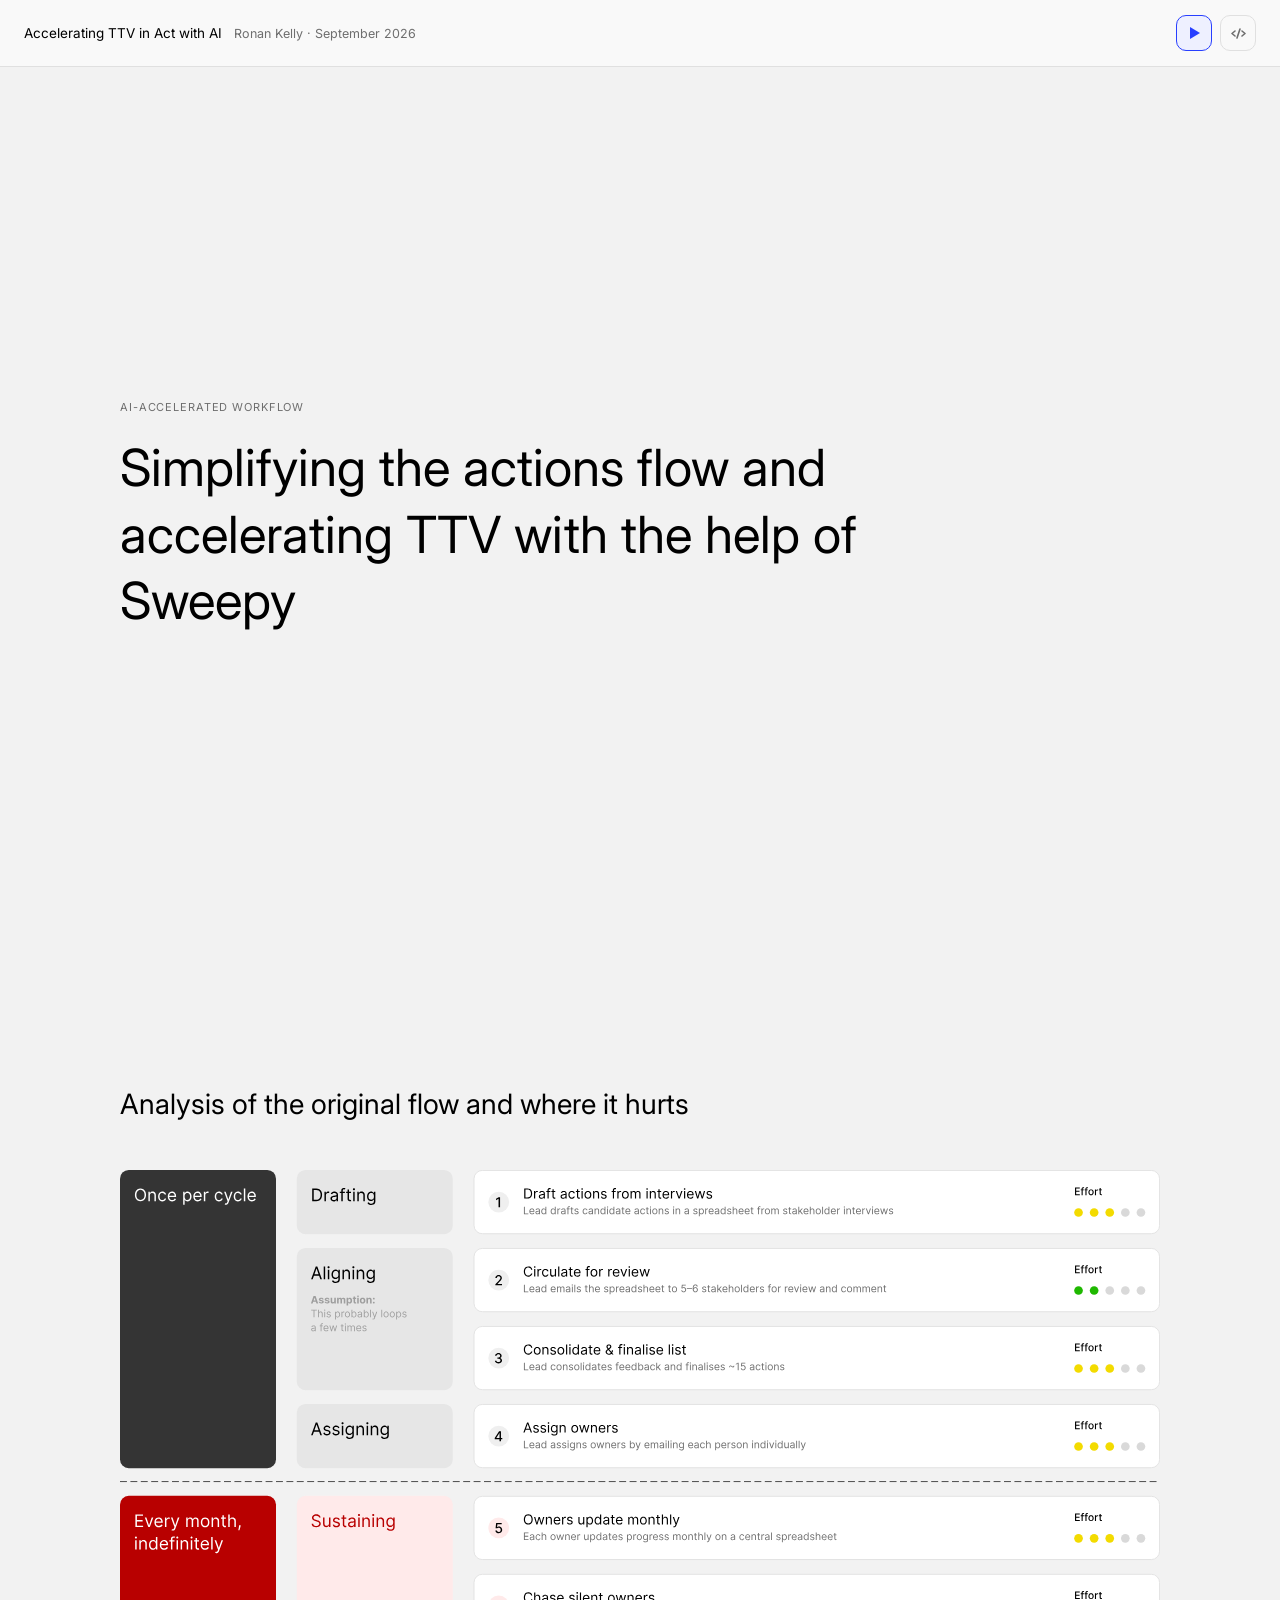
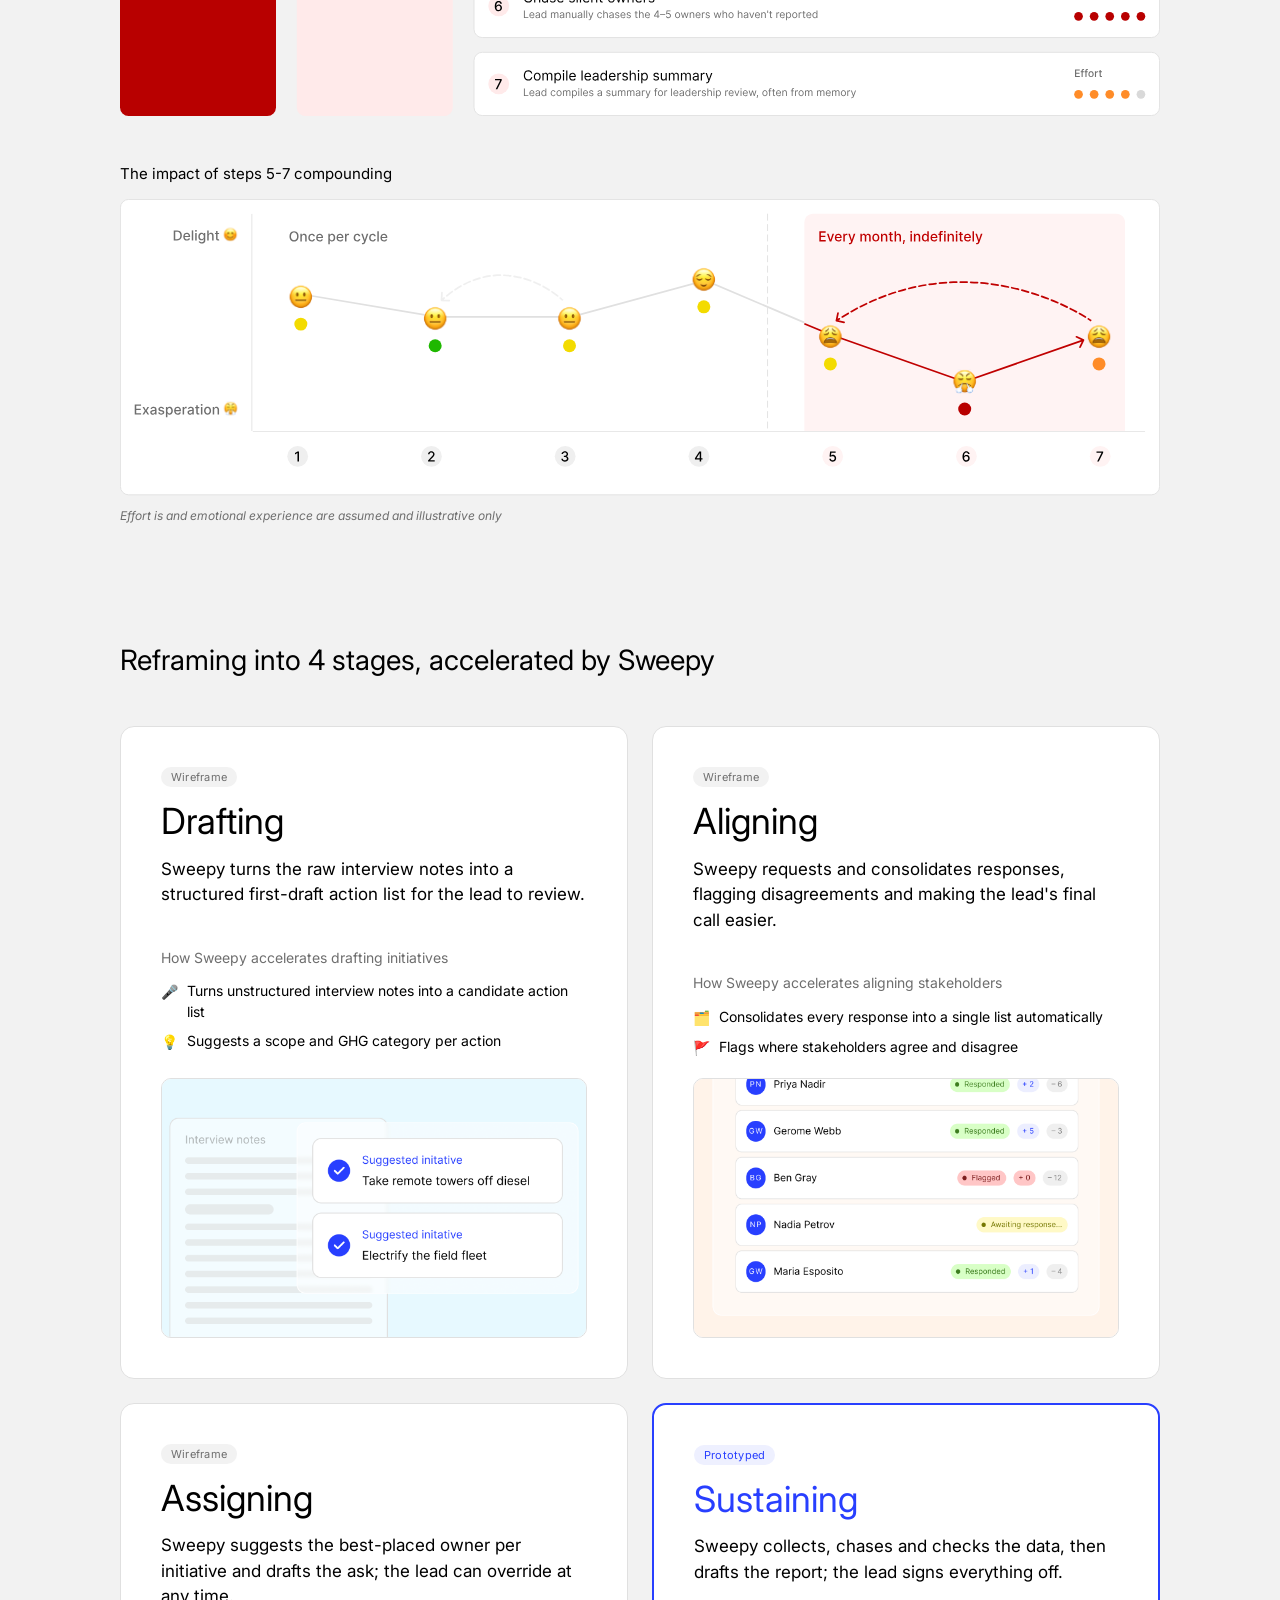
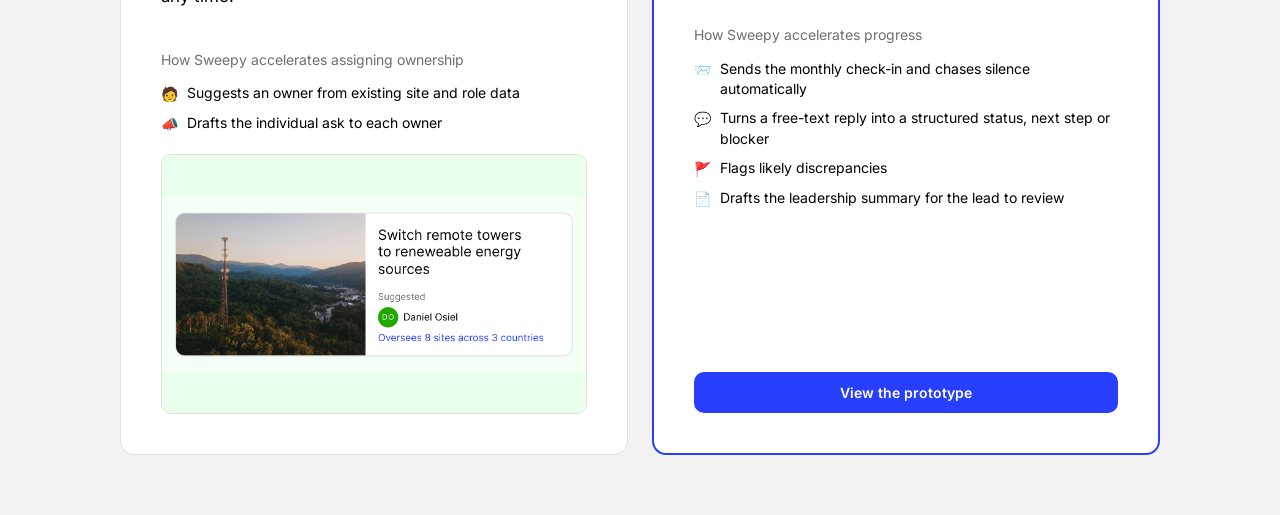
<file: index.html>
<!DOCTYPE html>
<html lang="en">
<head>
<meta charset="UTF-8">
<meta name="viewport" content="width=device-width, initial-scale=1.0">
<title>Accelerating TTV in Act with AI</title>
<link rel="preconnect" href="https://fonts.googleapis.com">
<link rel="preconnect" href="https://fonts.gstatic.com" crossorigin>
<link href="https://fonts.googleapis.com/css2?family=Inter:ital,wght@0,400;0,500;0,700;1,400;1,700&display=swap" rel="stylesheet">
<link rel="stylesheet" href="css/act-view.css?v=fc31">
<style>
:root {
  --primary: #283fff;
  --primary-tint: #eef0ff;
  --black: #000;
  --text-subdued: #6e6e6e;
  --disabled: #bdbdbd;
  --border: #e0e0e0;
  --surface-subdued: #f2f2f2;
  --white: #fff;
  --grass-500: #008113;
  --crop-500: #9a6500;
  --fire-500: #b81f00;
  --fire-400: #ff4d2a;
  --fire-100: #fce6e2;
  --font: 'Inter', -apple-system, BlinkMacSystemFont, 'Helvetica Neue', Arial, sans-serif;
  --shadow-btn: 0 1px 2px rgba(0,0,0,.06);
  --shadow-pop: 0 16px 40px rgba(0,0,0,.10), 0 2px 8px rgba(0,0,0,.05);
  --header-h: 67px;
}

*, *::before, *::after { box-sizing: border-box; }
html { scroll-behavior: smooth; }
body {
  margin: 0;
  font-family: var(--font);
  color: var(--black);
  background: #f2f2f2;
  -webkit-font-smoothing: antialiased;
  padding-top: var(--header-h);
}
h1,h2,h3,h4,h5,h6 { margin: 0; font-weight: 400; }
p { margin: 0; }
ul, ol { margin: 0; padding: 0; }

/* ============================================================
   STICKY HEADER
============================================================ */
.site-header {
  position: fixed;
  top: 0; left: 0; right: 0;
  height: var(--header-h);
  background: #f9f9f9;
  border-bottom: 1px solid var(--border);
  z-index: 200;
  display: flex;
  align-items: center;
  justify-content: space-between;
  padding: 0 24px;
}
.header-left {
  display: flex;
  align-items: baseline;
  gap: 12px;
  min-width: 0;
}
.header-title {
  font-size: 13.5px;
  font-weight: 400;
  color: var(--black);
  white-space: nowrap;
}
.header-byline {
  font-size: 12.5px;
  color: var(--text-subdued);
  white-space: nowrap;
}
.header-right {
  display: flex;
  align-items: center;
  gap: 8px;
  flex: none;
}
.btn-icon {
  width: 36px;
  height: 36px;
  border-radius: 10px;
  border: 1.5px solid var(--border);
  background: transparent;
  color: var(--text-subdued);
  cursor: pointer;
  display: flex;
  align-items: center;
  justify-content: center;
  font-family: var(--font);
  transition: border-color .12s, background .12s, color .12s;
}
.btn-icon--active {
  border-color: var(--primary);
  color: var(--primary);
  background: var(--primary-tint);
}
.btn-icon--inactive {
  pointer-events: none;
  cursor: default;
}

/* ============================================================
   SECTION RHYTHM
============================================================ */
.section {
  padding: 120px 120px 120px;
}
.section-heading {
  font-size: 28px;
  line-height: 1.25;
  font-weight: 400;
  margin-bottom: 48px;
}
.eyebrow {
  font-size: 11px;
  font-weight: 400;
  letter-spacing: .08em;
  text-transform: uppercase;
  color: var(--text-subdued);
}

/* ============================================================
   HERO — 100vh, header is additive on top
============================================================ */
.section-hero {
  height: 100vh;
  display: flex;
  flex-direction: column;
  justify-content: center;
  padding-left: 120px;
  padding-right: 120px;
  overflow: hidden;
}
.hero-eyebrow {
  margin-bottom: 20px;
}
.hero-h1 {
  font-size: clamp(36px, 4vw, 58px);
  line-height: 1.3;
  font-weight: 400;
  max-width: 860px;
}
.hero-h1 em {
  font-style: italic;
}

/* ============================================================
   ANALYSIS SECTION
============================================================ */
.steps-grid {
  display: grid;
  grid-template-columns: 136px 1fr;
  gap: 10px 20px;
  align-items: stretch;
}

/* Swimlane blocks */
.swim-block {
  border-radius: 10px;
  padding: 14px 10px;
  display: flex;
  flex-direction: column;
  min-height: 0;
}
.swim-block--once {
  background: #1c1c1e;
  color: var(--white);
}
.swim-block--repeat {
  background: var(--fire-500);
  color: var(--white);
}
.swim-label {
  font-size: 10.5px;
  font-weight: 400;
  letter-spacing: .05em;
  text-transform: uppercase;
  line-height: 1.4;
  opacity: .85;
  margin-bottom: 8px;
}
.swim-subs {
  flex: 1;
  display: flex;
  flex-direction: column;
  gap: 4px;
}
.swim-sub {
  background: rgba(255,255,255,.13);
  border-radius: 6px;
  padding: 6px 8px;
  font-size: 11.5px;
  font-weight: 600;
  color: rgba(255,255,255,.9);
  display: flex;
  align-items: center;
}
.swim-sub--1 { flex: 1; }
.swim-sub--2 { flex: 2; }
.swim-sub--3 { flex: 3; }
.swim-sub--sustain {
  background: var(--fire-100);
  color: var(--fire-500);
}

/* Step list */
.step-col {
  display: flex;
  flex-direction: column;
  gap: 8px;
}
.step-row {
  display: grid;
  grid-template-columns: 26px 1fr auto;
  align-items: center;
  gap: 12px;
  padding: 14px 16px;
  border: 1px solid var(--border);
  border-radius: 10px;
  background: var(--white);
}
.step-num {
  width: 26px;
  height: 26px;
  border-radius: 999px;
  background: var(--surface-subdued);
  display: inline-flex;
  align-items: center;
  justify-content: center;
  font-size: 12px;
  font-weight: 400;
  flex: none;
}
.step-title {
  font-size: 13.5px;
  font-weight: 400;
  line-height: 1.3;
}
.step-desc {
  font-size: 12.5px;
  color: var(--text-subdued);
  margin-top: 2px;
  line-height: 1.4;
}
.step-effort {
  display: flex;
  flex-direction: column;
  align-items: flex-end;
  gap: 5px;
  flex: none;
}
.effort-label {
  font-size: 10px;
  font-weight: 400;
  letter-spacing: .06em;
  text-transform: uppercase;
  color: var(--text-subdued);
}
.effort-dots {
  display: flex;
  gap: 3px;
  align-items: center;
}
.ed {
  width: 8px;
  height: 8px;
  border-radius: 999px;
  display: inline-block;
}
.ed-empty { background: var(--disabled); }

/* Chart */
.chart-section { margin-top: 48px; }
.chart-heading {
  font-size: 15px;
  font-weight: 400;
  margin-bottom: 16px;
}
.chart-caption {
  font-size: 12px;
  color: var(--text-subdued);
  margin-top: 12px;
  font-style: italic;
}
.emotion-chart { width: 100%; height: auto; display: block; overflow: visible; }

/* ============================================================
   REFRAME SECTION
============================================================ */
.stage-cards {
  display: grid;
  grid-template-columns: repeat(2, 1fr);
  gap: 24px;
}
.stage-card {
  display: flex;
  flex-direction: column;
  gap: 14px;
  border: 1px solid var(--border);
  border-radius: 14px;
  padding: 40px;
  background: var(--white);
}
.stage-card--sustain {
  border-color: var(--primary);
  border-width: 2px;
}
.card-tag {
  display: inline-block;
  padding: 3px 10px;
  border-radius: 999px;
  font-size: 11px;
  font-weight: 400;
  letter-spacing: .02em;
  align-self: flex-start;
}
.card-tag--wireframe {
  background: var(--surface-subdued);
  color: var(--text-subdued);
}
.card-tag--prototyped {
  background: var(--primary-tint);
  color: var(--primary);
}
.card-title {
  font-size: 36px;
  font-weight: 400;
  line-height: 1.15;
}
.card-title--sustain { color: var(--primary); }
.card-desc {
  font-size: 17px;
  line-height: 1.5;
  color: var(--black);
}
.card-caption {
  font-size: 14px;
  color: var(--text-subdued);
  line-height: 1.4;
  margin-top: 26px; /* flex gap(14px) + 26px = 40px from description */
}
.accel-list {
  list-style: none;
  display: flex;
  flex-direction: column;
  gap: 9px;
  flex: 1;
}
.accel-list li {
  display: flex;
  align-items: flex-start;
  gap: 9px;
  font-size: 14px;
  line-height: 1.45;
}
.accel-list li .icon { flex: none; line-height: 1.5; }
.card-fragment {
  border: 1px solid var(--border);
  border-radius: 10px;
  overflow: hidden;
  width: 100%;
  height: 260px;
  margin-top: 6px; /* flex gap(14px) + 6px = 20px from accel-list */
}
.card-fragment img {
  width: 100%;
  height: 100%;
  object-fit: cover;
  object-position: top;
  display: block;
}
.btn-view-proto {
  font-family: var(--font);
  font-size: 14px;
  font-weight: 600;
  background: var(--primary);
  color: var(--white);
  border: none;
  border-radius: 10px;
  padding: 12px 20px;
  cursor: pointer;
  width: 100%;
  margin-top: auto;
  transition: filter .12s;
}
.btn-view-proto:hover { filter: brightness(1.12); }

/* ============================================================
   BROWSER CHROME CONTAINER
============================================================ */
.section-prototype {
  display: none;        /* out of normal flow — the presentation ends at the cards.
                           The "View the prototype" CTA reveals it (JS sets display) */
  position: relative;   /* anchor for the top-right hold-to-exit lock (on the blue) */
  /* wider L/R padding narrows the browser; tighter top/bottom gives it more height */
  padding: calc(var(--header-h) + 24px) 100px 24px;
}
.browser-container {
  display: flex;
  flex-direction: column;
  border: 1px solid #c7cad1;
  border-radius: 14px;
  overflow: hidden;
  box-shadow: var(--shadow-pop), 0 0 30px rgba(0, 0, 0, 0.15);
  height: calc(100vh - var(--header-h) - 48px);
  will-change: transform, opacity;
}
@media (prefers-reduced-motion: reduce) {
  .browser-container {
    opacity: 1 !important;
    transform: none !important;
  }
}
.browser-chrome-bar {
  display: flex;
  align-items: center;
  gap: 12px;
  padding: 10px 16px;
  background: #ececee;
  border-bottom: 1px solid #d5d7db;
}
.traffic-lights { display: flex; gap: 7px; flex: none; }
.tdot {
  width: 11px;
  height: 11px;
  border-radius: 999px;
  display: inline-block;
}
.tdot-r { background: #ff5f56; }
.tdot-y { background: #ffbd2e; }
.tdot-g { background: #27c93f; }
.chrome-divider { width: 1px; height: 16px; background: #d5d7db; flex: none; }
.chrome-nav-btn {
  width: 26px;
  height: 26px;
  border-radius: 999px;
  border: none;
  background: transparent;
  color: #8a8d93;
  cursor: default;
  display: flex;
  align-items: center;
  justify-content: center;
  font-size: 13px;
  flex: none;
}
.chrome-url-bar {
  flex: 1;
  max-width: 400px;
  margin: 0 auto;
  background: var(--white);
  border: 1px solid #d5d7db;
  border-radius: 999px;
  padding: 5px 14px;
  font-size: 12px;
  color: var(--text-subdued);
  font-family: var(--font);
  display: flex;
  align-items: center;
  gap: 7px;
}
.chrome-actions {
  display: flex;
  align-items: center;
  gap: 2px;
  flex: none;
  color: #8a8d93;
}
.chrome-action-btn {
  width: 28px;
  height: 28px;
  display: flex;
  align-items: center;
  justify-content: center;
  border-radius: 6px;
  color: #8a8d93;
  font-size: 14px;
  cursor: default;
}
.browser-body-placeholder {
  flex: 1;
  min-height: 0;
  overflow-y: auto;
  background: #f6f6f7;
  width: 100%;
  /* Keep scrolling inside the app from chaining out to the window (which would
     reverse the reveal animation) — the scroll-lock JS relies on this. */
  overscroll-behavior: contain;
}

/* Hold-to-exit lock. While the prototype is fully in view the page's vertical
   scroll is trapped; this button releases it. 10% white fill, white lock icon,
   with a 20% white fill that sweeps left→right over the 2s press-and-hold. */
.proto-lock {
  position: absolute;
  top: calc(var(--header-h) + 24px);   /* top aligned to the top of the browser chrome window */
  right: 24px;                         /* right edge shares the nav code button's 24px gap to the viewport */
  width: 36px;                         /* match the nav play/code buttons (.btn-icon) */
  height: 36px;
  padding: 0;
  border: none;
  border-radius: 8px;
  background: rgba(255, 255, 255, 0.10);
  display: flex;
  align-items: center;
  justify-content: center;
  overflow: hidden;            /* clips the sweeping fill to the rounded corners */
  cursor: pointer;
  z-index: 20;
  opacity: 0;
  pointer-events: none;
  transition: opacity .3s ease;
  -webkit-tap-highlight-color: transparent;
  touch-action: none;          /* holding must not scroll on touch */
}
.proto-lock.is-visible { opacity: 1; pointer-events: auto; }
.proto-lock-fill {
  position: absolute;
  left: 0; top: 0; bottom: 0;
  width: 0;
  background: rgba(255, 255, 255, 0.20);
  transition: width .18s ease;                 /* quick reset when released early */
}
.proto-lock.is-holding .proto-lock-fill { width: 100%; transition: width 1.7s linear; }
.proto-lock-ico { position: relative; z-index: 1; display: block; }
/* "Hold to exit" caption — 6px below the button, centred on it, fades in with it */
.proto-lock-label {
  position: absolute;
  top: calc(var(--header-h) + 66px);   /* button top (header+24) + 36px height + 6px gap */
  right: 42px;                         /* the button's horizontal centre (24 + 36/2) … */
  transform: translateX(50%);          /* … centre the caption on it, any text width */
  white-space: nowrap;
  line-height: 1;
  font-size: 10px;
  color: #fff;
  opacity: 0;
  pointer-events: none;
  transition: opacity .3s ease;
}
.proto-lock.is-visible + .proto-lock-label { opacity: .5; }

/* Too-small fallback: the prototype is a fixed two-column layout, so below 1050px
   we swap the browser chrome for an outlined box (same 14px rounding, 1px white
   outline, no fill) with a centred prompt. Toggled with .browser-container in the
   1050px media query below; the scroll-reveal JS also bails out at that width. */
.browser-toosmall {
  display: none;
  align-items: center;
  justify-content: center;
  text-align: center;
  height: calc(100vh - var(--header-h) - 48px);
  border: 1px solid #fff;
  border-radius: 14px;
  background: none;
  padding: 24px;
}
.browser-toosmall p {
  font-family: var(--font);
  font-weight: 400;
  font-size: 14px;
  color: #fff;
}
@media (max-width: 1050px) {
  .browser-container { display: none; }
  .browser-toosmall { display: flex; }
  .proto-lock, .proto-lock-label { display: none; }   /* no prototype to lock at this width */
  /* Keep the prototype area blue (matching the scrolled-in state at wide sizes).
     The scroll-reveal JS paints the whole <body> blue, but it bails out at this
     width, so we set the blue statically on the section itself instead — that
     way only the prototype area is blue, not every section. */
  .section-prototype { padding: calc(var(--header-h) + 24px) 24px 24px; background: var(--primary); }
}

/* Tighten the gap between analysis and reframe sections to half */
#section-analysis { padding-bottom: 60px; }
/* reframe is the last section in normal flow (the prototype is revealed on demand),
   so keep a slim 60px of grey below the final cards */
#section-reframe  { padding-top: 60px; padding-bottom: 60px; }

/* Analysis image — cancel the section's horizontal padding so only the
   image's own internal whitespace acts as the visual margin */
.analysis-img {
  display: block;
  width: calc(100% + 240px);
  margin-left: -120px;
}
.section-img {
  display: block;
  width: 100%;
}

/* ============================================================
   RESPONSIVE
============================================================ */
@media (max-width: 1200px) {
  .section { padding: 80px 60px 80px; }
  .section-hero { padding-left: 60px; padding-right: 60px; }
  .analysis-img { width: calc(100% + 120px); margin-left: -60px; }
}
@media (max-width: 960px) {
  .section { padding: 60px 32px 60px; }
  .analysis-img { width: calc(100% + 64px); margin-left: -32px; }
  .section-hero { padding-left: 32px; padding-right: 32px; }
  .steps-grid { grid-template-columns: 1fr; }
  .swim-block { display: none; }
}
@media (max-width: 700px) {
  .stage-cards { grid-template-columns: 1fr; }
}
@media (max-width: 600px) {
  .header-byline { display: none; }
  .header-title { font-size: 12.5px; }
  .analysis-img { width: calc(100% + 40px); margin-left: -20px; }
  .section { padding: 48px 20px 48px; }
  .section-hero { padding-left: 20px; padding-right: 20px; }
}
</style>
</head>
<body>

<!-- ============================================================
     STICKY HEADER
============================================================ -->
<header class="site-header">
  <div class="header-left">
    <span class="header-title">Accelerating TTV in Act with AI</span>
    <span class="header-byline">Ronan Kelly · September 2026</span>
  </div>
  <div class="header-right">
    <button class="btn-icon btn-icon--active" id="btn-play" aria-label="Scroll to top">
      <svg width="14" height="14" viewBox="0 0 14 14" fill="currentColor">
        <polygon points="3,1 13,7 3,13"/>
      </svg>
    </button>
    <a href="repo.html" class="btn-icon" title="Repo" aria-label="View code repository">
      <svg width="15" height="15" viewBox="0 0 15 15" fill="none" stroke="currentColor" stroke-width="1.6" stroke-linecap="round" stroke-linejoin="round">
        <polyline points="4,5 1,7.5 4,10"/>
        <polyline points="11,5 14,7.5 11,10"/>
        <line x1="9" y1="3" x2="6" y2="12"/>
      </svg>
    </a>
  </div>
</header>

<!-- ============================================================
     HERO
============================================================ -->
<section class="section-hero">
  <p class="eyebrow hero-eyebrow">AI-accelerated workflow</p>
  <h1 class="hero-h1">Simplifying the actions flow and accelerating TTV with the help of Sweepy</h1>
</section>

<!-- ============================================================
     ANALYSIS OF THE ORIGINAL FLOW
============================================================ -->
<section class="section" id="section-analysis">
  <h2 class="section-heading">Analysis of the original flow and where it hurts</h2>
  <img src="build%20images/Swimlanes.svg" alt="Analysis of the original flow — swimlane and step list" class="section-img">

  <div class="steps-grid" style="display:none">

    <!-- Swimlane — Once per cycle (steps 1–4) -->
    <div class="swim-block swim-block--once">
      <div class="swim-label">Once per cycle</div>
      <div class="swim-subs">
        <div class="swim-sub swim-sub--1">Drafting</div>
        <div class="swim-sub swim-sub--2">Aligning</div>
        <div class="swim-sub swim-sub--1">Assigning</div>
      </div>
    </div>

    <!-- Steps 1–4 -->
    <div class="step-col">
      <div class="step-row">
        <span class="step-num">1</span>
        <div>
          <div class="step-title">Draft actions from interviews</div>
          <div class="step-desc">Lead drafts candidate actions in a spreadsheet from stakeholder interviews</div>
        </div>
        <div class="step-effort">
          <span class="effort-label">Effort</span>
          <div class="effort-dots">
            <span class="ed" style="background:var(--crop-500)"></span>
            <span class="ed" style="background:var(--crop-500)"></span>
            <span class="ed" style="background:var(--crop-500)"></span>
            <span class="ed ed-empty"></span>
            <span class="ed ed-empty"></span>
          </div>
        </div>
      </div>
      <div class="step-row">
        <span class="step-num">2</span>
        <div>
          <div class="step-title">Circulate for review</div>
          <div class="step-desc">Lead emails the spreadsheet to 5–6 stakeholders for review and comment</div>
        </div>
        <div class="step-effort">
          <span class="effort-label">Effort</span>
          <div class="effort-dots">
            <span class="ed" style="background:var(--grass-500)"></span>
            <span class="ed" style="background:var(--grass-500)"></span>
            <span class="ed ed-empty"></span>
            <span class="ed ed-empty"></span>
            <span class="ed ed-empty"></span>
          </div>
        </div>
      </div>
      <div class="step-row">
        <span class="step-num">3</span>
        <div>
          <div class="step-title">Consolidate &amp; finalise list</div>
          <div class="step-desc">Lead consolidates feedback and finalises ~15 actions</div>
        </div>
        <div class="step-effort">
          <span class="effort-label">Effort</span>
          <div class="effort-dots">
            <span class="ed" style="background:var(--crop-500)"></span>
            <span class="ed" style="background:var(--crop-500)"></span>
            <span class="ed" style="background:var(--crop-500)"></span>
            <span class="ed ed-empty"></span>
            <span class="ed ed-empty"></span>
          </div>
        </div>
      </div>
      <div class="step-row">
        <span class="step-num">4</span>
        <div>
          <div class="step-title">Assign owners</div>
          <div class="step-desc">Lead assigns owners by emailing each person individually</div>
        </div>
        <div class="step-effort">
          <span class="effort-label">Effort</span>
          <div class="effort-dots">
            <span class="ed" style="background:var(--grass-500)"></span>
            <span class="ed" style="background:var(--grass-500)"></span>
            <span class="ed ed-empty"></span>
            <span class="ed ed-empty"></span>
            <span class="ed ed-empty"></span>
          </div>
        </div>
      </div>
    </div>

    <!-- Swimlane — Every month, indefinitely (steps 5–7) -->
    <div class="swim-block swim-block--repeat">
      <div class="swim-label">Every month, indefinitely</div>
      <div class="swim-subs">
        <div class="swim-sub swim-sub--3 swim-sub--sustain">Sustaining</div>
      </div>
    </div>

    <!-- Steps 5–7 -->
    <div class="step-col">
      <div class="step-row">
        <span class="step-num">5</span>
        <div>
          <div class="step-title">Owners update monthly</div>
          <div class="step-desc">Each owner updates progress monthly on a central spreadsheet</div>
        </div>
        <div class="step-effort">
          <span class="effort-label">Effort</span>
          <div class="effort-dots">
            <span class="ed" style="background:var(--grass-500)"></span>
            <span class="ed" style="background:var(--grass-500)"></span>
            <span class="ed ed-empty"></span>
            <span class="ed ed-empty"></span>
            <span class="ed ed-empty"></span>
          </div>
        </div>
      </div>
      <div class="step-row">
        <span class="step-num">6</span>
        <div>
          <div class="step-title">Chase silent owners</div>
          <div class="step-desc">Lead manually chases the 4–5 owners who haven't reported</div>
        </div>
        <div class="step-effort">
          <span class="effort-label">Effort</span>
          <div class="effort-dots">
            <span class="ed" style="background:var(--fire-500)"></span>
            <span class="ed" style="background:var(--fire-500)"></span>
            <span class="ed" style="background:var(--fire-500)"></span>
            <span class="ed" style="background:var(--fire-500)"></span>
            <span class="ed" style="background:var(--fire-500)"></span>
          </div>
        </div>
      </div>
      <div class="step-row">
        <span class="step-num">7</span>
        <div>
          <div class="step-title">Compile leadership summary</div>
          <div class="step-desc">Lead compiles a summary for leadership review, often from memory</div>
        </div>
        <div class="step-effort">
          <span class="effort-label">Effort</span>
          <div class="effort-dots">
            <span class="ed" style="background:var(--fire-400)"></span>
            <span class="ed" style="background:var(--fire-400)"></span>
            <span class="ed" style="background:var(--fire-400)"></span>
            <span class="ed" style="background:var(--fire-400)"></span>
            <span class="ed ed-empty"></span>
          </div>
        </div>
      </div>
    </div>
  </div><!-- /steps-grid -->

  <!-- Compounding impact chart -->
  <div class="chart-section">
    <h3 class="chart-heading">The impact of steps 5-7 compounding</h3>

    <img src="build%20images/Chart.svg" alt="Compounding impact chart — emotion and effort across steps 1–7" class="section-img">
    <p class="chart-caption">Effort is and emotional experience are assumed and illustrative only</p>
  </div>
</section>

<!-- ============================================================
     REFRAMING INTO 4 STAGES
============================================================ -->
<section class="section" id="section-reframe">
  <h2 class="section-heading">Reframing into 4 stages, accelerated by Sweepy</h2>

  <div class="stage-cards">

    <!-- Drafting -->
    <div class="stage-card">
      <span class="card-tag card-tag--wireframe">Wireframe</span>
      <h3 class="card-title">Drafting</h3>
      <p class="card-desc">Sweepy turns the raw interview notes into a structured first-draft action list for the lead to review.</p>
      <p class="card-caption">How Sweepy accelerates drafting initiatives</p>
      <ul class="accel-list">
        <li><span class="icon">🎤</span><span>Turns unstructured interview notes into a candidate action list</span></li>
        <li><span class="icon">💡</span><span>Suggests a scope and GHG category per action</span></li>
      </ul>
      <div class="card-fragment">
        <img src="build%20images/Card%201.png" alt="Wireframe showing Sweepy turning interview notes into a draft action list" loading="lazy">
      </div>
    </div>

    <!-- Aligning -->
    <div class="stage-card">
      <span class="card-tag card-tag--wireframe">Wireframe</span>
      <h3 class="card-title">Aligning</h3>
      <p class="card-desc">Sweepy requests and consolidates responses, flagging disagreements and making the lead's final call easier.</p>
      <p class="card-caption">How Sweepy accelerates aligning stakeholders</p>
      <ul class="accel-list">
        <li><span class="icon">🗂️</span><span>Consolidates every response into a single list automatically</span></li>
        <li><span class="icon">🚩</span><span>Flags where stakeholders agree and disagree</span></li>
      </ul>
      <div class="card-fragment">
        <img src="build%20images/Card%202.png" alt="Wireframe showing Sweepy consolidating stakeholder responses" loading="lazy">
      </div>
    </div>

    <!-- Assigning -->
    <div class="stage-card">
      <span class="card-tag card-tag--wireframe">Wireframe</span>
      <h3 class="card-title">Assigning</h3>
      <p class="card-desc">Sweepy suggests the best-placed owner per initiative and drafts the ask; the lead can override at any time.</p>
      <p class="card-caption">How Sweepy accelerates assigning ownership</p>
      <ul class="accel-list">
        <li><span class="icon">🧑</span><span>Suggests an owner from existing site and role data</span></li>
        <li><span class="icon">📣</span><span>Drafts the individual ask to each owner</span></li>
      </ul>
      <div class="card-fragment">
        <img src="build%20images/Card%203.png" alt="Wireframe showing Sweepy suggesting owners and drafting assignment messages" loading="lazy">
      </div>
    </div>

    <!-- Sustaining — heroed -->
    <div class="stage-card stage-card--sustain">
      <span class="card-tag card-tag--prototyped">Prototyped</span>
      <h3 class="card-title card-title--sustain">Sustaining</h3>
      <p class="card-desc">Sweepy collects, chases and checks the data, then drafts the report; the lead signs everything off.</p>
      <p class="card-caption">How Sweepy accelerates progress</p>
      <ul class="accel-list">
        <li><span class="icon">📨</span><span>Sends the monthly check-in and chases silence automatically</span></li>
        <li><span class="icon">💬</span><span>Turns a free-text reply into a structured status, next step or blocker</span></li>
        <li><span class="icon">🚩</span><span>Flags likely discrepancies</span></li>
        <li><span class="icon">📄</span><span>Drafts the leadership summary for the lead to review</span></li>
      </ul>
      <button class="btn-view-proto" id="btn-view-proto">View the prototype</button>
    </div>

  </div><!-- /stage-cards -->
</section>

<!-- ============================================================
     BROWSER CHROME CONTAINER (empty — prototype to come)
============================================================ -->
<section class="section-prototype" id="section-prototype">
  <div class="browser-container" id="browser-container">

    <!-- Chrome bar — this is the element the IntersectionObserver watches -->
    <div class="browser-chrome-bar" id="chrome-bar">
      <div class="traffic-lights">
        <span class="tdot tdot-r"></span>
        <span class="tdot tdot-y"></span>
        <span class="tdot tdot-g"></span>
      </div>
      <div class="chrome-divider"></div>
      <!-- Sidebar toggle -->
      <button class="chrome-nav-btn" aria-label="Sidebar" tabindex="-1">
        <svg width="14" height="14" viewBox="0 0 14 14" fill="none" stroke="currentColor" stroke-width="1.5" stroke-linecap="round">
          <rect x="1" y="1" width="12" height="12" rx="2"/>
          <line x1="5" y1="1" x2="5" y2="13"/>
        </svg>
      </button>
      <!-- Back / Forward -->
      <button class="chrome-nav-btn" aria-label="Back" tabindex="-1">
        <svg width="12" height="12" viewBox="0 0 12 12" fill="none" stroke="currentColor" stroke-width="1.8" stroke-linecap="round" stroke-linejoin="round">
          <polyline points="8,2 4,6 8,10"/>
        </svg>
      </button>
      <button class="chrome-nav-btn" aria-label="Forward" tabindex="-1">
        <svg width="12" height="12" viewBox="0 0 12 12" fill="none" stroke="currentColor" stroke-width="1.8" stroke-linecap="round" stroke-linejoin="round">
          <polyline points="4,2 8,6 4,10"/>
        </svg>
      </button>
    </div><!-- /chrome-bar -->

    <!-- Act view mounts here (JS injects .act-view; this div is the scroll viewport) -->
    <div class="browser-body-placeholder" id="act-root" aria-label="Act view — high-fidelity prototype"></div>

  </div><!-- /browser-container -->

  <!-- Hold-to-exit lock, pinned to the top-right of the blue container (beside the
       window): while the prototype is in view the page scroll is trapped; press & hold
       ~1.7s to release it and scroll back up to the 4-stage cards. -->
  <button class="proto-lock" id="proto-lock" type="button" aria-label="Press and hold to exit the prototype">
    <span class="proto-lock-fill" aria-hidden="true"></span>
    <svg class="proto-lock-ico" width="16" height="16" viewBox="0 0 24 24" fill="none" stroke="#fff" stroke-width="2" stroke-linecap="round" stroke-linejoin="round" aria-hidden="true">
      <path d="M6 6l12 12M18 6L6 18"/>
    </svg>
  </button>
  <span class="proto-lock-label" aria-hidden="true">Hold to exit</span>

  <!-- Fallback shown below 1050px, where the fixed two-column prototype can't fit -->
  <div class="browser-toosmall" id="browser-toosmall">
    <p>Your browser is too small to view the prototype. Please make it bigger</p>
  </div>
</section>

<script>
(function () {
  'use strict';

  // 1. Play button — smooth scroll to top
  var btnPlay = document.getElementById('btn-play');
  if (btnPlay) {
    btnPlay.addEventListener('click', function () {
      window.scrollTo({ top: 0, behavior: 'smooth' });
    });
  }

  // 2. "View the prototype" button — wired further down, once the scroll-lock helpers
  //    (smoothScrollTo) exist, so the reveal can't lock the page mid-scroll.
  var btnViewProto = document.getElementById('btn-view-proto');
  var browserContainer = document.getElementById('browser-container');
  var sectionProto = document.getElementById('section-prototype');

  // Shared: below this width the chrome is hidden and the too-small fallback shows.
  var tooSmallMq = window.matchMedia('(max-width: 1050px)');

  // 3. Scroll-driven reveal animation for browser container.
  //    Progress: 0 when container top hits viewport bottom, 1 when container is fully in view.
  var prefersReducedMotion = window.matchMedia
    ? window.matchMedia('(prefers-reduced-motion: reduce)').matches
    : false;

  // Prototype scroll-lock state (see the "hold to exit" block at the end).
  var locked = false;
  var lockedScrollY = 0;
  var programmatic = false;   // true during our own smooth scrolls — defer locking
  var protoShown = false;     // prototype is display:none until the CTA reveals it

  if (browserContainer) {
    if (prefersReducedMotion) {
      browserContainer.style.opacity = '1';
      browserContainer.style.transform = 'none';
    } else {
      var wasInView = false;
      // Below 1050px the chrome is hidden and the too-small fallback shows instead;
      // skip the reveal maths (a display:none container reports a zero-height rect,
      // which would otherwise clamp progress to 1 and paint the whole page blue) and
      // hand the background back to the stylesheet default.
      function updateBrowserAnim() {
        // While locked the page can't scroll, so freeze the reveal at its settled
        // state (engageLock() already snapped it to fully-in) and keep the blue bg.
        if (locked) return;
        // The prototype is out of flow until the CTA reveals it — keep the page grey.
        if (!protoShown) { document.body.style.backgroundColor = ''; return; }
        if (tooSmallMq.matches) { document.body.style.backgroundColor = ''; return; }
        var rect = browserContainer.getBoundingClientRect();
        var vh = window.innerHeight;
        var progress = Math.min(1, Math.max(0, (vh - rect.top) / rect.height));

        // Browser chrome
        browserContainer.style.opacity = progress;
        browserContainer.style.transform =
          'translateY(' + (24 * (1 - progress)).toFixed(2) + 'px) rotateZ(' + (-2 * (1 - progress)).toFixed(3) + 'deg)';

        // Background: #f2f2f2 → #283FFF (rgb: 242,242,242 → 40,63,255)
        var r = Math.round(242 - 202 * progress);
        var g = Math.round(242 - 179 * progress);
        var b = Math.round(242 + 13 * progress);
        document.body.style.backgroundColor = 'rgb(' + r + ',' + g + ',' + b + ')';

        // Bidirectional signal to act-view.js — fires each time progress crosses the threshold
        if (progress >= 1 && !wasInView) {
          wasInView = true;
          document.dispatchEvent(new CustomEvent('av-browser-ready'));
        } else if (progress < 0.1 && wasInView) {
          wasInView = false;
          document.dispatchEvent(new CustomEvent('av-browser-reset'));
        }
      }

      var ticking = false;
      window.addEventListener('scroll', function () {
        if (!ticking) {
          requestAnimationFrame(function () {
            updateBrowserAnim();
            ticking = false;
          });
          ticking = true;
        }
      }, { passive: true });

      // Recompute when crossing the 1050px threshold (resize into/out of fallback)
      tooSmallMq.addEventListener('change', updateBrowserAnim);

      // Run immediately, then again after two frames to catch browser scroll-restoration
      updateBrowserAnim();
      requestAnimationFrame(function () {
        requestAnimationFrame(function () { updateBrowserAnim(); });
      });
    }

    // 4. Prototype scroll-lock — "hold to exit".
    //    Once the chrome is fully in view the window's vertical scroll is trapped, so an
    //    accidental over-scroll inside the app can no longer reverse the reveal and leave
    //    it half-faded/rotated. The app still scrolls internally. The only way out is a
    //    ~1.7s press-and-hold on the lock button, which releases the trap and smooth-
    //    scrolls back up to the top of the 4-stage cards.
    var actRoot = document.getElementById('act-root');
    var lockBtn = document.getElementById('proto-lock');
    var sectionReframe = document.getElementById('section-reframe');
    var headerH = parseInt(getComputedStyle(document.documentElement).getPropertyValue('--header-h'), 10) || 67;
    var holdTimer = null;

    function engageLock() {
      if (locked || tooSmallMq.matches || programmatic) return;
      locked = true;
      lockedScrollY = window.pageYOffset;
      // Snap the reveal to its finished state so locking can't freeze it mid-animation.
      browserContainer.style.opacity = '1';
      browserContainer.style.transform = 'none';
      document.body.style.backgroundColor = 'rgb(40,63,255)';
      if (lockBtn) lockBtn.classList.add('is-visible');
    }
    function releaseLock() {
      if (!locked) return;
      locked = false;
      if (holdTimer) { clearTimeout(holdTimer); holdTimer = null; }
      if (lockBtn) { lockBtn.classList.remove('is-visible'); lockBtn.classList.remove('is-holding'); }
      // Animated mode repaints the bg as it scrolls away; reduced motion needs a reset.
      if (prefersReducedMotion) document.body.style.backgroundColor = '';
    }
    // Re-pin to the fresh canonical framing (used after a resize, where the old
    // lockedScrollY and the 100vh-based container height no longer line up).
    function resettleLock() {
      var y = sectionProto.getBoundingClientRect().top + window.pageYOffset;
      locked = false;                 // allow the corrective jump
      window.scrollTo(0, y);
      lockedScrollY = window.pageYOffset;
      locked = true;
      browserContainer.style.opacity = '1';
      browserContainer.style.transform = 'none';
      document.body.style.backgroundColor = 'rgb(40,63,255)';
      if (lockBtn) lockBtn.classList.add('is-visible');
    }
    // Smooth-scroll to a target and run onSettle only once we've actually REACHED it.
    // (The previous version settled when the position was unchanged for 3 frames — but
    //  right after display:block the browser can take a few frames to start the smooth
    //  scroll, so that check fired at the pre-scroll position and locked the page there:
    //  blue background, no scroll. Intermittent, timing-dependent. This waits for the
    //  target, with a ~3s frame-cap safety net and an exact final snap.)
    function smoothScrollTo(targetY, onSettle) {
      programmatic = true;
      var maxY = Math.max(0, document.documentElement.scrollHeight - window.innerHeight);
      targetY = Math.max(0, Math.min(targetY, maxY));   // clamp so "reached" can be exact
      window.scrollTo({ top: targetY, behavior: 'smooth' });
      var frames = 0;
      (function settle() {
        frames++;
        if (Math.abs(window.pageYOffset - targetY) <= 2 || frames > 180) {
          window.scrollTo(0, targetY);   // guarantee the exact final position
          programmatic = false;
          if (onSettle) onSettle();
          return;
        }
        requestAnimationFrame(settle);
      })();
    }
    function exitPrototype() {
      releaseLock();
      // Return to the pre-prototype state: scrolled to the bottom of the presentation
      // (last cards + 60px grey visible), prototype still shown during the scroll so the
      // reveal plays out in reverse, then taken back out of flow. This lands exactly at
      // the no-prototype page bottom, so hiding it can't jump the page.
      var y = Math.max(0, sectionProto.offsetTop - window.innerHeight);
      smoothScrollTo(y, function () {
        sectionProto.style.display = 'none';
        protoShown = false;
      });
    }

    // The CTA is the ONLY way in: the prototype is display:none in normal flow (so the
    // presentation stops at the cards). Put it in flow, auto-scroll in, then lock.
    if (btnViewProto && sectionProto) {
      btnViewProto.addEventListener('click', function () {
        if (protoShown) return;
        sectionProto.style.display = 'block';
        protoShown = true;
        // Pre-set the pre-reveal state so the window doesn't flash fully-visible for a
        // frame before the scroll-in animates it (skip under reduced motion).
        if (!prefersReducedMotion) {
          browserContainer.style.opacity = '0';
          browserContainer.style.transform = 'translateY(24px) rotateZ(-2deg)';
        }
        smoothScrollTo(sectionProto.getBoundingClientRect().top + window.pageYOffset, engageLock);
      });
    }

    // Trap window scrolling while locked, but let the app scroll internally
    // (overscroll-behavior:contain on #act-root stops it chaining out).
    window.addEventListener('wheel', function (e) {
      if (!locked) return;
      if (actRoot && actRoot.contains(e.target)) return;
      e.preventDefault();
    }, { passive: false });
    window.addEventListener('touchmove', function (e) {
      if (!locked) return;
      if (actRoot && actRoot.contains(e.target)) return;
      e.preventDefault();
    }, { passive: false });
    var SCROLL_KEYS = { ArrowUp: 1, ArrowDown: 1, PageUp: 1, PageDown: 1, Home: 1, End: 1, ' ': 1, Spacebar: 1 };
    window.addEventListener('keydown', function (e) {
      if (!locked || !SCROLL_KEYS[e.key]) return;
      if (actRoot && actRoot.contains(document.activeElement)) return;
      e.preventDefault();
    });
    // Safety net: snap back if anything (scrollbar drag, momentum) moves the window.
    window.addEventListener('scroll', function () {
      if (locked && window.pageYOffset !== lockedScrollY) window.scrollTo(0, lockedScrollY);
    }, { passive: true });

    // (No scroll-based auto-lock: the prototype can only be entered via the CTA, which
    // reveals it and locks on arrival — so there's no natural scroll-in to jitter.)

    // Never trap below 1050px, where the chrome is replaced by the fallback.
    tooSmallMq.addEventListener('change', function () { if (tooSmallMq.matches) releaseLock(); });

    // Keep the prototype correctly framed if the window is resized while it's open.
    // Without this the page stays pinned to a now-stale offset and drifts out of frame;
    // below 1050px we release so the too-small fallback takes over, and re-settle/re-lock
    // when it grows back. Throttled to one correction per frame.
    var resizeRaf = null;
    window.addEventListener('resize', function () {
      if (!protoShown || programmatic || resizeRaf) return;
      resizeRaf = requestAnimationFrame(function () {
        resizeRaf = null;
        if (!protoShown || programmatic) return;
        if (tooSmallMq.matches) { releaseLock(); return; }
        resettleLock();
      });
    });

    // Press-and-hold interaction (pointer events cover mouse + touch).
    if (lockBtn) {
      lockBtn.addEventListener('pointerdown', function (e) {
        if (!locked) return;
        e.preventDefault();
        if (lockBtn.setPointerCapture) { try { lockBtn.setPointerCapture(e.pointerId); } catch (err) {} }
        lockBtn.classList.add('is-holding');
        holdTimer = setTimeout(function () { holdTimer = null; exitPrototype(); }, 1700);
      });
      function endHold() {
        if (holdTimer) { clearTimeout(holdTimer); holdTimer = null; }
        lockBtn.classList.remove('is-holding');
      }
      lockBtn.addEventListener('pointerup', endHold);
      lockBtn.addEventListener('pointercancel', endHold);
    }
  }
}());
</script>

<!-- Act view — high-fidelity prototype (fills the browser chrome above) -->
<script src="js/act-view.js?v=fc31" defer></script>

</body>
</html>
</file>
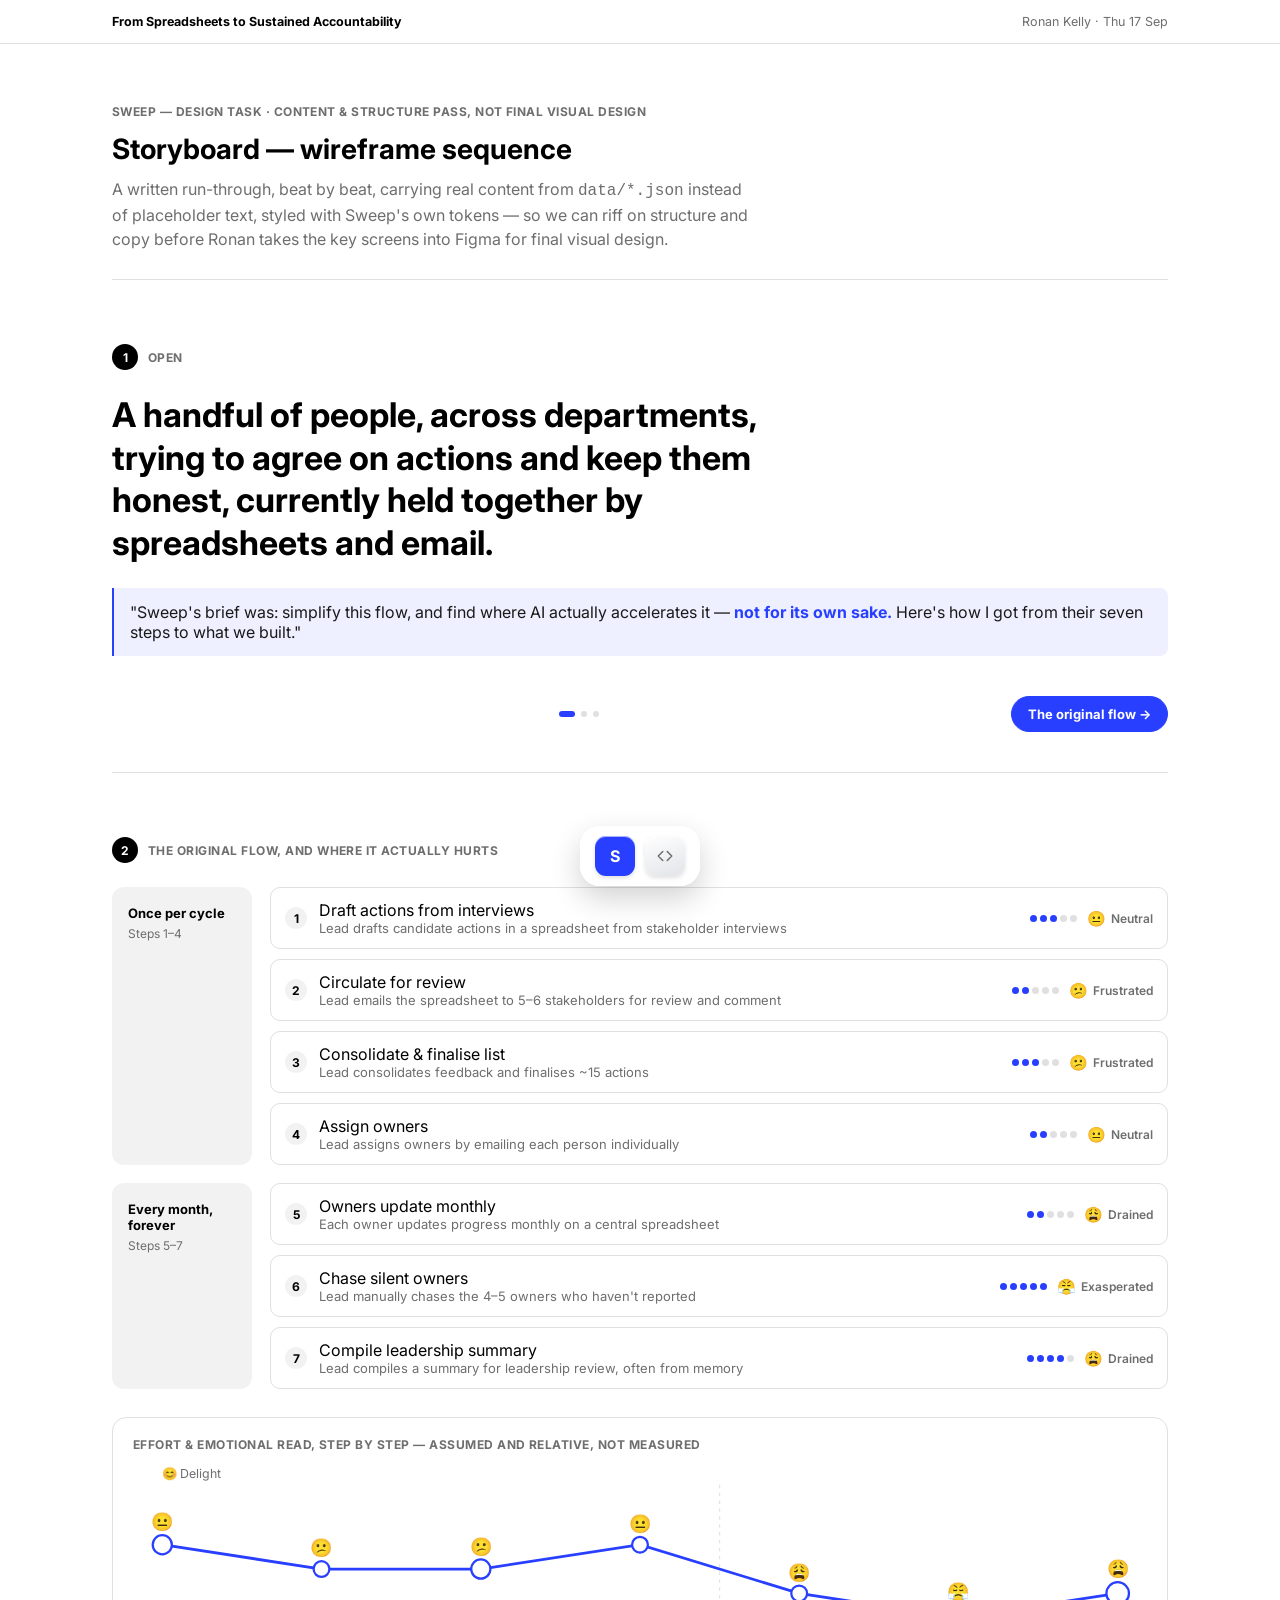
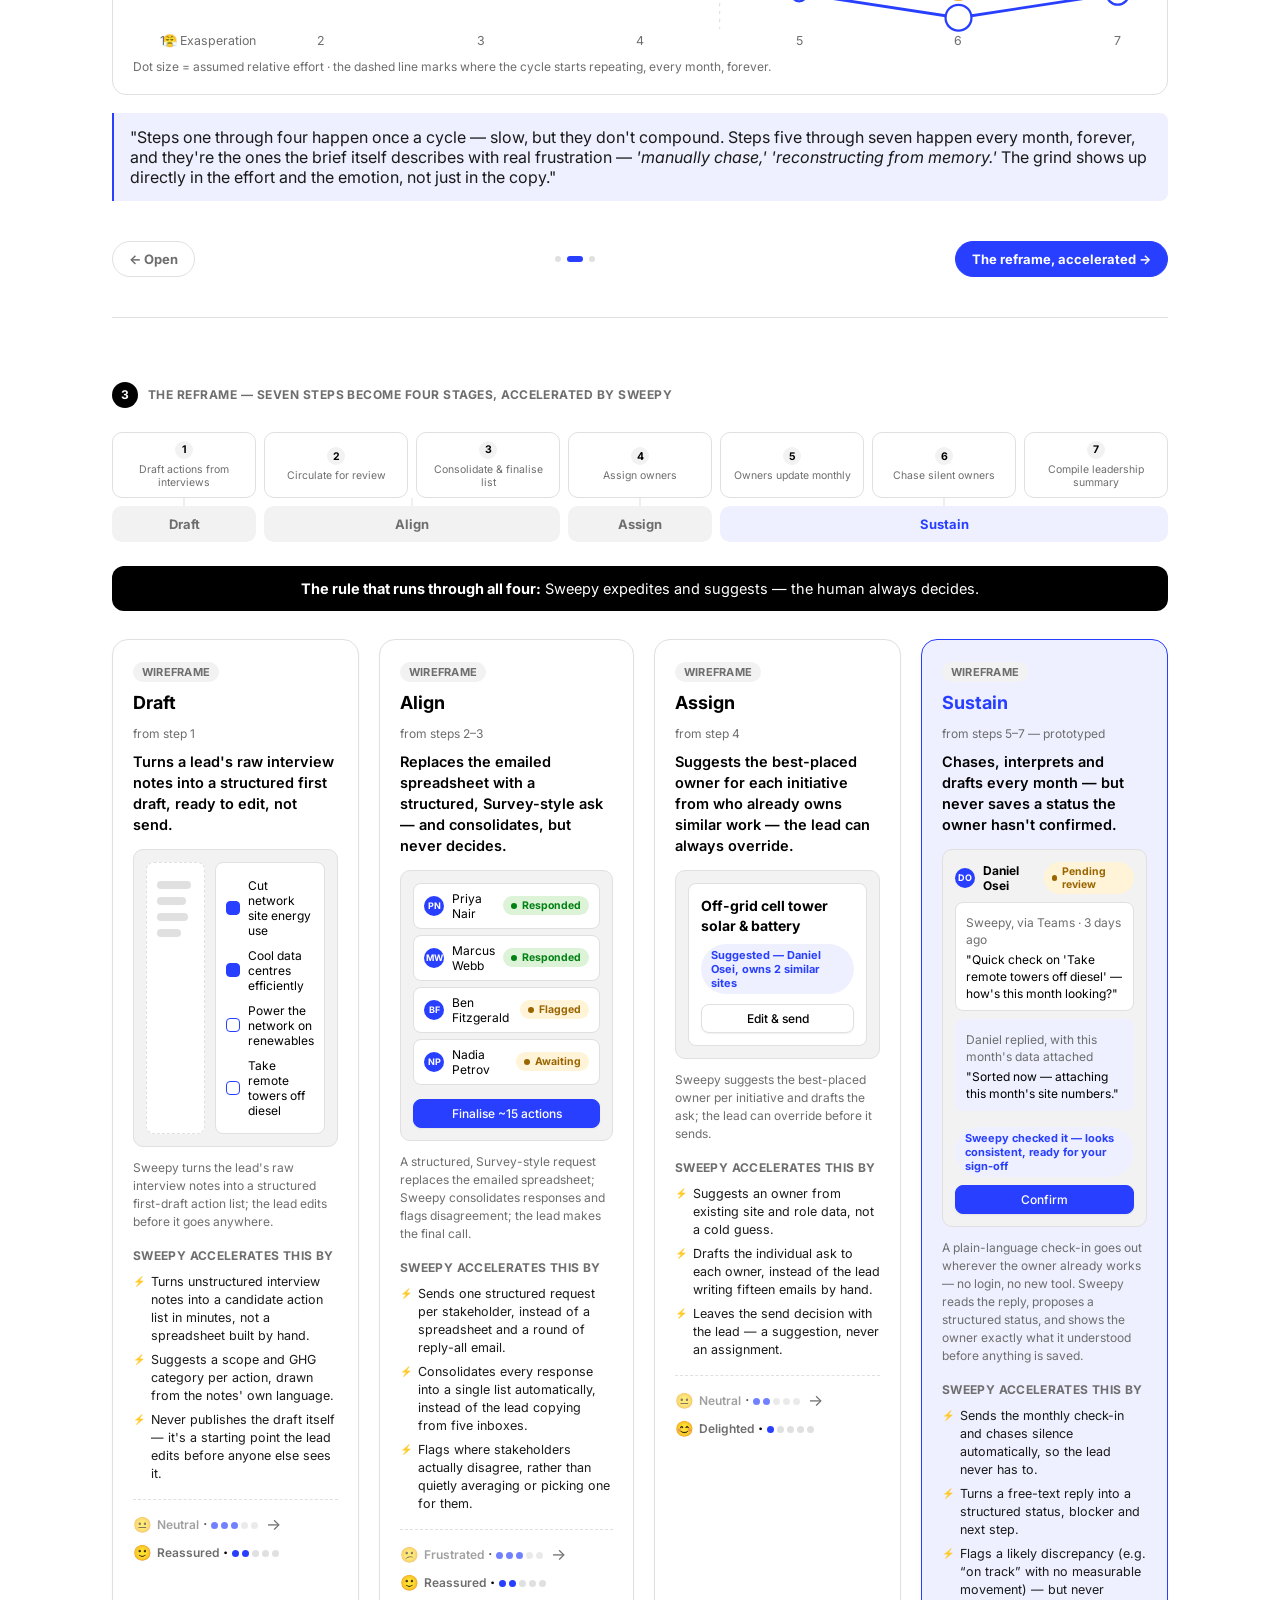
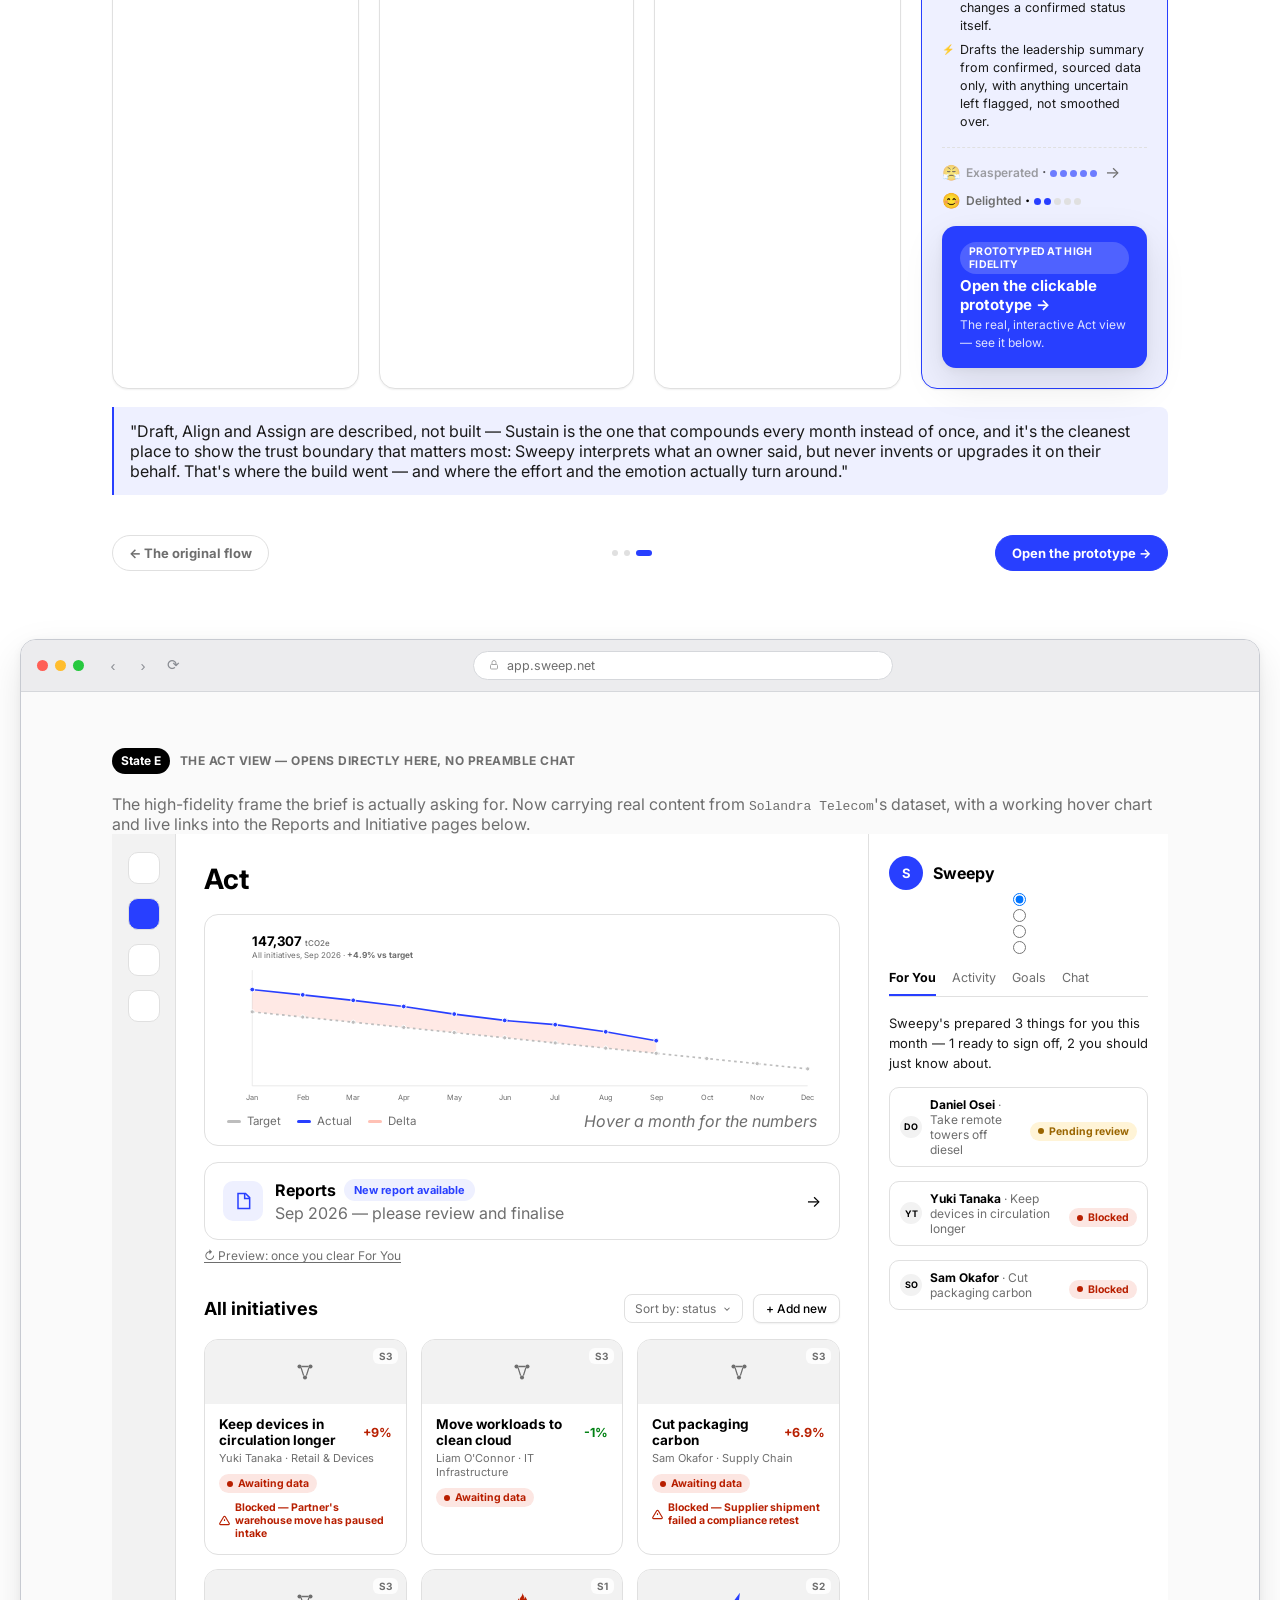
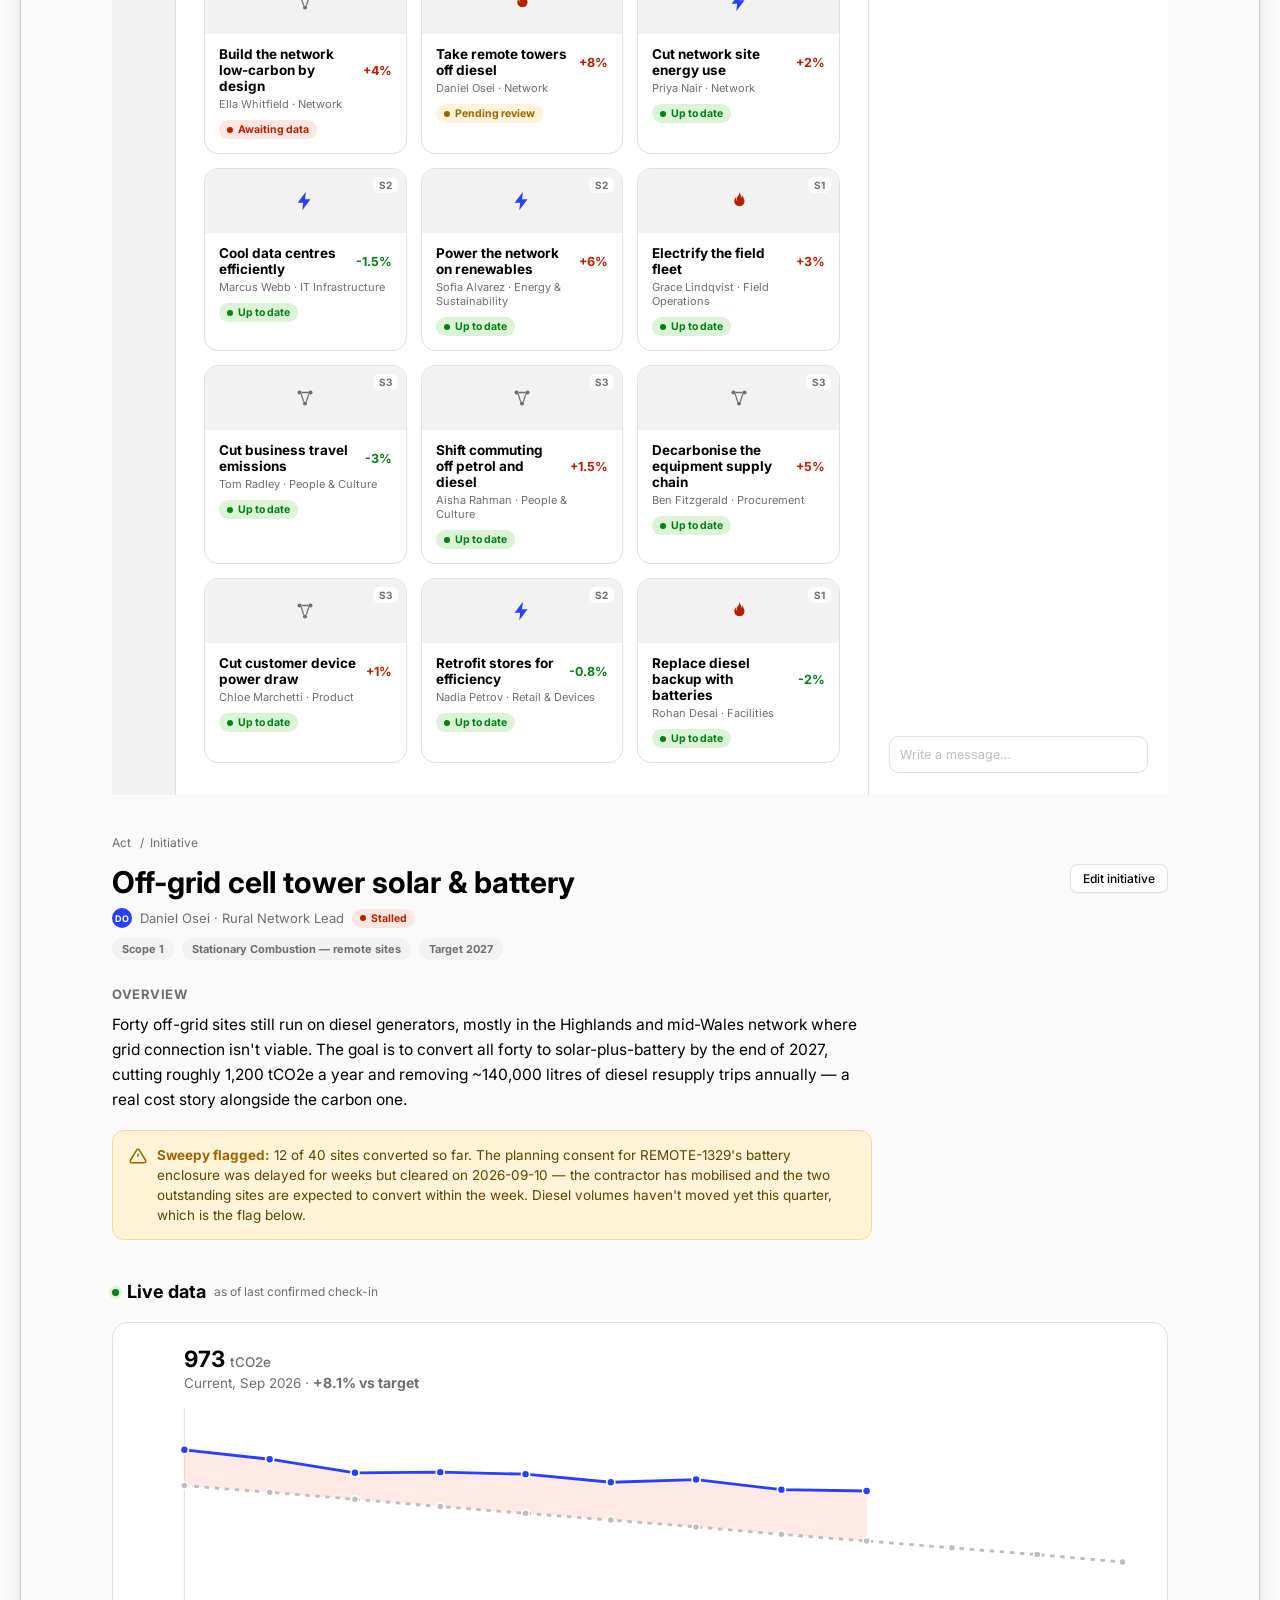
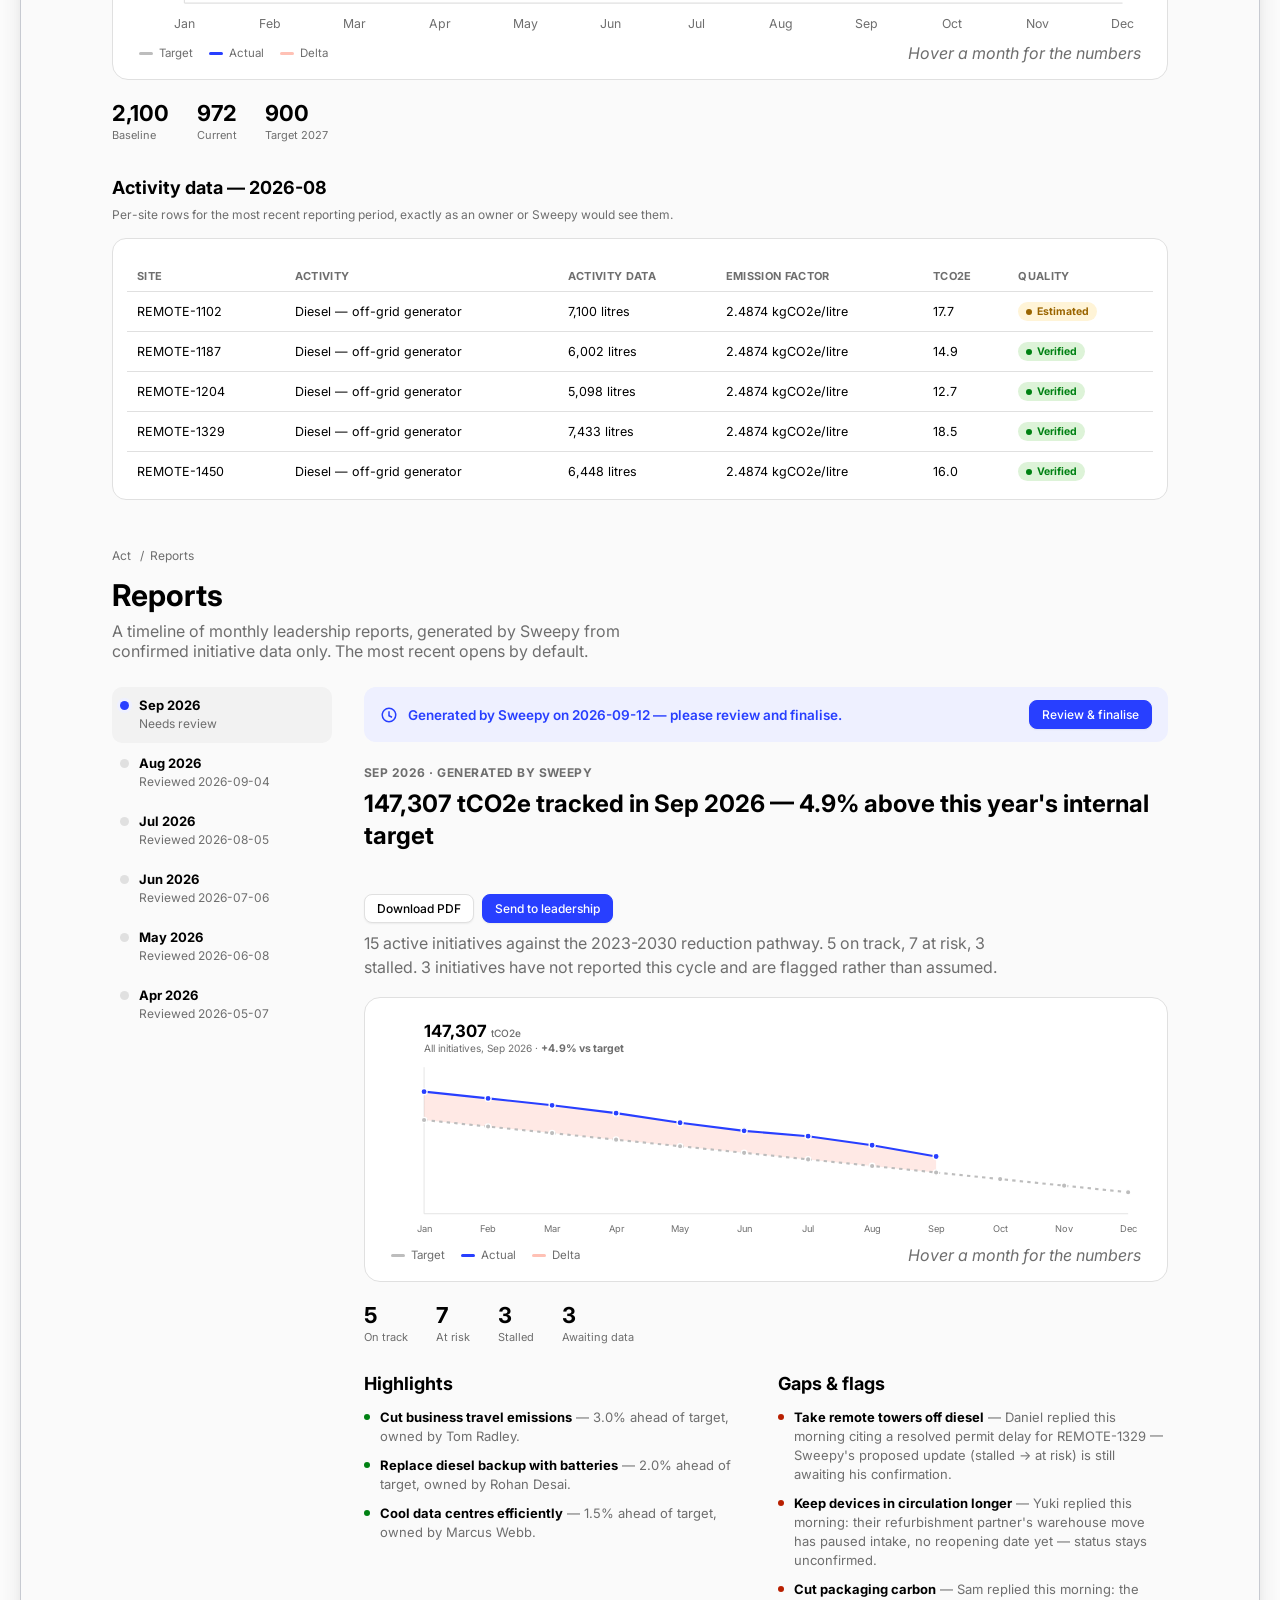
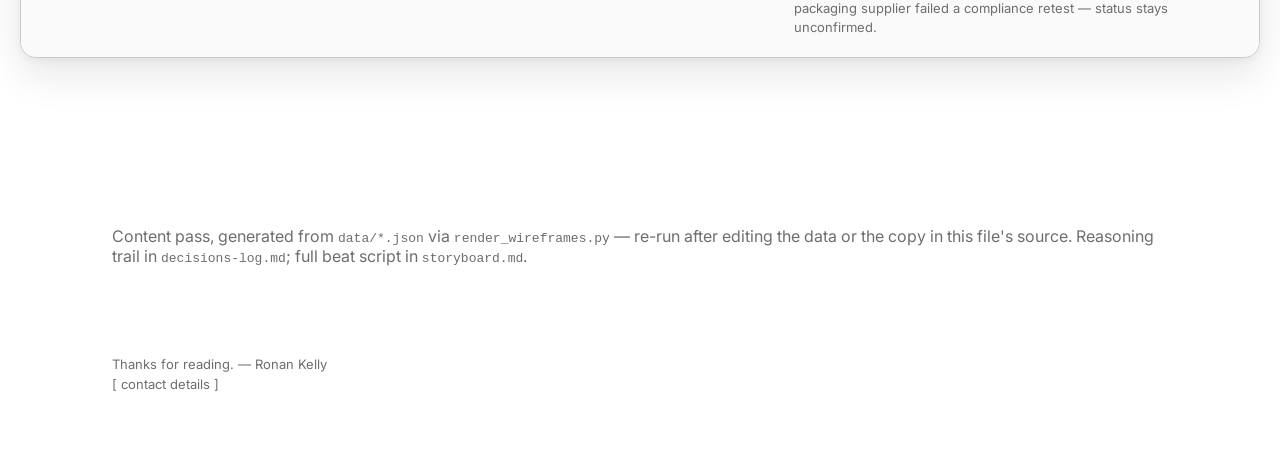
<file: storyboard-wireframes.html>
<!DOCTYPE html>
<html lang="en">
<head>
<meta charset="UTF-8">
<meta name="viewport" content="width=device-width, initial-scale=1.0">
<title>Sustain — storyboard &amp; wireframes</title>
<link rel="preconnect" href="https://fonts.googleapis.com">
<link rel="preconnect" href="https://fonts.gstatic.com" crossorigin>
<link href="https://fonts.googleapis.com/css2?family=Inter:wght@400;500;700&display=swap" rel="stylesheet">
<style>
:root{
  --primary:#283fff; --primary-tint:#eef0ff;
  --black:#000; --text-subdued:#6e6e6e; --disabled:#bdbdbd;
  --border:#e0e0e0; --surface-subdued:#f2f2f2; --white:#fff;
  --grass-500:#008113; --grass-400:#1ac734; --grass-100:#ddf3d8;
  --crop-500:#9a6500;  --crop-400:#ebb900;  --crop-100:#fff4d7;
  --fire-500:#b81f00;  --fire-400:#ff4d2a;  --fire-100:#fce6e2;
  --glacier:#1fc0ff; --coral:#af32b8;
  --font:'Inter',-apple-system,BlinkMacSystemFont,'Helvetica Neue',Arial,sans-serif;
  --shadow-btn:0 1px 2px rgba(0,0,0,.06);
  --shadow-pop:0 16px 40px rgba(0,0,0,.10), 0 2px 8px rgba(0,0,0,.05);
}
*{box-sizing:border-box}
html{scroll-behavior:smooth}
body{margin:0;font-family:var(--font);color:var(--black);background:var(--white);
  -webkit-font-smoothing:antialiased}
.wrap{max-width:1120px;margin:0 auto;padding:0 32px}

/* Standard page chrome: a subtle presenter header, and the sign-off footer.
   The mocked browser chrome below is reserved for the prototype only. */
.top-bar{border-bottom:1px solid var(--border);padding:14px 0}
.top-bar-inner{display:flex;align-items:baseline;justify-content:space-between;gap:16px}
.top-bar-title{font-size:12.5px;font-weight:700;color:var(--black)}
.top-bar-meta{font-size:12.5px;color:var(--text-subdued);white-space:nowrap}
@media (max-width:600px){
  .top-bar-inner{flex-direction:column;align-items:flex-start;gap:2px}
}
.sign-off{padding:24px 0 56px;color:var(--text-subdued);font-size:13px;line-height:20px}
.sign-off p{margin:0}
h1,h2,h3,h4{margin:0;font-weight:700}
p{margin:0}
.text-display{font-size:32px;line-height:40px;font-weight:700}
.text-title{font-size:24px;line-height:32px;font-weight:700}
.text-heading{font-size:18px;line-height:28px;font-weight:700}
.text-body{font-size:16px;line-height:24px}
.text-dense{font-size:14px;line-height:20px}
.caption{font-size:12px;line-height:18px}
.muted{color:var(--text-subdued)}
.eyebrow{font-size:12px;line-height:18px;letter-spacing:.04em;text-transform:uppercase;
  color:var(--text-subdued);font-weight:700}

/* ==== persistent mock browser chrome + dock ==== */
.browser-window{max-width:1240px;margin:28px auto 120px;background:var(--white);
  border-radius:16px;overflow:hidden;box-shadow:var(--shadow-pop);border:1px solid #c7cad1}
.browser-chrome{position:sticky;top:0;z-index:80;display:flex;align-items:center;gap:16px;
  padding:11px 16px;background:#ececee;border-bottom:1px solid #d5d7db}
.traffic{display:flex;gap:7px}
.traffic .dot{width:11px;height:11px;border-radius:999px;display:inline-block}
.dot-r{background:#ff5f56}.dot-y{background:#ffbd2e}.dot-g{background:#27c93f}
.browser-nav-btns{display:flex;gap:4px}
.nb{width:26px;height:26px;border-radius:999px;border:none;background:transparent;color:#8a8d93;
  font-size:15px;cursor:pointer;display:flex;align-items:center;justify-content:center}
.nb:hover{background:#dfe1e5}
.address-bar{flex:1;max-width:420px;margin:0 auto;background:var(--white);border:1px solid #d5d7db;
  border-radius:999px;padding:6px 14px;font-size:12.5px;color:var(--text-subdued);
  display:flex;align-items:center;gap:7px}
.address-bar svg{flex:none;opacity:.6}
.browser-spacer{width:64px}
.browser-body{background:#fafafa}

.dock{position:fixed;left:50%;bottom:14px;transform:translateX(-50%);z-index:90;
  display:flex;align-items:flex-end;gap:10px;padding:9px 14px;border-radius:20px;
  background:rgba(255,255,255,.7);backdrop-filter:blur(14px) saturate(1.6);
  border:1px solid rgba(255,255,255,.5);box-shadow:0 12px 30px rgba(0,0,0,.18)}
.dock-icon{width:40px;height:40px;border-radius:11px;background:linear-gradient(160deg,#fff,#e2e4e8);
  box-shadow:0 2px 4px rgba(0,0,0,.12), inset 0 1px 0 rgba(255,255,255,.6);
  display:flex;align-items:center;justify-content:center;color:var(--text-subdued);font-size:16px;
  text-decoration:none;transition:transform 160ms cubic-bezier(.23,1,.32,1)}
.dock-icon:hover{transform:translateY(-6px)}
.dock-icon:active{transform:translateY(-2px) scale(.96)}
.dock-icon--brand{background:var(--primary);color:#fff;font-weight:700}

header.page{padding:56px 0 28px;border-bottom:1px solid var(--border)}
header.page h1{font-size:28px}
header.page p{margin-top:8px;color:var(--text-subdued);max-width:640px}

section.beat{padding:64px 0 40px;border-bottom:1px solid var(--border)}
section.beat:last-of-type{border-bottom:none}
.beat-kicker{display:flex;align-items:baseline;gap:10px;margin-bottom:20px}
.beat-num{display:inline-flex;align-items:center;justify-content:center;min-width:26px;height:26px;
  padding:0 9px;white-space:nowrap;border-radius:999px;background:var(--black);color:var(--white);
  font-size:12px;font-weight:700}
.say{margin-top:18px;padding:14px 16px;border-left:2px solid var(--primary);background:var(--primary-tint);
  border-radius:0 8px 8px 0;color:#1a1a1a}
.say b{color:var(--primary)}

/* beat prev/next nav */
.beat-nav{display:flex;align-items:center;justify-content:space-between;gap:14px;margin-top:40px}
.bn-btn{font-family:var(--font);font-size:13px;font-weight:700;color:var(--text-subdued);
  text-decoration:none;padding:9px 16px;border-radius:999px;border:1px solid var(--border);background:var(--white)}
.bn-btn:hover{border-color:var(--primary);color:var(--primary)}
.bn-btn--primary{background:var(--primary);border-color:var(--primary);color:#fff}
.bn-btn--primary:hover{color:#fff;opacity:.9}
.bn-btn--spacer{visibility:hidden}
.bn-dots{display:flex;gap:6px}
.bn-dot{width:6px;height:6px;border-radius:999px;background:var(--border)}
.bn-dot--on{background:var(--primary);width:16px;border-radius:999px}

/* Beat 1 */
.intro-statement{font-size:34px;line-height:1.25;font-weight:700;max-width:720px;margin:24px 0}

/* Beat 2 — seven steps */
.steps{display:grid;grid-template-columns:140px 1fr;gap:18px;margin-top:24px}
.cadence{padding:18px 16px;border-radius:12px;background:var(--surface-subdued)}
.cadence h5{font-size:13px;font-weight:700;margin:0}
.step-list{display:flex;flex-direction:column;gap:10px}
.step-row{display:flex;align-items:center;gap:12px;padding:12px 14px;border:1px solid var(--border);
  border-radius:10px;background:var(--white)}
.step-row .num{width:22px;height:22px;border-radius:999px;background:var(--surface-subdued);
  display:inline-flex;align-items:center;justify-content:center;font-size:12px;font-weight:700;flex:none}
.step-row .full{color:var(--text-subdued);font-size:13px}

/* Beat 2 — effort + emotional journey */
.journey-card{margin-top:28px;border:1px solid var(--border);border-radius:14px;padding:18px 20px;background:var(--white)}
.effort{display:inline-flex;gap:3px;align-items:center;vertical-align:middle}
.ef-dot{width:7px;height:7px;border-radius:999px;background:var(--border);display:inline-block}
.ef-dot.on{background:var(--primary)}
.emo-chip{display:inline-flex;align-items:center;gap:5px;font-size:12px;color:var(--text-subdued);font-weight:600;white-space:nowrap}
.emo-emoji{font-size:15px;line-height:1}
.step-row{flex-wrap:wrap}
.step-main{flex:1;min-width:200px}
.step-meta{display:flex;align-items:center;gap:10px;margin-left:auto;flex:none}
.emo-journey{overflow:visible}
.emo-journey-line{fill:none;stroke:var(--primary);stroke-width:2.5}
.emo-dot{fill:var(--white);stroke:var(--primary);stroke-width:2}
.emo-journey-emoji{font-size:16px}
.emo-boundary{stroke:var(--border);stroke-width:1;stroke-dasharray:3 4}
.emo-axis-top,.emo-axis-bottom{font-size:11px;fill:var(--text-subdued);font-family:var(--font)}

/* Beat 3 — the reframe, accelerated: bridge + stage cards */
.bridge{margin-top:24px}
.bridge-steps,.bridge-stages{display:grid;grid-template-columns:repeat(7,1fr);gap:8px}
.bridge-chip{border:1px solid var(--border);border-radius:10px;background:var(--white);
  padding:8px 8px;text-align:center;display:flex;flex-direction:column;gap:4px;min-height:54px;justify-content:center}
.bridge-chip-num{width:18px;height:18px;border-radius:999px;background:var(--surface-subdued);
  font-size:10.5px;font-weight:700;display:inline-flex;align-items:center;justify-content:center;margin:0 auto}
.bridge-chip-label{font-size:10.5px;line-height:13px;color:var(--text-subdued)}
.bridge-stages{margin-top:8px}
.bridge-stage{border-radius:10px;padding:10px 8px;text-align:center;font-size:13px;font-weight:700;
  background:var(--surface-subdued);color:var(--text-subdued);position:relative}
.bridge-stage::before{content:"";position:absolute;top:-8px;left:50%;transform:translateX(-50%);
  width:1px;height:8px;background:var(--border)}
.bridge-stage--primary{background:var(--primary-tint);color:var(--primary)}

.principle-banner{margin-top:24px;padding:14px 18px;border-radius:12px;background:var(--black);
  color:#fff;text-align:center;font-size:14.5px}
.principle-banner strong{color:#fff}

.maps-from{margin-top:12px;color:var(--text-subdued)}
.stage-oneliner{margin-top:8px;font-size:14.5px;line-height:21px;font-weight:600}
.accelerate-list{list-style:none;margin:8px 0 0;padding:0;display:flex;flex-direction:column;gap:6px}
.accelerate-list li{font-size:12.5px;line-height:18px;padding-left:18px;position:relative;color:#1a1a1a}
.accelerate-list li::before{content:"⚡";position:absolute;left:0;top:-1px;font-size:10px;color:var(--primary)}
.accel-label{text-transform:uppercase;letter-spacing:.03em;font-weight:700}
.stage-shift{display:flex;align-items:center;gap:8px;margin-top:16px;padding-top:14px;
  border-top:1px dashed var(--border);flex-wrap:wrap}
.shift-old{opacity:.65}
.shift-new{font-weight:700}
.shift-arrow{color:var(--text-subdued)}

.prototype-cta{display:block;margin-top:16px;padding:16px 18px;border-radius:14px;background:var(--primary);
  color:#fff;text-decoration:none;box-shadow:var(--shadow-pop);transition:transform 160ms cubic-bezier(.23,1,.32,1)}
.prototype-cta:hover{transform:translateY(-2px)}
.prototype-cta strong{display:block;font-size:15px;margin-top:2px}
.prototype-cta-badge{display:inline-block;background:rgba(255,255,255,.18);padding:3px 9px;
  border-radius:999px;font-size:10.5px;font-weight:700;text-transform:uppercase;letter-spacing:.03em}

.sustain-frag .checkin-row{display:flex;align-items:center;gap:8px;font-size:12px;font-weight:700}
.checkin-bubble{margin-top:8px;background:var(--white);border:1px solid var(--border);border-radius:8px;padding:8px 10px}
.checkin-bubble p{font-size:12px;line-height:17px;margin-top:3px}
.checkin-bubble--reply{background:var(--primary-tint);border-color:transparent}
.sweepy-extract{margin-top:8px}

/* Beats 4-6 hero cards, now 4-up (Draft / Align / Assign / Sustain) */
.hero-cards{display:grid;grid-template-columns:repeat(4,1fr);gap:20px;margin-top:28px}
.hero-card{border:1px solid var(--border);border-radius:16px;padding:20px;background:var(--white);
  box-shadow:var(--shadow-btn)}
.hero-card .tag{display:inline-block;padding:3px 9px;border-radius:999px;background:var(--surface-subdued);
  font-size:11px;font-weight:700;letter-spacing:.02em;text-transform:uppercase;color:var(--text-subdued)}
.hero-card h4{margin-top:10px;font-size:18px}
.frag{margin-top:14px;border:1px solid var(--border);border-radius:10px;padding:12px;background:var(--surface-subdued)}
.frag-caption{margin-top:12px;color:var(--text-subdued)}

.draft-frag{display:grid;grid-template-columns:1fr 1fr;gap:10px}
.notes-panel{background:var(--white);border-radius:8px;padding:10px;border:1px dashed var(--border)}
.notes-line{height:8px;border-radius:4px;background:var(--border);margin:8px 0}
.notes-line:nth-child(1){width:92%}.notes-line:nth-child(2){width:78%}
.notes-line:nth-child(3){width:85%}.notes-line:nth-child(4){width:64%}
.checklist{background:var(--white);border-radius:8px;padding:10px;border:1px solid var(--border)}
.check-item{display:flex;align-items:center;gap:8px;padding:5px 0;font-size:12px}
.check-item .box{width:14px;height:14px;border-radius:4px;border:1.5px solid var(--primary);flex:none}
.check-item .box.done{background:var(--primary)}

.stakeholder-row{display:flex;align-items:center;gap:8px;background:var(--white);border:1px solid var(--border);
  border-radius:8px;padding:7px 10px;margin-bottom:6px;font-size:12px}
.avatar-sm{width:20px;height:20px;border-radius:999px;background:var(--primary);color:#fff;font-size:9px;
  font-weight:700;display:inline-flex;align-items:center;justify-content:center;flex:none}

.assign-card{background:var(--white);border:1px solid var(--border);border-radius:8px;padding:12px}
.suggest-chip{display:inline-flex;align-items:center;gap:6px;background:var(--primary-tint);color:var(--primary);
  border-radius:999px;padding:4px 10px;font-size:11px;font-weight:700;margin-top:8px}

.btn{font-family:var(--font);font-size:14px;font-weight:500;border-radius:10px;padding:9px 16px;
  border:1px solid var(--border);background:var(--white);box-shadow:var(--shadow-btn);cursor:pointer;
  transition:filter .1s, background .1s}
.btn:hover{filter:brightness(.97)}
.btn--primary{background:var(--primary);border-color:var(--primary);color:#fff}
.btn--primary:hover{filter:brightness(1.1)}
.btn--ghost{background:var(--surface-subdued);color:var(--disabled);cursor:not-allowed}
.btn--sm{padding:6px 12px;font-size:12px;border-radius:8px}

/* The prototype reveal — fade + slight z-axis rotation in, on scroll-into-view */
.prototype-reveal{opacity:0;transform:perspective(1600px) rotateZ(-2.5deg) scale(.94);
  transform-origin:50% 20%;filter:blur(2px);
  transition:opacity .65s cubic-bezier(.23,1,.32,1), transform .65s cubic-bezier(.23,1,.32,1), filter .65s ease}
.prototype-reveal.is-visible{opacity:1;transform:none;filter:none}
@media (prefers-reduced-motion: reduce){
  .prototype-reveal{opacity:0;transform:none;filter:none;transition:opacity .4s ease}
  .prototype-reveal.is-visible{opacity:1}
}

/* ==== Act view ==== */
.act-frame{border-radius:0;overflow:visible;background:var(--white)}
.act-body{display:grid;grid-template-columns:64px 1fr 300px;min-height:640px}
.act-rail{background:var(--surface-subdued);border-right:1px solid var(--border);
  display:flex;flex-direction:column;align-items:center;gap:14px;padding:18px 0}
.act-rail .r{width:32px;height:32px;border-radius:10px;background:var(--white);border:1px solid var(--border)}
.act-rail .r.active{background:var(--primary)}
.act-main{padding:28px 28px 8px}
.act-main h2{font-size:28px}
.act-chart-card{margin-top:18px;border:1px solid var(--border);border-radius:14px;padding:18px 18px 10px}

/* chart component (shared: Act hero, Reports, Initiative page) */
.chart{width:100%;height:auto;display:block;overflow:visible}
.axis-line{stroke:var(--border);stroke-width:1}
.axis-label{font-size:11px;fill:var(--text-subdued);font-family:var(--font)}
.line{fill:none;stroke-width:2.5}
.line--actual{stroke:var(--primary)}
.line--target{stroke:var(--disabled);stroke-dasharray:4 5}
.chart-band{fill:var(--fire-400);fill-opacity:.12}
.dot{stroke:var(--white);stroke-width:1.5}
.dot--actual{fill:var(--primary)}
.dot--target{fill:var(--disabled)}
.chart-hero-value{font-size:20px;font-weight:700;font-family:var(--font);fill:var(--black)}
.chart-hero-unit{font-size:12px;font-weight:500;fill:var(--text-subdued)}
.chart-hero-sub{font-size:12px;font-family:var(--font);fill:var(--text-subdued)}
.pt .hit{fill:transparent;cursor:pointer}
.pt .guide{stroke:var(--border);stroke-width:1;opacity:0}
.pt .tooltip{opacity:0;pointer-events:none;transition:opacity .12s}
.pt:hover .guide{opacity:1}
.pt:hover .tooltip{opacity:1}
.tt-box{background:var(--black);color:#fff;border-radius:10px;padding:9px 11px;font-family:var(--font);
  box-shadow:var(--shadow-pop)}
.tt-month{font-size:11px;font-weight:700;margin-bottom:4px;color:#fff}
.tt-row{display:flex;justify-content:space-between;gap:14px;font-size:11px;color:#c9cad0}
.tt-row b{color:#fff;font-weight:700}
.chart-legend{display:flex;align-items:center;gap:16px;margin-top:6px;padding:0 4px 4px}
.legend-item{display:flex;align-items:center;gap:6px;font-size:11.5px;color:var(--text-subdued)}
.legend-swatch{width:14px;height:3px;border-radius:2px;display:inline-block}
.legend-swatch--target{background:var(--disabled)}
.legend-swatch--actual{background:var(--primary)}
.legend-swatch--band{background:var(--fire-400);opacity:.35}
.legend-hint{margin-left:auto;font-style:italic}

.reports-card{margin-top:16px;border:1px solid var(--border);border-radius:14px;padding:16px 18px}
.reports-card:hover{border-color:var(--primary)}
.reports-card .left{display:flex;align-items:center;gap:12px}
.reports-icon{width:40px;height:40px;border-radius:10px;background:var(--primary-tint);color:var(--primary);
  display:flex;align-items:center;justify-content:center}
.badge-new{background:var(--primary-tint);color:var(--primary);font-size:11px;font-weight:700;
  padding:4px 10px;border-radius:999px}
.reports-teaser{color:var(--text-subdued);margin-top:2px;max-width:440px}

.stat-row{display:flex;gap:28px}
.stat{display:flex;flex-direction:column}
.stat-value{font-size:22px;font-weight:700}
.stat-label{font-size:11px;color:var(--text-subdued);margin-top:2px}

.act-main-head{display:flex;align-items:center;justify-content:space-between;margin-top:30px}
.act-main-actions{display:flex;align-items:center;gap:10px}
.sort-pill{display:inline-flex;align-items:center;gap:6px;font-size:12px;color:var(--text-subdued);
  border:1px solid var(--border);border-radius:8px;padding:6px 10px;background:var(--white)}
.tile-grid{display:grid;grid-template-columns:repeat(3,1fr);gap:14px;margin-top:16px;padding-bottom:24px}
.tile{border:1px solid var(--border);border-radius:14px;overflow:hidden;background:var(--white);
  text-decoration:none;color:inherit;display:block;transition:box-shadow .12s, border-color .12s}
.tile:hover{border-color:var(--primary);box-shadow:var(--shadow-btn)}
.tile-art{position:relative;height:64px;background:var(--surface-subdued);display:flex;
  align-items:center;justify-content:center;color:var(--text-subdued)}
.tile-art--bolt{color:var(--primary)}
.tile-art--flame{color:var(--fire-500)}
.tile-scope{position:absolute;top:8px;right:8px;font-size:10px;font-weight:700;color:var(--text-subdued);
  background:rgba(255,255,255,.85);padding:2px 6px;border-radius:6px}
.tile-body{padding:12px 14px 14px}
.tile-top{display:flex;align-items:center;justify-content:space-between;gap:8px}
.tile-top h4{font-size:13.5px}
.tile-owner{font-size:11px;color:var(--text-subdued);margin-top:3px}
.delta-bad{color:var(--fire-500);font-size:12.5px;font-weight:700}
.delta-good{color:var(--grass-500);font-size:12.5px;font-weight:700}
.pill{display:inline-flex;align-items:center;gap:5px;font-size:10.5px;font-weight:700;padding:3px 8px;
  border-radius:999px;margin-top:9px}
.pill::before{content:"";width:6px;height:6px;border-radius:999px}
.pill--grass{background:var(--grass-100);color:var(--grass-500)}
.pill--grass::before{background:var(--grass-500)}
.pill--crop{background:var(--crop-100);color:var(--crop-500)}
.pill--crop::before{background:var(--crop-500)}
.pill--fire{background:var(--fire-100);color:var(--fire-500)}
.pill--fire::before{background:var(--fire-500)}

.sweepy-panel{border-left:1px solid var(--border);padding:22px 20px;display:flex;flex-direction:column}
.sweepy-head{display:flex;align-items:center;gap:10px}
.sweepy-avatar{width:34px;height:34px;border-radius:999px;background:var(--primary);color:#fff;
  display:flex;align-items:center;justify-content:center;font-weight:700;font-size:13px}
.tabs{display:flex;gap:16px;margin-top:16px;border-bottom:1px solid var(--border)}
.tabs input{display:none}
.tabs label{font-size:12.5px;color:var(--text-subdued);padding-bottom:9px;cursor:pointer;
  border-bottom:2px solid transparent}
#tab-for-you:checked ~ .tabs label[for=tab-for-you],
#tab-activity:checked ~ .tabs label[for=tab-activity],
#tab-goals:checked ~ .tabs label[for=tab-goals],
#tab-chat:checked ~ .tabs label[for=tab-chat]{color:var(--black);border-bottom-color:var(--primary);font-weight:700}
.tab-panel{display:none;padding-top:16px}
#tab-for-you:checked ~ .tab-content .panel-for-you,
#tab-activity:checked ~ .tab-content .panel-activity,
#tab-goals:checked ~ .tab-content .panel-goals,
#tab-chat:checked ~ .tab-content .panel-chat{display:block}

.foryou-msg{font-size:13px;line-height:20px;color:#1a1a1a}
.foryou-row{margin-top:14px;border:1px solid var(--border);border-radius:10px;overflow:hidden}
.foryou-row summary{list-style:none;display:flex;align-items:center;gap:8px;padding:9px 10px;cursor:pointer}
.foryou-row summary::-webkit-details-marker{display:none}
.avatar{width:22px;height:22px;border-radius:999px;background:var(--surface-subdued);font-size:9px;
  font-weight:700;display:inline-flex;align-items:center;justify-content:center;flex:none}
.foryou-row-main{flex:1;font-size:12px}
.thread{padding:0 10px 10px;border-top:1px solid var(--border)}
.msg{padding:9px 0;border-bottom:1px dashed var(--border)}
.msg-meta{font-size:10.5px;color:var(--text-subdued)}
.msg p{font-size:12px;margin-top:3px}
.msg--owner{border-left:2px solid var(--primary);padding-left:8px}
.thread-footer{display:flex;align-items:center;justify-content:space-between;padding-top:9px;flex-wrap:wrap;gap:8px}

.data-attachment{margin-top:10px;display:flex;gap:9px;align-items:flex-start;padding:9px 10px;
  border:1px solid var(--border);border-radius:9px;background:var(--surface-subdued)}
.data-attachment svg{flex:none;margin-top:2px;color:var(--text-subdued)}
.data-attachment strong{font-size:12px}

.ok-note{margin-top:10px;display:flex;gap:9px;align-items:flex-start;padding:9px 10px;
  border:1px solid #bfe3c8;border-radius:9px;background:var(--grass-100)}
.ok-note svg{flex:none;margin-top:2px;color:var(--grass-500)}
.ok-note p{font-size:12px;line-height:18px;margin:0;color:#0f4d24}
.ok-note b{color:var(--grass-500)}

.nuance-note{margin-top:10px;display:flex;gap:9px;align-items:flex-start;padding:9px 10px;
  border:1px dashed var(--border);border-radius:9px}
.nuance-note svg{flex:none;margin-top:2px;color:var(--text-subdued)}
.nuance-note p{font-size:12px;line-height:18px;margin:0;color:var(--text-subdued)}
.nuance-note b{color:var(--black)}

.blocker-flag{display:inline-flex;align-items:center;gap:5px;font-size:10.5px;font-weight:700;
  color:var(--fire-500);margin-top:8px}
.blocker-flag svg{flex:none}

.report-ready-card{display:none;align-items:center;gap:10px;margin-top:14px;padding:11px 12px;
  border:1px solid var(--primary);background:var(--primary-tint);border-radius:10px}
.report-ready-card strong{font-size:12.5px}
.report-ready-icon{width:30px;height:30px;border-radius:8px;background:var(--white);color:var(--primary);
  display:flex;align-items:center;justify-content:center;flex:none}

.preview-checkbox{display:none}
.preview-toggle{display:inline-block;margin-top:8px;font-size:12px;color:var(--text-subdued);
  cursor:pointer;text-decoration:underline;text-underline-offset:2px}
.reports-normal{display:flex;align-items:center;justify-content:space-between;text-decoration:none;color:inherit}
.reports-loading{display:none;align-items:center;gap:12px}
.spinner{width:16px;height:16px;border-radius:50%;flex:none;
  border:2px solid var(--border);border-top-color:var(--primary);animation:spin .8s linear infinite}
@keyframes spin{to{transform:rotate(360deg)}}
#preview-cleared:checked ~ .act-main .reports-card .reports-normal{display:none}
#preview-cleared:checked ~ .act-main .reports-card .reports-loading{display:flex}
#preview-cleared:checked ~ .sweepy-panel .report-ready-card{display:flex}

.feed-row{display:flex;gap:10px;padding:11px 0;border-bottom:1px dashed var(--border)}
.feed-row:last-child{border-bottom:none}
.feed-dot{width:7px;height:7px;border-radius:999px;background:var(--primary);margin-top:6px;flex:none}
.feed-text{font-size:12.5px;line-height:18px}
.feed-ts{display:block;margin-top:3px}

.goal-row{display:flex;gap:10px;align-items:flex-start;padding:10px 0;border-bottom:1px solid var(--border)}
.goal-row:last-child{border-bottom:none}
.goal-mark{width:20px;height:20px;border-radius:999px;background:var(--primary-tint);color:var(--primary);
  font-size:10px;font-weight:700;display:flex;align-items:center;justify-content:center;flex:none;margin-top:1px}
.goal-row p{font-size:12.5px;line-height:18px}

.chat-msg{display:flex;gap:8px;margin-top:12px;align-items:flex-start}
.chat-msg--me{flex-direction:row-reverse}
.avatar--chat{background:var(--primary);color:#fff}
.chat-msg--me .avatar--chat{background:var(--surface-subdued);color:var(--text-subdued)}
.chat-bubble{background:var(--surface-subdued);border-radius:12px;padding:9px 12px;max-width:78%}
.chat-msg--me .chat-bubble{background:var(--primary-tint)}
.chat-bubble p{font-size:12.5px;line-height:18px}

.static-note{border:1px dashed var(--border);border-radius:10px;padding:14px;color:var(--text-subdued);font-size:12.5px}
.compose{margin-top:auto;padding-top:16px}
.compose-box{border:1px solid var(--border);border-radius:10px;padding:10px;color:var(--disabled);font-size:12.5px}

/* ==== full pages: Initiative detail (State F) / Reports (State G) ==== */
.page-shell{padding:40px 0 8px}
.page-crumb{font-size:12px;color:var(--text-subdued);display:flex;align-items:center;gap:6px}
.page-crumb a{color:var(--text-subdued);text-decoration:none}
.page-crumb a:hover{color:var(--primary)}
.page-header{display:flex;align-items:flex-start;justify-content:space-between;gap:20px;margin-top:14px}
.page-header h1{font-size:30px}
.page-header .owner-row{display:flex;align-items:center;gap:8px;margin-top:8px;color:var(--text-subdued);font-size:13px}
.page-tags{display:flex;gap:8px;margin-top:10px}
.page-tag{font-size:11px;font-weight:700;padding:4px 10px;border-radius:999px;background:var(--surface-subdued);color:var(--text-subdued)}

.page-overview{margin-top:26px;max-width:760px}
.page-overview h3{font-size:13px;text-transform:uppercase;letter-spacing:.04em;color:var(--text-subdued)}
.page-overview p{margin-top:10px;font-size:15.5px;line-height:25px}

.flag-note{margin-top:18px;max-width:760px;display:flex;gap:10px;align-items:flex-start;
  background:var(--crop-100);border:1px solid #f0dca0;border-radius:12px;padding:14px 16px}
.flag-note svg{flex:none;margin-top:2px;color:var(--crop-500)}
.flag-note p{font-size:13.5px;line-height:20px;color:#5c4400}
.flag-note b{color:var(--crop-500)}
.flag-note--sm{padding:10px 12px;margin-top:10px;max-width:none}
.flag-note--sm p{font-size:12px;line-height:18px;margin:0}
.extraction-fields{margin-top:8px;display:grid;grid-template-columns:64px 1fr;gap:5px 10px;font-size:12px}
.extraction-fields dt{color:var(--text-subdued);font-weight:700;margin:0}
.extraction-fields dd{margin:0;line-height:16px}

.live-data-head{display:flex;align-items:center;gap:8px;margin-top:38px}
.live-dot{width:7px;height:7px;border-radius:999px;background:var(--grass-500);
  box-shadow:0 0 0 3px var(--grass-100)}
.page-chart-card{margin-top:16px;border:1px solid var(--border);border-radius:16px;padding:22px 22px 12px;background:var(--white)}

.data-table{width:100%;border-collapse:collapse;margin-top:16px;font-size:12.5px}
.data-table th{text-align:left;color:var(--text-subdued);font-weight:700;font-size:11px;
  text-transform:uppercase;letter-spacing:.03em;padding:8px 10px;border-bottom:1px solid var(--border)}
.data-table td{padding:10px 10px;border-bottom:1px solid var(--border)}
.data-table tr:last-child td{border-bottom:none}
.table-card{margin-top:14px;border:1px solid var(--border);border-radius:14px;padding:6px 14px 8px;background:var(--white);overflow-x:auto}

/* Reports page */
.report-layout{display:grid;grid-template-columns:220px 1fr;gap:32px;margin-top:26px;align-items:start}
.report-timeline{display:flex;flex-direction:column;gap:2px;position:sticky;top:78px}
.report-timeline::before{content:"";display:none}
.timeline-item{display:flex;gap:10px;padding:10px 8px;border-radius:10px;cursor:pointer;position:relative}
.timeline-item:hover{background:var(--surface-subdued)}
.timeline-dot{width:9px;height:9px;border-radius:999px;background:var(--border);margin-top:4px;flex:none}
.timeline-body{display:flex;flex-direction:column;font-size:13px;gap:2px}
input[type=radio][name=report]{display:none}
#rep-2026-09:checked ~ .report-timeline label[for=rep-2026-09] .timeline-dot,
#rep-2026-08:checked ~ .report-timeline label[for=rep-2026-08] .timeline-dot,
#rep-2026-07:checked ~ .report-timeline label[for=rep-2026-07] .timeline-dot,
#rep-2026-06:checked ~ .report-timeline label[for=rep-2026-06] .timeline-dot,
#rep-2026-05:checked ~ .report-timeline label[for=rep-2026-05] .timeline-dot,
#rep-2026-04:checked ~ .report-timeline label[for=rep-2026-04] .timeline-dot{background:var(--primary);
  box-shadow:0 0 0 3px var(--primary-tint)}
#rep-2026-09:checked ~ .report-timeline label[for=rep-2026-09],
#rep-2026-08:checked ~ .report-timeline label[for=rep-2026-08],
#rep-2026-07:checked ~ .report-timeline label[for=rep-2026-07],
#rep-2026-06:checked ~ .report-timeline label[for=rep-2026-06],
#rep-2026-05:checked ~ .report-timeline label[for=rep-2026-05],
#rep-2026-04:checked ~ .report-timeline label[for=rep-2026-04]{background:var(--surface-subdued)}
.report-body{min-width:0}
.report-panel{display:none}
#rep-2026-09:checked ~ .report-body .rp-2026-09{display:block}
#rep-2026-08:checked ~ .report-body .rp-2026-08{display:block}
#rep-2026-07:checked ~ .report-body .rp-2026-07{display:block}
#rep-2026-06:checked ~ .report-body .rp-2026-06{display:block}
#rep-2026-05:checked ~ .report-body .rp-2026-05{display:block}
#rep-2026-04:checked ~ .report-body .rp-2026-04{display:block}
.review-banner{display:flex;align-items:center;gap:10px;background:var(--primary-tint);color:var(--primary);
  border-radius:12px;padding:13px 16px;font-size:13.5px;font-weight:600}
.reviewed-row{margin-top:4px}
.report-head-row{display:flex;align-items:flex-start;justify-content:space-between;gap:20px;flex-wrap:wrap}
.report-actions{display:flex;gap:8px;margin-top:22px;flex:none}
.report-chart-card{margin-top:18px;border:1px solid var(--border);border-radius:16px;padding:22px 22px 12px;background:var(--white)}
.report-grid{display:grid;grid-template-columns:1fr 1fr;gap:24px;margin-top:26px}
.report-list{list-style:none;margin:10px 0 0;padding:0;display:flex;flex-direction:column;gap:10px}
.report-list li{font-size:13px;line-height:19px;padding-left:16px;position:relative}
.report-list--good li::before{content:"";position:absolute;left:0;top:6px;width:6px;height:6px;border-radius:999px;background:var(--grass-500)}
.report-list--bad li::before{content:"";position:absolute;left:0;top:6px;width:6px;height:6px;border-radius:999px;background:var(--fire-500)}

footer.page{padding:48px 0 64px;color:var(--text-subdued)}
footer.page a{color:var(--primary)}

@media (max-width: 960px){
  .steps{grid-template-columns:1fr}
  .hero-cards{grid-template-columns:1fr}
  .bridge-steps,.bridge-stages{grid-template-columns:repeat(7,84px)}
  .bridge{overflow-x:auto}
  .bridge-stage::before{display:none}
  .step-meta{margin-left:0}
  .act-body{grid-template-columns:1fr}
  .act-rail{flex-direction:row;justify-content:center}
  .sweepy-panel{border-left:none;border-top:1px solid var(--border)}
  .tile-grid{grid-template-columns:repeat(2,1fr)}
  .report-layout{grid-template-columns:1fr}
  .report-timeline{position:static;flex-direction:row;overflow-x:auto}
  .report-grid{grid-template-columns:1fr}
}
</style>
</head>
<body>

<header class="top-bar">
  <div class="wrap top-bar-inner">
    <span class="top-bar-title">From Spreadsheets to Sustained Accountability</span>
    <span class="top-bar-meta">Ronan Kelly · Thu 17 Sep</span>
  </div>
</header>

<div class="wrap">

  <header class="page" id="beat-1">
    <span class="eyebrow">Sweep — design task · content &amp; structure pass, not final visual design</span>
    <h1 class="text-display" style="margin-top:8px">Storyboard — wireframe sequence</h1>
    <p class="text-body">A written run-through, beat by beat, carrying real content from
      <code>data/*.json</code> instead of placeholder text, styled with Sweep's own tokens — so we can
      riff on structure and copy before Ronan takes the key screens into Figma for final visual design.</p>
  </header>

  <section class="beat">
    <div class="beat-kicker"><span class="beat-num">1</span><span class="eyebrow">Open</span></div>
    <p class="intro-statement">A handful of people, across departments, trying to agree on actions and
      keep them honest, currently held together by spreadsheets and email.</p>
    <div class="say">"Sweep's brief was: simplify this flow, and find where AI actually accelerates it —
      <b>not for its own sake.</b> Here's how I got from their seven steps to what we built."</div>
    <div class="beat-nav"><span class="bn-btn bn-btn--spacer"></span><span class="bn-dots"><span class="bn-dot bn-dot--on"></span><span class="bn-dot"></span><span class="bn-dot"></span></span><a href="#beat-2" class="bn-btn bn-btn--primary">The original flow →</a></div>
  </section>

  <section class="beat" id="beat-2">
    <div class="beat-kicker"><span class="beat-num">2</span><span class="eyebrow">The original flow, and where it actually hurts</span></div>
    <div class="steps">
      <div class="cadence"><h5>Once per cycle</h5><p class="caption muted" style="margin-top:4px">Steps 1–4</p></div>
      <div class="step-list"><div class="step-row"><span class="num">1</span><div class="step-main"><div>Draft actions from interviews</div><div class="full">Lead drafts candidate actions in a spreadsheet from stakeholder interviews</div></div><div class="step-meta"><span class="effort" title="Effort — assumed and relative, 3/5"><span class="ef-dot on"></span><span class="ef-dot on"></span><span class="ef-dot on"></span><span class="ef-dot"></span><span class="ef-dot"></span></span><span class="emo-chip"><span class="emo-emoji">😐</span>Neutral</span></div></div><div class="step-row"><span class="num">2</span><div class="step-main"><div>Circulate for review</div><div class="full">Lead emails the spreadsheet to 5–6 stakeholders for review and comment</div></div><div class="step-meta"><span class="effort" title="Effort — assumed and relative, 2/5"><span class="ef-dot on"></span><span class="ef-dot on"></span><span class="ef-dot"></span><span class="ef-dot"></span><span class="ef-dot"></span></span><span class="emo-chip"><span class="emo-emoji">😕</span>Frustrated</span></div></div><div class="step-row"><span class="num">3</span><div class="step-main"><div>Consolidate &amp; finalise list</div><div class="full">Lead consolidates feedback and finalises ~15 actions</div></div><div class="step-meta"><span class="effort" title="Effort — assumed and relative, 3/5"><span class="ef-dot on"></span><span class="ef-dot on"></span><span class="ef-dot on"></span><span class="ef-dot"></span><span class="ef-dot"></span></span><span class="emo-chip"><span class="emo-emoji">😕</span>Frustrated</span></div></div><div class="step-row"><span class="num">4</span><div class="step-main"><div>Assign owners</div><div class="full">Lead assigns owners by emailing each person individually</div></div><div class="step-meta"><span class="effort" title="Effort — assumed and relative, 2/5"><span class="ef-dot on"></span><span class="ef-dot on"></span><span class="ef-dot"></span><span class="ef-dot"></span><span class="ef-dot"></span></span><span class="emo-chip"><span class="emo-emoji">😐</span>Neutral</span></div></div></div>
      <div class="cadence"><h5>Every month, forever</h5><p class="caption muted" style="margin-top:4px">Steps 5–7</p></div>
      <div class="step-list"><div class="step-row"><span class="num">5</span><div class="step-main"><div>Owners update monthly</div><div class="full">Each owner updates progress monthly on a central spreadsheet</div></div><div class="step-meta"><span class="effort" title="Effort — assumed and relative, 2/5"><span class="ef-dot on"></span><span class="ef-dot on"></span><span class="ef-dot"></span><span class="ef-dot"></span><span class="ef-dot"></span></span><span class="emo-chip"><span class="emo-emoji">😩</span>Drained</span></div></div><div class="step-row"><span class="num">6</span><div class="step-main"><div>Chase silent owners</div><div class="full">Lead manually chases the 4–5 owners who haven't reported</div></div><div class="step-meta"><span class="effort" title="Effort — assumed and relative, 5/5"><span class="ef-dot on"></span><span class="ef-dot on"></span><span class="ef-dot on"></span><span class="ef-dot on"></span><span class="ef-dot on"></span></span><span class="emo-chip"><span class="emo-emoji">😤</span>Exasperated</span></div></div><div class="step-row"><span class="num">7</span><div class="step-main"><div>Compile leadership summary</div><div class="full">Lead compiles a summary for leadership review, often from memory</div></div><div class="step-meta"><span class="effort" title="Effort — assumed and relative, 4/5"><span class="ef-dot on"></span><span class="ef-dot on"></span><span class="ef-dot on"></span><span class="ef-dot on"></span><span class="ef-dot"></span></span><span class="emo-chip"><span class="emo-emoji">😩</span>Drained</span></div></div></div>
    </div>
    <div class="journey-card">
      <p class="eyebrow" style="margin-bottom:6px">Effort &amp; emotional read, step by step — assumed and relative, not measured</p>
      
    <svg viewBox="0 0 900 170" class="chart emo-journey" role="img" aria-label="Effort and emotional read across the seven steps">
      <text x="26" y="16" class="emo-axis-top">😊 Delight</text>
      <text x="26" y="164" class="emo-axis-bottom">😤 Exasperation</text>
      <line x1="520.7" y1="22" x2="520.7" y2="150" class="emo-boundary"/>
      <path d="M 26.0 75.2 L 167.3 96.8 L 308.7 96.8 L 450.0 75.2 L 591.3 118.4 L 732.7 140.0 L 874.0 118.4" class="emo-journey-line"/>
      <circle cx="26.0" cy="75.2" r="8.5" class="emo-dot"/><circle cx="167.3" cy="96.8" r="7.0" class="emo-dot"/><circle cx="308.7" cy="96.8" r="8.5" class="emo-dot"/><circle cx="450.0" cy="75.2" r="7.0" class="emo-dot"/><circle cx="591.3" cy="118.4" r="7.0" class="emo-dot"/><circle cx="732.7" cy="140.0" r="11.5" class="emo-dot"/><circle cx="874.0" cy="118.4" r="10.0" class="emo-dot"/>
      <text x="26.0" y="60.7" text-anchor="middle" class="emo-journey-emoji">😐</text><text x="167.3" y="83.8" text-anchor="middle" class="emo-journey-emoji">😕</text><text x="308.7" y="82.3" text-anchor="middle" class="emo-journey-emoji">😕</text><text x="450.0" y="62.2" text-anchor="middle" class="emo-journey-emoji">😐</text><text x="591.3" y="105.4" text-anchor="middle" class="emo-journey-emoji">😩</text><text x="732.7" y="122.5" text-anchor="middle" class="emo-journey-emoji">😤</text><text x="874.0" y="102.4" text-anchor="middle" class="emo-journey-emoji">😩</text>
      <text x="26.0" y="164" text-anchor="middle" class="axis-label">1</text><text x="167.3" y="164" text-anchor="middle" class="axis-label">2</text><text x="308.7" y="164" text-anchor="middle" class="axis-label">3</text><text x="450.0" y="164" text-anchor="middle" class="axis-label">4</text><text x="591.3" y="164" text-anchor="middle" class="axis-label">5</text><text x="732.7" y="164" text-anchor="middle" class="axis-label">6</text><text x="874.0" y="164" text-anchor="middle" class="axis-label">7</text>
    </svg>
    <p class="caption muted" style="margin-top:6px">Dot size = assumed relative effort · the dashed line marks where the cycle starts repeating, every month, forever.</p>
    </div>
    <div class="say">"Steps one through four happen once a cycle — slow, but they don't compound.
      Steps five through seven happen every month, forever, and they're the ones the brief itself
      describes with real frustration — <i>'manually chase,' 'reconstructing from memory.'</i> The
      grind shows up directly in the effort and the emotion, not just in the copy."</div>
    <div class="beat-nav"><a href="#beat-1" class="bn-btn">← Open</a><span class="bn-dots"><span class="bn-dot"></span><span class="bn-dot bn-dot--on"></span><span class="bn-dot"></span></span><a href="#beat-3" class="bn-btn bn-btn--primary">The reframe, accelerated →</a></div>
  </section>

  <section class="beat" id="beat-3">
    <div class="beat-kicker"><span class="beat-num">3</span><span class="eyebrow">The reframe — seven steps become four stages, accelerated by Sweepy</span></div>

    <div class="bridge">
      <div class="bridge-steps"><div class="bridge-chip"><span class="bridge-chip-num">1</span><span class="bridge-chip-label">Draft actions from interviews</span></div><div class="bridge-chip"><span class="bridge-chip-num">2</span><span class="bridge-chip-label">Circulate for review</span></div><div class="bridge-chip"><span class="bridge-chip-num">3</span><span class="bridge-chip-label">Consolidate &amp; finalise list</span></div><div class="bridge-chip"><span class="bridge-chip-num">4</span><span class="bridge-chip-label">Assign owners</span></div><div class="bridge-chip"><span class="bridge-chip-num">5</span><span class="bridge-chip-label">Owners update monthly</span></div><div class="bridge-chip"><span class="bridge-chip-num">6</span><span class="bridge-chip-label">Chase silent owners</span></div><div class="bridge-chip"><span class="bridge-chip-num">7</span><span class="bridge-chip-label">Compile leadership summary</span></div></div>
      <div class="bridge-stages"><div class="bridge-stage" style="grid-column:1 / span 1">Draft</div><div class="bridge-stage" style="grid-column:2 / span 2">Align</div><div class="bridge-stage" style="grid-column:4 / span 1">Assign</div><div class="bridge-stage bridge-stage--primary" style="grid-column:5 / span 3">Sustain</div></div>
    </div>

    <div class="principle-banner">
      <strong>The rule that runs through all four:</strong> Sweepy expedites and suggests — the human always decides.
    </div>

    <div class="hero-cards">
      <div class="hero-card">
        <span class="tag">Wireframe</span>
        <h4>Draft</h4>
        <p class="maps-from muted caption">from step 1</p>
        <p class="stage-oneliner">Turns a lead's raw interview notes into a structured first draft, ready to edit, not send.</p>
        <div class="frag draft-frag"><div class="notes-panel"><div class="notes-line"></div><div class="notes-line"></div><div class="notes-line"></div><div class="notes-line"></div></div><div class="checklist"><div class="check-item"><span class="box done"></span>Cut network site energy use</div><div class="check-item"><span class="box done"></span>Cool data centres efficiently</div><div class="check-item"><span class="box "></span>Power the network on renewables</div><div class="check-item"><span class="box "></span>Take remote towers off diesel</div></div></div>
        <p class="frag-caption caption">Sweepy turns the lead's raw interview notes into a structured first-draft action list; the lead edits before it goes anywhere.</p>
        <p class="accel-label caption muted" style="margin-top:16px">Sweepy accelerates this by</p><ul class="accelerate-list"><li>Turns unstructured interview notes into a candidate action list in minutes, not a spreadsheet built by hand.</li><li>Suggests a scope and GHG category per action, drawn from the notes' own language.</li><li>Never publishes the draft itself — it's a starting point the lead edits before anyone else sees it.</li></ul>
        <div class="stage-shift"><span class="shift-old"><span class="emo-chip"><span class="emo-emoji">😐</span>Neutral</span> · <span class="effort" title="Effort — assumed and relative, 3/5"><span class="ef-dot on"></span><span class="ef-dot on"></span><span class="ef-dot on"></span><span class="ef-dot"></span><span class="ef-dot"></span></span></span><span class="shift-arrow" aria-hidden="true">→</span><span class="shift-new"><span class="emo-chip"><span class="emo-emoji">🙂</span>Reassured</span> · <span class="effort" title="Effort — assumed and relative, 2/5"><span class="ef-dot on"></span><span class="ef-dot on"></span><span class="ef-dot"></span><span class="ef-dot"></span><span class="ef-dot"></span></span></span></div>
        
      </div>
      <div class="hero-card">
        <span class="tag">Wireframe</span>
        <h4>Align</h4>
        <p class="maps-from muted caption">from steps 2–3</p>
        <p class="stage-oneliner">Replaces the emailed spreadsheet with a structured, Survey-style ask — and consolidates, but never decides.</p>
        <div class="frag">
  <div class="stakeholder-row">
    <span class="avatar-sm">PN</span> Priya Nair
    <span style="margin-left:auto"><span class="pill pill--grass" style="margin-top:0">Responded</span></span>
  </div>
  <div class="stakeholder-row">
    <span class="avatar-sm">MW</span> Marcus Webb
    <span style="margin-left:auto"><span class="pill pill--grass" style="margin-top:0">Responded</span></span>
  </div>
  <div class="stakeholder-row">
    <span class="avatar-sm">BF</span> Ben Fitzgerald
    <span style="margin-left:auto"><span class="pill pill--crop" style="margin-top:0">Flagged</span></span>
  </div>
  <div class="stakeholder-row">
    <span class="avatar-sm">NP</span> Nadia Petrov
    <span style="margin-left:auto"><span class="pill pill--crop" style="margin-top:0">Awaiting</span></span>
  </div><button class="btn btn--primary btn--sm" style="margin-top:8px;width:100%">Finalise ~15 actions</button></div>
        <p class="frag-caption caption">A structured, Survey-style request replaces the emailed spreadsheet; Sweepy consolidates responses and flags disagreement; the lead makes the final call.</p>
        <p class="accel-label caption muted" style="margin-top:16px">Sweepy accelerates this by</p><ul class="accelerate-list"><li>Sends one structured request per stakeholder, instead of a spreadsheet and a round of reply-all email.</li><li>Consolidates every response into a single list automatically, instead of the lead copying from five inboxes.</li><li>Flags where stakeholders actually disagree, rather than quietly averaging or picking one for them.</li></ul>
        <div class="stage-shift"><span class="shift-old"><span class="emo-chip"><span class="emo-emoji">😕</span>Frustrated</span> · <span class="effort" title="Effort — assumed and relative, 3/5"><span class="ef-dot on"></span><span class="ef-dot on"></span><span class="ef-dot on"></span><span class="ef-dot"></span><span class="ef-dot"></span></span></span><span class="shift-arrow" aria-hidden="true">→</span><span class="shift-new"><span class="emo-chip"><span class="emo-emoji">🙂</span>Reassured</span> · <span class="effort" title="Effort — assumed and relative, 2/5"><span class="ef-dot on"></span><span class="ef-dot on"></span><span class="ef-dot"></span><span class="ef-dot"></span><span class="ef-dot"></span></span></span></div>
        
      </div>
      <div class="hero-card">
        <span class="tag">Wireframe</span>
        <h4>Assign</h4>
        <p class="maps-from muted caption">from step 4</p>
        <p class="stage-oneliner">Suggests the best-placed owner for each initiative from who already owns similar work — the lead can always override.</p>
        <div class="frag"><div class="assign-card">
    <div class="text-dense" style="font-weight:700">Off-grid cell tower solar &amp; battery</div>
    <div class="suggest-chip">Suggested — Daniel Osei, owns 2 similar sites</div>
    <button class="btn btn--sm" style="margin-top:10px;width:100%">Edit &amp; send</button>
  </div></div>
        <p class="frag-caption caption">Sweepy suggests the best-placed owner per initiative and drafts the ask; the lead can override before it sends.</p>
        <p class="accel-label caption muted" style="margin-top:16px">Sweepy accelerates this by</p><ul class="accelerate-list"><li>Suggests an owner from existing site and role data, not a cold guess.</li><li>Drafts the individual ask to each owner, instead of the lead writing fifteen emails by hand.</li><li>Leaves the send decision with the lead — a suggestion, never an assignment.</li></ul>
        <div class="stage-shift"><span class="shift-old"><span class="emo-chip"><span class="emo-emoji">😐</span>Neutral</span> · <span class="effort" title="Effort — assumed and relative, 2/5"><span class="ef-dot on"></span><span class="ef-dot on"></span><span class="ef-dot"></span><span class="ef-dot"></span><span class="ef-dot"></span></span></span><span class="shift-arrow" aria-hidden="true">→</span><span class="shift-new"><span class="emo-chip"><span class="emo-emoji">😊</span>Delighted</span> · <span class="effort" title="Effort — assumed and relative, 1/5"><span class="ef-dot on"></span><span class="ef-dot"></span><span class="ef-dot"></span><span class="ef-dot"></span><span class="ef-dot"></span></span></span></div>
        
      </div>
      <div class="hero-card hero-card--sustain" style="border-color:var(--primary);background:var(--primary-tint)">
        <span class="tag">Wireframe</span>
        <h4 style="color:var(--primary)">Sustain</h4>
        <p class="maps-from muted caption">from steps 5–7 — prototyped</p>
        <p class="stage-oneliner">Chases, interprets and drafts every month — but never saves a status the owner hasn't confirmed.</p>
        <div class="frag sustain-frag">
    <div class="checkin-row"><span class="avatar-sm">DO</span> Daniel Osei
      <span class="pill pill--crop" style="margin-top:0;margin-left:auto">Pending review</span></div>
    <div class="checkin-bubble">
      <p class="caption muted">Sweepy, via Teams · 3 days ago</p>
      <p>"Quick check on 'Take remote towers off diesel' — how's this month looking?"</p>
    </div>
    <div class="checkin-bubble checkin-bubble--reply">
      <p class="caption muted">Daniel replied, with this month's data attached</p>
      <p>"Sorted now — attaching this month's site numbers."</p>
    </div>
    <div class="sweepy-extract">
      <span class="suggest-chip">Sweepy checked it — looks consistent, ready for your sign-off</span>
      <button class="btn btn--primary btn--sm" style="margin-top:8px;width:100%">Confirm</button>
    </div>
  </div>
        <p class="frag-caption caption">A plain-language check-in goes out wherever the owner already works — no login, no new tool. Sweepy reads the reply, proposes a structured status, and shows the owner exactly what it understood before anything is saved.</p>
        <p class="accel-label caption muted" style="margin-top:16px">Sweepy accelerates this by</p><ul class="accelerate-list"><li>Sends the monthly check-in and chases silence automatically, so the lead never has to.</li><li>Turns a free-text reply into a structured status, blocker and next step.</li><li>Flags a likely discrepancy (e.g. “on track” with no measurable movement) — but never changes a confirmed status itself.</li><li>Drafts the leadership summary from confirmed, sourced data only, with anything uncertain left flagged, not smoothed over.</li></ul>
        <div class="stage-shift"><span class="shift-old"><span class="emo-chip"><span class="emo-emoji">😤</span>Exasperated</span> · <span class="effort" title="Effort — assumed and relative, 5/5"><span class="ef-dot on"></span><span class="ef-dot on"></span><span class="ef-dot on"></span><span class="ef-dot on"></span><span class="ef-dot on"></span></span></span><span class="shift-arrow" aria-hidden="true">→</span><span class="shift-new"><span class="emo-chip"><span class="emo-emoji">😊</span>Delighted</span> · <span class="effort" title="Effort — assumed and relative, 2/5"><span class="ef-dot on"></span><span class="ef-dot on"></span><span class="ef-dot"></span><span class="ef-dot"></span><span class="ef-dot"></span></span></span></div>
        <a class="prototype-cta" href="#prototype-reveal">
          <span class="prototype-cta-badge">Prototyped at high fidelity</span>
          <strong>Open the clickable prototype &rarr;</strong>
          <span class="caption" style="opacity:.85;display:block;margin-top:2px">The real, interactive Act view — see it below.</span>
        </a>
      </div></div>

    <div class="say">"Draft, Align and Assign are described, not built — Sustain is the one that compounds
      every month instead of once, and it's the cleanest place to show the trust boundary that matters
      most: Sweepy interprets what an owner said, but never invents or upgrades it on their behalf.
      That's where the build went — and where the effort and the emotion actually turn around."</div>
    <div class="beat-nav"><a href="#beat-2" class="bn-btn">← The original flow</a><span class="bn-dots"><span class="bn-dot"></span><span class="bn-dot"></span><span class="bn-dot bn-dot--on"></span></span><a href="#prototype-reveal" class="bn-btn bn-btn--primary">Open the prototype →</a></div>
  </section>

</div><!-- /.wrap (preamble) -->

<div class="browser-window prototype-reveal" id="prototype-reveal">
  <div class="browser-chrome">
    <div class="traffic"><span class="dot dot-r"></span><span class="dot dot-y"></span><span class="dot dot-g"></span></div>
    <div class="browser-nav-btns">
      <button class="nb" title="Back">‹</button>
      <button class="nb" title="Forward">›</button>
      <button class="nb" title="Reload">⟳</button>
    </div>
    <div class="address-bar">
      <svg width="12" height="12" viewBox="0 0 24 24" fill="none" stroke="currentColor" stroke-width="2"><rect x="5" y="11" width="14" height="9" rx="2"/><path d="M8 11V7a4 4 0 0 1 8 0v4"/></svg>
      app.sweep.net
    </div>
    <div class="browser-spacer"></div>
  </div>

  <div class="browser-body">
  <div class="wrap">

  <section id="state-e" style="padding:56px 0 0">
    <div class="beat-kicker"><span class="beat-num">State E</span><span class="eyebrow">The Act view — opens directly here, no preamble chat</span></div>
    <p class="muted">The high-fidelity frame the brief is actually asking for. Now carrying real content
      from <code>Solandra Telecom</code>'s dataset, with a working hover chart and live links
      into the Reports and Initiative pages below.</p>
  </section>

  <section class="act-frame">
      <div class="act-body">
        <input type="checkbox" id="preview-cleared" class="preview-checkbox">
        <div class="act-rail">
          <div class="r"></div><div class="r active"></div><div class="r"></div><div class="r"></div>
        </div>

        <div class="act-main">
          <h2>Act</h2>
          <div class="act-chart-card">
            
    <svg viewBox="0 0 900 260" class="chart" id="c7" role="img" aria-label="Target versus actual, month by month">
      <line x1="44" y1="56" x2="44" y2="230" class="axis-line"/>
      <line x1="44" y1="230" x2="880" y2="230" class="axis-line"/>
      
        <g class="chart-hero-tag">
          <text x="44" y="20" class="chart-hero-value">147,307 <tspan class="chart-hero-unit">tCO2e</tspan></text>
          <text x="44" y="38" class="chart-hero-sub">All initiatives, Sep 2026 · <tspan class="delta-bad">+4.9% vs target</tspan></text>
        </g>
      <path d="M 44.0 85.1 L 120.0 93.1 L 196.0 101.3 L 272.0 110.6 L 348.0 122.0 L 424.0 131.6 L 500.0 138.0 L 576.0 148.7 L 652.0 162.1 L 652.0 181.1 L 576.0 173.3 L 500.0 165.5 L 424.0 157.7 L 348.0 149.9 L 272.0 142.1 L 196.0 134.3 L 120.0 126.5 L 44.0 118.7 Z" class="chart-band"/>
      <path d="M 44.0 118.7 L 120.0 126.5 L 196.0 134.3 L 272.0 142.1 L 348.0 149.9 L 424.0 157.7 L 500.0 165.5 L 576.0 173.3 L 652.0 181.1 L 728.0 188.9 L 804.0 196.7 L 880.0 204.5" class="line line--target"/>
      <path d="M 44.0 85.1 L 120.0 93.1 L 196.0 101.3 L 272.0 110.6 L 348.0 122.0 L 424.0 131.6 L 500.0 138.0 L 576.0 148.7 L 652.0 162.1" class="line line--actual"/>
      <text x="44.0" y="252" class="axis-label" text-anchor="middle">Jan</text><text x="120.0" y="252" class="axis-label" text-anchor="middle">Feb</text><text x="196.0" y="252" class="axis-label" text-anchor="middle">Mar</text><text x="272.0" y="252" class="axis-label" text-anchor="middle">Apr</text><text x="348.0" y="252" class="axis-label" text-anchor="middle">May</text><text x="424.0" y="252" class="axis-label" text-anchor="middle">Jun</text><text x="500.0" y="252" class="axis-label" text-anchor="middle">Jul</text><text x="576.0" y="252" class="axis-label" text-anchor="middle">Aug</text><text x="652.0" y="252" class="axis-label" text-anchor="middle">Sep</text><text x="728.0" y="252" class="axis-label" text-anchor="middle">Oct</text><text x="804.0" y="252" class="axis-label" text-anchor="middle">Nov</text><text x="880.0" y="252" class="axis-label" text-anchor="middle">Dec</text>
      
        <g class="pt">
          <rect class="hit" x="9.2" y="0" width="69.7" height="260"/>
          <line class="guide" x1="44.0" y1="56" x2="44.0" y2="230"/>
          <circle cx="44.0" cy="118.7" r="3.2" class="dot dot--target"/><circle cx="44.0" cy="85.1" r="3.6" class="dot dot--actual"/>
          <foreignObject class="tooltip" x="44.0" y="4.0" width="128" height="70">
            <div xmlns="http://www.w3.org/1999/xhtml" class="tt-box"><div class="tt-month">Jan</div><div class="tt-row"><span>Target</span><b>163,000</b></div><div class="tt-row"><span>Actual</span><b>175,185</b></div><div class="tt-row"><span>Delta</span><b class="delta-bad">+12,185</b></div></div>
          </foreignObject>
        </g>
        <g class="pt">
          <rect class="hit" x="85.2" y="0" width="69.7" height="260"/>
          <line class="guide" x1="120.0" y1="56" x2="120.0" y2="230"/>
          <circle cx="120.0" cy="126.5" r="3.2" class="dot dot--target"/><circle cx="120.0" cy="93.1" r="3.6" class="dot dot--actual"/>
          <foreignObject class="tooltip" x="56.0" y="9.1" width="128" height="70">
            <div xmlns="http://www.w3.org/1999/xhtml" class="tt-box"><div class="tt-month">Feb</div><div class="tt-row"><span>Target</span><b>160,182</b></div><div class="tt-row"><span>Actual</span><b>172,267</b></div><div class="tt-row"><span>Delta</span><b class="delta-bad">+12,085</b></div></div>
          </foreignObject>
        </g>
        <g class="pt">
          <rect class="hit" x="161.2" y="0" width="69.7" height="260"/>
          <line class="guide" x1="196.0" y1="56" x2="196.0" y2="230"/>
          <circle cx="196.0" cy="134.3" r="3.2" class="dot dot--target"/><circle cx="196.0" cy="101.3" r="3.6" class="dot dot--actual"/>
          <foreignObject class="tooltip" x="132.0" y="17.3" width="128" height="70">
            <div xmlns="http://www.w3.org/1999/xhtml" class="tt-box"><div class="tt-month">Mar</div><div class="tt-row"><span>Target</span><b>157,364</b></div><div class="tt-row"><span>Actual</span><b>169,306</b></div><div class="tt-row"><span>Delta</span><b class="delta-bad">+11,943</b></div></div>
          </foreignObject>
        </g>
        <g class="pt">
          <rect class="hit" x="237.2" y="0" width="69.7" height="260"/>
          <line class="guide" x1="272.0" y1="56" x2="272.0" y2="230"/>
          <circle cx="272.0" cy="142.1" r="3.2" class="dot dot--target"/><circle cx="272.0" cy="110.6" r="3.6" class="dot dot--actual"/>
          <foreignObject class="tooltip" x="208.0" y="26.6" width="128" height="70">
            <div xmlns="http://www.w3.org/1999/xhtml" class="tt-box"><div class="tt-month">Apr</div><div class="tt-row"><span>Target</span><b>154,545</b></div><div class="tt-row"><span>Actual</span><b>165,965</b></div><div class="tt-row"><span>Delta</span><b class="delta-bad">+11,420</b></div></div>
          </foreignObject>
        </g>
        <g class="pt">
          <rect class="hit" x="313.2" y="0" width="69.7" height="260"/>
          <line class="guide" x1="348.0" y1="56" x2="348.0" y2="230"/>
          <circle cx="348.0" cy="149.9" r="3.2" class="dot dot--target"/><circle cx="348.0" cy="122.0" r="3.6" class="dot dot--actual"/>
          <foreignObject class="tooltip" x="284.0" y="38.0" width="128" height="70">
            <div xmlns="http://www.w3.org/1999/xhtml" class="tt-box"><div class="tt-month">May</div><div class="tt-row"><span>Target</span><b>151,727</b></div><div class="tt-row"><span>Actual</span><b>161,806</b></div><div class="tt-row"><span>Delta</span><b class="delta-bad">+10,079</b></div></div>
          </foreignObject>
        </g>
        <g class="pt">
          <rect class="hit" x="389.2" y="0" width="69.7" height="260"/>
          <line class="guide" x1="424.0" y1="56" x2="424.0" y2="230"/>
          <circle cx="424.0" cy="157.7" r="3.2" class="dot dot--target"/><circle cx="424.0" cy="131.6" r="3.6" class="dot dot--actual"/>
          <foreignObject class="tooltip" x="360.0" y="47.6" width="128" height="70">
            <div xmlns="http://www.w3.org/1999/xhtml" class="tt-box"><div class="tt-month">Jun</div><div class="tt-row"><span>Target</span><b>148,909</b></div><div class="tt-row"><span>Actual</span><b>158,340</b></div><div class="tt-row"><span>Delta</span><b class="delta-bad">+9,431</b></div></div>
          </foreignObject>
        </g>
        <g class="pt">
          <rect class="hit" x="465.2" y="0" width="69.7" height="260"/>
          <line class="guide" x1="500.0" y1="56" x2="500.0" y2="230"/>
          <circle cx="500.0" cy="165.5" r="3.2" class="dot dot--target"/><circle cx="500.0" cy="138.0" r="3.6" class="dot dot--actual"/>
          <foreignObject class="tooltip" x="436.0" y="54.0" width="128" height="70">
            <div xmlns="http://www.w3.org/1999/xhtml" class="tt-box"><div class="tt-month">Jul</div><div class="tt-row"><span>Target</span><b>146,091</b></div><div class="tt-row"><span>Actual</span><b>156,034</b></div><div class="tt-row"><span>Delta</span><b class="delta-bad">+9,943</b></div></div>
          </foreignObject>
        </g>
        <g class="pt">
          <rect class="hit" x="541.2" y="0" width="69.7" height="260"/>
          <line class="guide" x1="576.0" y1="56" x2="576.0" y2="230"/>
          <circle cx="576.0" cy="173.3" r="3.2" class="dot dot--target"/><circle cx="576.0" cy="148.7" r="3.6" class="dot dot--actual"/>
          <foreignObject class="tooltip" x="512.0" y="64.7" width="128" height="70">
            <div xmlns="http://www.w3.org/1999/xhtml" class="tt-box"><div class="tt-month">Aug</div><div class="tt-row"><span>Target</span><b>143,273</b></div><div class="tt-row"><span>Actual</span><b>152,163</b></div><div class="tt-row"><span>Delta</span><b class="delta-bad">+8,890</b></div></div>
          </foreignObject>
        </g>
        <g class="pt">
          <rect class="hit" x="617.2" y="0" width="69.7" height="260"/>
          <line class="guide" x1="652.0" y1="56" x2="652.0" y2="230"/>
          <circle cx="652.0" cy="181.1" r="3.2" class="dot dot--target"/><circle cx="652.0" cy="162.1" r="3.6" class="dot dot--actual"/>
          <foreignObject class="tooltip" x="588.0" y="78.1" width="128" height="70">
            <div xmlns="http://www.w3.org/1999/xhtml" class="tt-box"><div class="tt-month">Sep</div><div class="tt-row"><span>Target</span><b>140,455</b></div><div class="tt-row"><span>Actual</span><b>147,307</b></div><div class="tt-row"><span>Delta</span><b class="delta-bad">+6,853</b></div></div>
          </foreignObject>
        </g>
        <g class="pt">
          <rect class="hit" x="693.2" y="0" width="69.7" height="260"/>
          <line class="guide" x1="728.0" y1="56" x2="728.0" y2="230"/>
          <circle cx="728.0" cy="188.9" r="3.2" class="dot dot--target"/>
          <foreignObject class="tooltip" x="664.0" y="124.9" width="128" height="50">
            <div xmlns="http://www.w3.org/1999/xhtml" class="tt-box"><div class="tt-month">Oct</div><div class="tt-row"><span>Target</span><b>137,636</b></div><div class="tt-row"><span class="muted">No data yet</span></div></div>
          </foreignObject>
        </g>
        <g class="pt">
          <rect class="hit" x="769.2" y="0" width="69.7" height="260"/>
          <line class="guide" x1="804.0" y1="56" x2="804.0" y2="230"/>
          <circle cx="804.0" cy="196.7" r="3.2" class="dot dot--target"/>
          <foreignObject class="tooltip" x="740.0" y="132.7" width="128" height="50">
            <div xmlns="http://www.w3.org/1999/xhtml" class="tt-box"><div class="tt-month">Nov</div><div class="tt-row"><span>Target</span><b>134,818</b></div><div class="tt-row"><span class="muted">No data yet</span></div></div>
          </foreignObject>
        </g>
        <g class="pt">
          <rect class="hit" x="845.2" y="0" width="69.7" height="260"/>
          <line class="guide" x1="880.0" y1="56" x2="880.0" y2="230"/>
          <circle cx="880.0" cy="204.5" r="3.2" class="dot dot--target"/>
          <foreignObject class="tooltip" x="752.0" y="140.5" width="128" height="50">
            <div xmlns="http://www.w3.org/1999/xhtml" class="tt-box"><div class="tt-month">Dec</div><div class="tt-row"><span>Target</span><b>132,000</b></div><div class="tt-row"><span class="muted">No data yet</span></div></div>
          </foreignObject>
        </g>
    </svg>
    <div class="chart-legend">
      <span class="legend-item"><span class="legend-swatch legend-swatch--target"></span>Target</span>
      <span class="legend-item"><span class="legend-swatch legend-swatch--actual"></span>Actual</span>
      <span class="legend-item"><span class="legend-swatch legend-swatch--band"></span>Delta</span>
      <span class="legend-hint muted">Hover a month for the numbers</span>
    </div>
          </div>

          <div class="reports-card">
            <a class="reports-normal" href="#state-g">
              <div class="left">
                <div class="reports-icon">
                  <svg width="20" height="20" viewBox="0 0 24 24" fill="none" stroke="currentColor" stroke-width="1.8">
                    <path d="M6 3h9l5 5v13H6z"/><path d="M14 3v6h6"/></svg>
                </div>
                <div>
                  <div style="display:flex;align-items:center;gap:8px">
                    <strong>Reports</strong><span class="badge-new">New report available</span>
                  </div>
                  <p class="reports-teaser">Sep 2026 — please review and finalise</p>
                </div>
              </div>
              <span aria-hidden="true">→</span>
            </a>
            <div class="reports-loading">
              <span class="spinner"></span>
              <div>
                <strong>Sweepy's making your report…</strong>
                <p class="reports-teaser" style="margin-top:2px">Pulling together this month's confirmed data.</p>
              </div>
            </div>
          </div>
          <label for="preview-cleared" class="preview-toggle">↻ Preview: once you clear For You</label>

          <div class="act-main-head">
            <h3 class="text-heading">All initiatives</h3>
            <div class="act-main-actions">
              <span class="sort-pill">Sort by: status
                <svg width="10" height="10" viewBox="0 0 24 24" fill="none" stroke="currentColor" stroke-width="2.5"><path d="m6 9 6 6 6-6"/></svg>
              </span>
              <button class="btn btn--sm">+ Add new</button>
            </div>
          </div>
          <div class="tile-grid">
      <a class="tile" href="#state-f">
        <div class="tile-art tile-art--network">
          <svg viewBox="0 0 24 24" width="22" height="22" fill="currentColor"><circle cx="6" cy="6" r="2.2"/><circle cx="18" cy="6" r="2.2"/><circle cx="12" cy="18" r="2.2"/><path d="M7.7 7.2 10.5 16M16.3 7.2 13.5 16M8.2 6h7.6" stroke="currentColor" stroke-width="1.4" fill="none"/></svg>
          <span class="tile-scope">S3</span>
        </div>
        <div class="tile-body">
          <div class="tile-top">
            <h4>Keep devices in circulation longer</h4>
            <span class="delta-bad">+9%</span>
          </div>
          <p class="tile-owner">Yuki Tanaka · Retail &amp; Devices</p>
          <span class="pill pill--fire">Awaiting data</span>
          <span class="blocker-flag">
              <svg width="11" height="11" viewBox="0 0 24 24" fill="none" stroke="currentColor" stroke-width="2.5"><path d="M12 9v4M12 17h.01M10.3 3.86 1.8 18a2 2 0 0 0 1.7 3h17a2 2 0 0 0 1.7-3L13.7 3.86a2 2 0 0 0-3.4 0Z"/></svg>
              Blocked — Partner's warehouse move has paused intake</span>
        </div>
      </a>
      <a class="tile" href="#state-f">
        <div class="tile-art tile-art--network">
          <svg viewBox="0 0 24 24" width="22" height="22" fill="currentColor"><circle cx="6" cy="6" r="2.2"/><circle cx="18" cy="6" r="2.2"/><circle cx="12" cy="18" r="2.2"/><path d="M7.7 7.2 10.5 16M16.3 7.2 13.5 16M8.2 6h7.6" stroke="currentColor" stroke-width="1.4" fill="none"/></svg>
          <span class="tile-scope">S3</span>
        </div>
        <div class="tile-body">
          <div class="tile-top">
            <h4>Move workloads to clean cloud</h4>
            <span class="delta-good">-1%</span>
          </div>
          <p class="tile-owner">Liam O'Connor · IT Infrastructure</p>
          <span class="pill pill--fire">Awaiting data</span>
          
        </div>
      </a>
      <a class="tile" href="#state-f">
        <div class="tile-art tile-art--network">
          <svg viewBox="0 0 24 24" width="22" height="22" fill="currentColor"><circle cx="6" cy="6" r="2.2"/><circle cx="18" cy="6" r="2.2"/><circle cx="12" cy="18" r="2.2"/><path d="M7.7 7.2 10.5 16M16.3 7.2 13.5 16M8.2 6h7.6" stroke="currentColor" stroke-width="1.4" fill="none"/></svg>
          <span class="tile-scope">S3</span>
        </div>
        <div class="tile-body">
          <div class="tile-top">
            <h4>Cut packaging carbon</h4>
            <span class="delta-bad">+6.9%</span>
          </div>
          <p class="tile-owner">Sam Okafor · Supply Chain</p>
          <span class="pill pill--fire">Awaiting data</span>
          <span class="blocker-flag">
              <svg width="11" height="11" viewBox="0 0 24 24" fill="none" stroke="currentColor" stroke-width="2.5"><path d="M12 9v4M12 17h.01M10.3 3.86 1.8 18a2 2 0 0 0 1.7 3h17a2 2 0 0 0 1.7-3L13.7 3.86a2 2 0 0 0-3.4 0Z"/></svg>
              Blocked — Supplier shipment failed a compliance retest</span>
        </div>
      </a>
      <a class="tile" href="#state-f">
        <div class="tile-art tile-art--network">
          <svg viewBox="0 0 24 24" width="22" height="22" fill="currentColor"><circle cx="6" cy="6" r="2.2"/><circle cx="18" cy="6" r="2.2"/><circle cx="12" cy="18" r="2.2"/><path d="M7.7 7.2 10.5 16M16.3 7.2 13.5 16M8.2 6h7.6" stroke="currentColor" stroke-width="1.4" fill="none"/></svg>
          <span class="tile-scope">S3</span>
        </div>
        <div class="tile-body">
          <div class="tile-top">
            <h4>Build the network low-carbon by design</h4>
            <span class="delta-bad">+4%</span>
          </div>
          <p class="tile-owner">Ella Whitfield · Network</p>
          <span class="pill pill--fire">Awaiting data</span>
          
        </div>
      </a>
      <a class="tile" href="#init-offgrid-solar">
        <div class="tile-art tile-art--flame">
          <svg viewBox="0 0 24 24" width="22" height="22" fill="currentColor"><path d="M12 2c1 3-1 4-2 6-1.5 2.5 0 4 1 4.5-2-1-3-3-2-5-2 2-3 5-1 8 1.3 1.7 3.6 2.5 6 2 2.6-.6 4-2.8 4-5.3 0-3-2-5-3-6.5.3 1.7-.4 2.6-1 3C15 6 13 4 12 2Z"/></svg>
          <span class="tile-scope">S1</span>
        </div>
        <div class="tile-body">
          <div class="tile-top">
            <h4>Take remote towers off diesel</h4>
            <span class="delta-bad">+8%</span>
          </div>
          <p class="tile-owner">Daniel Osei · Network</p>
          <span class="pill pill--crop">Pending review</span>
          
        </div>
      </a>
      <a class="tile" href="#state-f">
        <div class="tile-art tile-art--bolt">
          <svg viewBox="0 0 24 24" width="22" height="22" fill="currentColor"><path d="M13 2 4 14h6l-1 8 9-12h-6l1-8Z"/></svg>
          <span class="tile-scope">S2</span>
        </div>
        <div class="tile-body">
          <div class="tile-top">
            <h4>Cut network site energy use</h4>
            <span class="delta-bad">+2%</span>
          </div>
          <p class="tile-owner">Priya Nair · Network</p>
          <span class="pill pill--grass">Up to date</span>
          
        </div>
      </a>
      <a class="tile" href="#state-f">
        <div class="tile-art tile-art--bolt">
          <svg viewBox="0 0 24 24" width="22" height="22" fill="currentColor"><path d="M13 2 4 14h6l-1 8 9-12h-6l1-8Z"/></svg>
          <span class="tile-scope">S2</span>
        </div>
        <div class="tile-body">
          <div class="tile-top">
            <h4>Cool data centres efficiently</h4>
            <span class="delta-good">-1.5%</span>
          </div>
          <p class="tile-owner">Marcus Webb · IT Infrastructure</p>
          <span class="pill pill--grass">Up to date</span>
          
        </div>
      </a>
      <a class="tile" href="#state-f">
        <div class="tile-art tile-art--bolt">
          <svg viewBox="0 0 24 24" width="22" height="22" fill="currentColor"><path d="M13 2 4 14h6l-1 8 9-12h-6l1-8Z"/></svg>
          <span class="tile-scope">S2</span>
        </div>
        <div class="tile-body">
          <div class="tile-top">
            <h4>Power the network on renewables</h4>
            <span class="delta-bad">+6%</span>
          </div>
          <p class="tile-owner">Sofia Alvarez · Energy &amp; Sustainability</p>
          <span class="pill pill--grass">Up to date</span>
          
        </div>
      </a>
      <a class="tile" href="#state-f">
        <div class="tile-art tile-art--flame">
          <svg viewBox="0 0 24 24" width="22" height="22" fill="currentColor"><path d="M12 2c1 3-1 4-2 6-1.5 2.5 0 4 1 4.5-2-1-3-3-2-5-2 2-3 5-1 8 1.3 1.7 3.6 2.5 6 2 2.6-.6 4-2.8 4-5.3 0-3-2-5-3-6.5.3 1.7-.4 2.6-1 3C15 6 13 4 12 2Z"/></svg>
          <span class="tile-scope">S1</span>
        </div>
        <div class="tile-body">
          <div class="tile-top">
            <h4>Electrify the field fleet</h4>
            <span class="delta-bad">+3%</span>
          </div>
          <p class="tile-owner">Grace Lindqvist · Field Operations</p>
          <span class="pill pill--grass">Up to date</span>
          
        </div>
      </a>
      <a class="tile" href="#state-f">
        <div class="tile-art tile-art--network">
          <svg viewBox="0 0 24 24" width="22" height="22" fill="currentColor"><circle cx="6" cy="6" r="2.2"/><circle cx="18" cy="6" r="2.2"/><circle cx="12" cy="18" r="2.2"/><path d="M7.7 7.2 10.5 16M16.3 7.2 13.5 16M8.2 6h7.6" stroke="currentColor" stroke-width="1.4" fill="none"/></svg>
          <span class="tile-scope">S3</span>
        </div>
        <div class="tile-body">
          <div class="tile-top">
            <h4>Cut business travel emissions</h4>
            <span class="delta-good">-3%</span>
          </div>
          <p class="tile-owner">Tom Radley · People &amp; Culture</p>
          <span class="pill pill--grass">Up to date</span>
          
        </div>
      </a>
      <a class="tile" href="#state-f">
        <div class="tile-art tile-art--network">
          <svg viewBox="0 0 24 24" width="22" height="22" fill="currentColor"><circle cx="6" cy="6" r="2.2"/><circle cx="18" cy="6" r="2.2"/><circle cx="12" cy="18" r="2.2"/><path d="M7.7 7.2 10.5 16M16.3 7.2 13.5 16M8.2 6h7.6" stroke="currentColor" stroke-width="1.4" fill="none"/></svg>
          <span class="tile-scope">S3</span>
        </div>
        <div class="tile-body">
          <div class="tile-top">
            <h4>Shift commuting off petrol and diesel</h4>
            <span class="delta-bad">+1.5%</span>
          </div>
          <p class="tile-owner">Aisha Rahman · People &amp; Culture</p>
          <span class="pill pill--grass">Up to date</span>
          
        </div>
      </a>
      <a class="tile" href="#state-f">
        <div class="tile-art tile-art--network">
          <svg viewBox="0 0 24 24" width="22" height="22" fill="currentColor"><circle cx="6" cy="6" r="2.2"/><circle cx="18" cy="6" r="2.2"/><circle cx="12" cy="18" r="2.2"/><path d="M7.7 7.2 10.5 16M16.3 7.2 13.5 16M8.2 6h7.6" stroke="currentColor" stroke-width="1.4" fill="none"/></svg>
          <span class="tile-scope">S3</span>
        </div>
        <div class="tile-body">
          <div class="tile-top">
            <h4>Decarbonise the equipment supply chain</h4>
            <span class="delta-bad">+5%</span>
          </div>
          <p class="tile-owner">Ben Fitzgerald · Procurement</p>
          <span class="pill pill--grass">Up to date</span>
          
        </div>
      </a>
      <a class="tile" href="#state-f">
        <div class="tile-art tile-art--network">
          <svg viewBox="0 0 24 24" width="22" height="22" fill="currentColor"><circle cx="6" cy="6" r="2.2"/><circle cx="18" cy="6" r="2.2"/><circle cx="12" cy="18" r="2.2"/><path d="M7.7 7.2 10.5 16M16.3 7.2 13.5 16M8.2 6h7.6" stroke="currentColor" stroke-width="1.4" fill="none"/></svg>
          <span class="tile-scope">S3</span>
        </div>
        <div class="tile-body">
          <div class="tile-top">
            <h4>Cut customer device power draw</h4>
            <span class="delta-bad">+1%</span>
          </div>
          <p class="tile-owner">Chloe Marchetti · Product</p>
          <span class="pill pill--grass">Up to date</span>
          
        </div>
      </a>
      <a class="tile" href="#state-f">
        <div class="tile-art tile-art--bolt">
          <svg viewBox="0 0 24 24" width="22" height="22" fill="currentColor"><path d="M13 2 4 14h6l-1 8 9-12h-6l1-8Z"/></svg>
          <span class="tile-scope">S2</span>
        </div>
        <div class="tile-body">
          <div class="tile-top">
            <h4>Retrofit stores for efficiency</h4>
            <span class="delta-good">-0.8%</span>
          </div>
          <p class="tile-owner">Nadia Petrov · Retail &amp; Devices</p>
          <span class="pill pill--grass">Up to date</span>
          
        </div>
      </a>
      <a class="tile" href="#state-f">
        <div class="tile-art tile-art--flame">
          <svg viewBox="0 0 24 24" width="22" height="22" fill="currentColor"><path d="M12 2c1 3-1 4-2 6-1.5 2.5 0 4 1 4.5-2-1-3-3-2-5-2 2-3 5-1 8 1.3 1.7 3.6 2.5 6 2 2.6-.6 4-2.8 4-5.3 0-3-2-5-3-6.5.3 1.7-.4 2.6-1 3C15 6 13 4 12 2Z"/></svg>
          <span class="tile-scope">S1</span>
        </div>
        <div class="tile-body">
          <div class="tile-top">
            <h4>Replace diesel backup with batteries</h4>
            <span class="delta-good">-2%</span>
          </div>
          <p class="tile-owner">Rohan Desai · Facilities</p>
          <span class="pill pill--grass">Up to date</span>
          
        </div>
      </a></div>
        </div>

        <div class="sweepy-panel">
          <div class="sweepy-head">
            <span class="sweepy-avatar">S</span><strong>Sweepy</strong>
          </div>

          <input type="radio" name="tabs" id="tab-for-you" checked>
          <input type="radio" name="tabs" id="tab-activity">
          <input type="radio" name="tabs" id="tab-goals">
          <input type="radio" name="tabs" id="tab-chat">
          <div class="tabs">
            <label for="tab-for-you">For You</label>
            <label for="tab-activity">Activity</label>
            <label for="tab-goals">Goals</label>
            <label for="tab-chat">Chat</label>
          </div>

          <div class="tab-content">
            <div class="tab-panel panel-for-you">
              <p class="foryou-msg">Sweepy's prepared 3 things for you this month — 1 ready to sign off, 2 you should just know about.</p>
              
      <details class="foryou-row">
        <summary>
          <span class="avatar">DO</span>
          <span class="foryou-row-main">
            <strong>Daniel Osei</strong>
            <span class="muted"> · Take remote towers off diesel</span>
          </span>
          <span class="pill pill--crop">Pending review</span>
        </summary>
        <div class="thread">
          <div class="msg">
              <div class="msg-meta"><strong>Sweepy</strong> via Teams · 2026-08-21</div>
              <p>Hi Daniel — quick check on off-grid cell tower solar &amp; battery. How's it tracking against target this cycle? A sentence or two is all I need, and send over this month's site data whenever you've got it.</p>
            </div><div class="msg">
              <div class="msg-meta"><strong>Sweepy</strong> via Teams · 2026-09-11</div>
              <p>Hi Daniel — following up on the check-in below, this one's now overdue for the leadership review. Even a rough status helps: on track, at risk, or stalled, plus anything blocking you.</p>
            </div><div class="msg msg--owner">
              <div class="msg-meta"><strong>Daniel</strong> via Teams · 2026-09-12</div>
              <p>Sorry for the quiet — the planning consent for REMOTE-1329's battery enclosure only cleared this week, that's what's been holding up the last two sites. Good news is the contractor's already mobilised, so both should be converted and off diesel within the week. Attaching this month's site-level numbers now.</p>
            </div>
          
          <div class="data-attachment">
            <svg width="16" height="16" viewBox="0 0 24 24" fill="none" stroke="currentColor" stroke-width="2"><path d="M14 3v5h5"/><path d="M6 3h8l5 5v13H6z"/><path d="M9 13h6M9 17h6"/></svg>
            <div>
              <strong>REMOTE-1329_solar-battery_Sep2026.xlsx</strong><span class="muted caption"> · Spreadsheet</span>
              <p class="caption muted" style="margin:2px 0 0">Site-level diesel-to-solar conversion data for September, all 12 converted sites plus the 2 still pending.</p>
            </div>
          </div>
          <div class="ok-note">
            <svg width="16" height="16" viewBox="0 0 24 24" fill="none" stroke="currentColor" stroke-width="2"><path d="M20 6 9 17l-5-5"/></svg>
            <p><b>Sweepy's checked it</b> — Checked against last month's figures and the site's usual format — numbers are consistent, no formatting issues. Take a look yourself and sign off when you're ready.</p>
          </div>
          <div class="nuance-note">
            <svg width="14" height="14" viewBox="0 0 24 24" fill="none" stroke="currentColor" stroke-width="2"><circle cx="12" cy="12" r="9"/><path d="M12 8v5M12 16h.01"/></svg>
            <p><b>Worth knowing:</b> Diesel volumes haven't moved yet this quarter — expected, since the 2 outstanding sites only just got planning consent and haven't converted yet. Not a data issue, just not reflected until next month's figures.</p>
          </div>
          <div class="thread-footer">
            <span class="muted caption">Ready for your sign-off.</span>
            <span style="margin-left:auto;display:flex;gap:8px">
              <button class="btn btn--primary btn--sm">Confirm</button>
              <button class="btn btn--ghost" disabled title="Not available in this preview">Take control</button>
            </span>
          </div>
        </div>
      </details>
      <details class="foryou-row">
        <summary>
          <span class="avatar">YT</span>
          <span class="foryou-row-main">
            <strong>Yuki Tanaka</strong>
            <span class="muted"> · Keep devices in circulation longer</span>
          </span>
          <span class="pill pill--fire">Blocked</span>
        </summary>
        <div class="thread">
          <div class="msg">
              <div class="msg-meta"><strong>Sweepy</strong> via Teams · 2026-08-21</div>
              <p>Hi Yuki — quick check on handset take-back &amp; circular refurbishment. How's it tracking against target this cycle? A sentence or two is all I need.</p>
            </div><div class="msg">
              <div class="msg-meta"><strong>Sweepy</strong> via Teams · 2026-09-11</div>
              <p>Hi Yuki — following up on the check-in below, this one's now overdue for the leadership review. Even a rough status helps: on track, at risk, or stalled, plus anything blocking you.</p>
            </div><div class="msg msg--owner">
              <div class="msg-meta"><strong>Yuki</strong> via Teams · 2026-09-12</div>
              <p>Not much movement, sorry — our refurbishment partner is mid-move to a new warehouse and intake's been paused since mid-August. No confirmed reopening date yet, I've chased them twice this week.</p>
            </div>
          
          <div class="flag-note flag-note--sm">
            <svg width="16" height="16" viewBox="0 0 24 24" fill="none" stroke="currentColor" stroke-width="2"><path d="M12 9v4M12 17h.01M10.3 3.86 1.8 18a2 2 0 0 0 1.7 3h17a2 2 0 0 0 1.7-3L13.7 3.86a2 2 0 0 0-3.4 0Z"/></svg>
            <div>
              <p><b>Yuki says this is blocked</b> — there's nothing to review yet.</p>
              <p class="caption muted" style="margin-top:4px">Refurbishment partner's warehouse move has paused intake since mid-August, no confirmed reopening date. Yuki's chasing the partner directly.</p>
            </div>
          </div>
          <div class="thread-footer">
            <span class="muted caption">No data to sign off — just so you know.</span>
            <span style="margin-left:auto;display:flex;gap:8px">
              <button class="btn btn--sm">Acknowledge</button>
              <button class="btn btn--ghost" disabled title="Not available in this preview">Take control</button>
            </span>
          </div>
        </div>
      </details>
      <details class="foryou-row">
        <summary>
          <span class="avatar">SO</span>
          <span class="foryou-row-main">
            <strong>Sam Okafor</strong>
            <span class="muted"> · Cut packaging carbon</span>
          </span>
          <span class="pill pill--fire">Blocked</span>
        </summary>
        <div class="thread">
          <div class="msg">
              <div class="msg-meta"><strong>Sweepy</strong> via Teams · 2026-08-21</div>
              <p>Hi Sam — quick check on sustainable packaging for devices &amp; sim kits. How's it tracking against target this cycle? A sentence or two is all I need.</p>
            </div><div class="msg">
              <div class="msg-meta"><strong>Sweepy</strong> via Teams · 2026-09-11</div>
              <p>Hi Sam — following up on the check-in below, this one's now overdue for the leadership review. Even a rough status helps: on track, at risk, or stalled, plus anything blocking you.</p>
            </div><div class="msg msg--owner">
              <div class="msg-meta"><strong>Sam</strong> via Teams · 2026-09-12</div>
              <p>Still stuck on our end — the recycled-card supplier's shipment finally cleared customs but failed our moisture-spec compliance check, so we're back to retesting samples. Nothing to accelerate until the retest results land.</p>
            </div>
          
          <div class="flag-note flag-note--sm">
            <svg width="16" height="16" viewBox="0 0 24 24" fill="none" stroke="currentColor" stroke-width="2"><path d="M12 9v4M12 17h.01M10.3 3.86 1.8 18a2 2 0 0 0 1.7 3h17a2 2 0 0 0 1.7-3L13.7 3.86a2 2 0 0 0-3.4 0Z"/></svg>
            <div>
              <p><b>Sam says this is blocked</b> — there's nothing to review yet.</p>
              <p class="caption muted" style="margin-top:4px">Recycled-card supplier's shipment failed a moisture-spec compliance retest after clearing customs. Awaiting retest results, no date confirmed.</p>
            </div>
          </div>
          <div class="thread-footer">
            <span class="muted caption">No data to sign off — just so you know.</span>
            <span style="margin-left:auto;display:flex;gap:8px">
              <button class="btn btn--sm">Acknowledge</button>
              <button class="btn btn--ghost" disabled title="Not available in this preview">Take control</button>
            </span>
          </div>
        </div>
      </details>
              <div class="report-ready-card">
                <span class="report-ready-icon">
                  <svg width="18" height="18" viewBox="0 0 24 24" fill="none" stroke="currentColor" stroke-width="1.8"><path d="M6 3h9l5 5v13H6z"/><path d="M14 3v6h6"/></svg>
                </span>
                <div>
                  <strong>This month's report is ready</strong>
                  <p class="caption muted" style="margin-top:2px">Generated the moment you cleared the last item above.</p>
                </div>
                <a class="btn btn--sm" style="margin-left:auto" href="#state-g">View</a>
              </div>
            </div>
            <div class="tab-panel panel-activity">
              
      <div class="feed-row">
        <span class="feed-dot"></span>
        <div>
          <p class="feed-text">Extracted a structured status from Daniel Osei's, Yuki Tanaka's and Sam Okafor's replies — each shown to its owner to confirm before it saves.</p>
          <span class="feed-ts caption muted">2026-09-12 · 11:25</span>
        </div>
      </div>
      <div class="feed-row">
        <span class="feed-dot"></span>
        <div>
          <p class="feed-text">Generated the September leadership report from confirmed initiative data. Awaiting your review.</p>
          <span class="feed-ts caption muted">2026-09-12 · 07:30</span>
        </div>
      </div>
      <div class="feed-row">
        <span class="feed-dot"></span>
        <div>
          <p class="feed-text">Sent a second follow-up via Teams to Daniel Osei, Yuki Tanaka and Sam Okafor — all three still overdue this cycle.</p>
          <span class="feed-ts caption muted">2026-09-11 · 08:02</span>
        </div>
      </div>
      <div class="feed-row">
        <span class="feed-dot"></span>
        <div>
          <p class="feed-text">Flagged a discrepancy on Off-grid cell tower solar &amp; battery: diesel volumes unchanged for two months despite “on track” status.</p>
          <span class="feed-ts caption muted">2026-09-10 · 14:18</span>
        </div>
      </div>
      <div class="feed-row">
        <span class="feed-dot"></span>
        <div>
          <p class="feed-text">Consolidated 6 stakeholder responses for the Renewable PPA review. One disagreement flagged on site scope — sent to Sofia Alvarez to resolve.</p>
          <span class="feed-ts caption muted">2026-09-09 · 11:05</span>
        </div>
      </div>
      <div class="feed-row">
        <span class="feed-dot"></span>
        <div>
          <p class="feed-text">Suggested Ben Fitzgerald as owner for a new supplier-engagement initiative on fibre contractor emissions. Awaiting confirmation.</p>
          <span class="feed-ts caption muted">2026-09-08 · 09:40</span>
        </div>
      </div>
      <div class="feed-row">
        <span class="feed-dot"></span>
        <div>
          <p class="feed-text">Drafted the assignment message for the Q4 packaging initiative. Edited by the lead before sending.</p>
          <span class="feed-ts caption muted">2026-09-05 · 16:22</span>
        </div>
      </div>
      <div class="feed-row">
        <span class="feed-dot"></span>
        <div>
          <p class="feed-text">Sent the monthly check-in to all 15 initiative owners via Teams.</p>
          <span class="feed-ts caption muted">2026-09-03 · 08:00</span>
        </div>
      </div>
      <div class="feed-row">
        <span class="feed-dot"></span>
        <div>
          <p class="feed-text">Closed out August's discrepancy flag on Retail store energy retrofit — confirmed resolved by Nadia Petrov.</p>
          <span class="feed-ts caption muted">2026-09-01 · 10:15</span>
        </div>
      </div>
      <div class="feed-row">
        <span class="feed-dot"></span>
        <div>
          <p class="feed-text">Chased Marcus Webb for August data centre cooling figures. Received same day.</p>
          <span class="feed-ts caption muted">2026-08-28 · 13:47</span>
        </div>
      </div>
      <div class="feed-row">
        <span class="feed-dot"></span>
        <div>
          <p class="feed-text">Mapped 3 new emission-factor updates from the 2026 UK Gov conversion factors release across affected initiatives.</p>
          <span class="feed-ts caption muted">2026-08-25 · 09:12</span>
        </div>
      </div>
      <div class="feed-row">
        <span class="feed-dot"></span>
        <div>
          <p class="feed-text">Sent the first check-in of the cycle to Daniel Osei, Yuki Tanaka and Sam Okafor.</p>
          <span class="feed-ts caption muted">2026-08-21 · 09:14</span>
        </div>
      </div>
      <div class="feed-row">
        <span class="feed-dot"></span>
        <div>
          <p class="feed-text">Generated the August leadership report. Reviewed and approved by Meera Chandra.</p>
          <span class="feed-ts caption muted">2026-08-19 · 15:30</span>
        </div>
      </div>
            </div>
            <div class="tab-panel panel-goals">
              
      <div class="goal-row">
        <span class="goal-mark">S</span>
        <p>Create a monthly leadership report from confirmed initiative data, never from memory or inference.</p>
      </div>
      <div class="goal-row">
        <span class="goal-mark">S</span>
        <p>Chase an overdue initiative owner within 48 hours of a missed check-in, and again a week later.</p>
      </div>
      <div class="goal-row">
        <span class="goal-mark">S</span>
        <p>Flag a possible discrepancy without ever overriding a confirmed status — the human decides what happens next.</p>
      </div>
      <div class="goal-row">
        <span class="goal-mark">S</span>
        <p>Keep every initiative's data source, method and quality tagged, so any number can be traced back to where it came from.</p>
      </div>
      <div class="goal-row">
        <span class="goal-mark">S</span>
        <p>Suggest the best-placed owner for a new initiative, and step back once a human has decided.</p>
      </div>
      <div class="goal-row">
        <span class="goal-mark">S</span>
        <p>Surface new initiative opportunities worth a look, without adding one to the programme unasked.</p>
      </div>
            </div>
            <div class="tab-panel panel-chat">
              
      <div class="chat-msg chat-msg--me">
        <span class="avatar avatar--chat">MC</span>
        <div class="chat-bubble"><p>Can you double-check the off-grid diesel numbers before I sign off the report? Daniel's status still says on track.</p></div>
      </div>
      <div class="chat-msg ">
        <span class="avatar avatar--chat">S</span>
        <div class="chat-bubble"><p>Already flagged it on his initiative page — diesel volumes haven't moved in two months despite the confirmed status. I haven't changed what he logged, just surfaced the discrepancy.</p></div>
      </div>
      <div class="chat-msg chat-msg--me">
        <span class="avatar avatar--chat">MC</span>
        <div class="chat-bubble"><p>Good, leave it as a flag for now. I'll follow up with him directly this week.</p></div>
      </div>
      <div class="chat-msg ">
        <span class="avatar avatar--chat">S</span>
        <div class="chat-bubble"><p>Noted — I'll hold off on a third automated nudge and let you take it from here.</p></div>
      </div>
            </div>
          </div>

          <div class="compose">
            <div class="compose-box">Write a message…</div>
          </div>
        </div>
      </div>
  </section>

  <section class="page-shell" id="init-offgrid-solar">
    <div class="page-crumb"><a href="#state-e">Act</a> &nbsp;/&nbsp; Initiative</div>
    <div class="page-header">
      <div>
        <h1>Off-grid cell tower solar &amp; battery</h1>
        <div class="owner-row">
          <span class="avatar-sm">DO</span>
          Daniel Osei · Rural Network Lead
          <span class="pill pill--fire" style="margin-top:0">Stalled</span>
        </div>
        <div class="page-tags">
          <span class="page-tag">Scope 1</span>
          <span class="page-tag">Stationary Combustion — remote sites</span>
          <span class="page-tag">Target 2027</span>
        </div>
      </div>
      <button class="btn btn--sm">Edit initiative</button>
    </div>

    <div class="page-overview">
      <h3>Overview</h3>
      <p>Forty off-grid sites still run on diesel generators, mostly in the Highlands and mid-Wales network where grid connection isn't viable. The goal is to convert all forty to solar-plus-battery by the end of 2027, cutting roughly 1,200 tCO2e a year and removing ~140,000 litres of diesel resupply trips annually — a real cost story alongside the carbon one.</p>
    </div>

    <div class="flag-note">
      <svg width="18" height="18" viewBox="0 0 24 24" fill="none" stroke="currentColor" stroke-width="2"><path d="M12 9v4M12 17h.01M10.3 3.86 1.8 18a2 2 0 0 0 1.7 3h17a2 2 0 0 0 1.7-3L13.7 3.86a2 2 0 0 0-3.4 0Z"/></svg>
      <p><b>Sweepy flagged:</b> 12 of 40 sites converted so far. The planning consent for REMOTE-1329's battery enclosure was delayed for weeks but cleared on 2026-09-10 — the contractor has mobilised and the two outstanding sites are expected to convert within the week. Diesel volumes haven't moved yet this quarter, which is the flag below.</p>
    </div>

    <div class="live-data-head">
      <span class="live-dot"></span>
      <h3 class="text-heading">Live data</h3>
      <span class="caption muted">as of last confirmed check-in</span>
    </div>

    <div class="page-chart-card">
      
    <svg viewBox="0 0 900 260" class="chart" id="c8" role="img" aria-label="Target versus actual, month by month">
      <line x1="44" y1="56" x2="44" y2="230" class="axis-line"/>
      <line x1="44" y1="230" x2="880" y2="230" class="axis-line"/>
      
        <g class="chart-hero-tag">
          <text x="44" y="20" class="chart-hero-value">973 <tspan class="chart-hero-unit">tCO2e</tspan></text>
          <text x="44" y="38" class="chart-hero-sub">Current, Sep 2026 · <tspan class="delta-bad">+8.1% vs target</tspan></text>
        </g>
      <path d="M 44.0 93.4 L 120.0 101.8 L 196.0 113.9 L 272.0 113.3 L 348.0 115.1 L 424.0 122.3 L 500.0 119.9 L 576.0 128.9 L 652.0 130.1 L 652.0 174.7 L 576.0 168.7 L 500.0 162.1 L 424.0 156.0 L 348.0 150.0 L 272.0 144.0 L 196.0 137.4 L 120.0 131.3 L 44.0 125.3 Z" class="chart-band"/>
      <path d="M 44.0 125.3 L 120.0 131.3 L 196.0 137.4 L 272.0 144.0 L 348.0 150.0 L 424.0 156.0 L 500.0 162.1 L 576.0 168.7 L 652.0 174.7 L 728.0 180.7 L 804.0 186.8 L 880.0 193.4" class="line line--target"/>
      <path d="M 44.0 93.4 L 120.0 101.8 L 196.0 113.9 L 272.0 113.3 L 348.0 115.1 L 424.0 122.3 L 500.0 119.9 L 576.0 128.9 L 652.0 130.1" class="line line--actual"/>
      <text x="44.0" y="252" class="axis-label" text-anchor="middle">Jan</text><text x="120.0" y="252" class="axis-label" text-anchor="middle">Feb</text><text x="196.0" y="252" class="axis-label" text-anchor="middle">Mar</text><text x="272.0" y="252" class="axis-label" text-anchor="middle">Apr</text><text x="348.0" y="252" class="axis-label" text-anchor="middle">May</text><text x="424.0" y="252" class="axis-label" text-anchor="middle">Jun</text><text x="500.0" y="252" class="axis-label" text-anchor="middle">Jul</text><text x="576.0" y="252" class="axis-label" text-anchor="middle">Aug</text><text x="652.0" y="252" class="axis-label" text-anchor="middle">Sep</text><text x="728.0" y="252" class="axis-label" text-anchor="middle">Oct</text><text x="804.0" y="252" class="axis-label" text-anchor="middle">Nov</text><text x="880.0" y="252" class="axis-label" text-anchor="middle">Dec</text>
      
        <g class="pt">
          <rect class="hit" x="9.2" y="0" width="69.7" height="260"/>
          <line class="guide" x1="44.0" y1="56" x2="44.0" y2="230"/>
          <circle cx="44.0" cy="125.3" r="3.2" class="dot dot--target"/><circle cx="44.0" cy="93.4" r="3.6" class="dot dot--actual"/>
          <foreignObject class="tooltip" x="44.0" y="9.4" width="128" height="70">
            <div xmlns="http://www.w3.org/1999/xhtml" class="tt-box"><div class="tt-month">Jan</div><div class="tt-row"><span>Target</span><b>981</b></div><div class="tt-row"><span>Actual</span><b>1,034</b></div><div class="tt-row"><span>Delta</span><b class="delta-bad">+53</b></div></div>
          </foreignObject>
        </g>
        <g class="pt">
          <rect class="hit" x="85.2" y="0" width="69.7" height="260"/>
          <line class="guide" x1="120.0" y1="56" x2="120.0" y2="230"/>
          <circle cx="120.0" cy="131.3" r="3.2" class="dot dot--target"/><circle cx="120.0" cy="101.8" r="3.6" class="dot dot--actual"/>
          <foreignObject class="tooltip" x="56.0" y="17.8" width="128" height="70">
            <div xmlns="http://www.w3.org/1999/xhtml" class="tt-box"><div class="tt-month">Feb</div><div class="tt-row"><span>Target</span><b>971</b></div><div class="tt-row"><span>Actual</span><b>1,020</b></div><div class="tt-row"><span>Delta</span><b class="delta-bad">+49</b></div></div>
          </foreignObject>
        </g>
        <g class="pt">
          <rect class="hit" x="161.2" y="0" width="69.7" height="260"/>
          <line class="guide" x1="196.0" y1="56" x2="196.0" y2="230"/>
          <circle cx="196.0" cy="137.4" r="3.2" class="dot dot--target"/><circle cx="196.0" cy="113.9" r="3.6" class="dot dot--actual"/>
          <foreignObject class="tooltip" x="132.0" y="29.9" width="128" height="70">
            <div xmlns="http://www.w3.org/1999/xhtml" class="tt-box"><div class="tt-month">Mar</div><div class="tt-row"><span>Target</span><b>961</b></div><div class="tt-row"><span>Actual</span><b>1,000</b></div><div class="tt-row"><span>Delta</span><b class="delta-bad">+40</b></div></div>
          </foreignObject>
        </g>
        <g class="pt">
          <rect class="hit" x="237.2" y="0" width="69.7" height="260"/>
          <line class="guide" x1="272.0" y1="56" x2="272.0" y2="230"/>
          <circle cx="272.0" cy="144.0" r="3.2" class="dot dot--target"/><circle cx="272.0" cy="113.3" r="3.6" class="dot dot--actual"/>
          <foreignObject class="tooltip" x="208.0" y="29.3" width="128" height="70">
            <div xmlns="http://www.w3.org/1999/xhtml" class="tt-box"><div class="tt-month">Apr</div><div class="tt-row"><span>Target</span><b>950</b></div><div class="tt-row"><span>Actual</span><b>1,001</b></div><div class="tt-row"><span>Delta</span><b class="delta-bad">+51</b></div></div>
          </foreignObject>
        </g>
        <g class="pt">
          <rect class="hit" x="313.2" y="0" width="69.7" height="260"/>
          <line class="guide" x1="348.0" y1="56" x2="348.0" y2="230"/>
          <circle cx="348.0" cy="150.0" r="3.2" class="dot dot--target"/><circle cx="348.0" cy="115.1" r="3.6" class="dot dot--actual"/>
          <foreignObject class="tooltip" x="284.0" y="31.1" width="128" height="70">
            <div xmlns="http://www.w3.org/1999/xhtml" class="tt-box"><div class="tt-month">May</div><div class="tt-row"><span>Target</span><b>940</b></div><div class="tt-row"><span>Actual</span><b>998</b></div><div class="tt-row"><span>Delta</span><b class="delta-bad">+57</b></div></div>
          </foreignObject>
        </g>
        <g class="pt">
          <rect class="hit" x="389.2" y="0" width="69.7" height="260"/>
          <line class="guide" x1="424.0" y1="56" x2="424.0" y2="230"/>
          <circle cx="424.0" cy="156.0" r="3.2" class="dot dot--target"/><circle cx="424.0" cy="122.3" r="3.6" class="dot dot--actual"/>
          <foreignObject class="tooltip" x="360.0" y="38.3" width="128" height="70">
            <div xmlns="http://www.w3.org/1999/xhtml" class="tt-box"><div class="tt-month">Jun</div><div class="tt-row"><span>Target</span><b>930</b></div><div class="tt-row"><span>Actual</span><b>986</b></div><div class="tt-row"><span>Delta</span><b class="delta-bad">+56</b></div></div>
          </foreignObject>
        </g>
        <g class="pt">
          <rect class="hit" x="465.2" y="0" width="69.7" height="260"/>
          <line class="guide" x1="500.0" y1="56" x2="500.0" y2="230"/>
          <circle cx="500.0" cy="162.1" r="3.2" class="dot dot--target"/><circle cx="500.0" cy="119.9" r="3.6" class="dot dot--actual"/>
          <foreignObject class="tooltip" x="436.0" y="35.9" width="128" height="70">
            <div xmlns="http://www.w3.org/1999/xhtml" class="tt-box"><div class="tt-month">Jul</div><div class="tt-row"><span>Target</span><b>920</b></div><div class="tt-row"><span>Actual</span><b>990</b></div><div class="tt-row"><span>Delta</span><b class="delta-bad">+71</b></div></div>
          </foreignObject>
        </g>
        <g class="pt">
          <rect class="hit" x="541.2" y="0" width="69.7" height="260"/>
          <line class="guide" x1="576.0" y1="56" x2="576.0" y2="230"/>
          <circle cx="576.0" cy="168.7" r="3.2" class="dot dot--target"/><circle cx="576.0" cy="128.9" r="3.6" class="dot dot--actual"/>
          <foreignObject class="tooltip" x="512.0" y="44.9" width="128" height="70">
            <div xmlns="http://www.w3.org/1999/xhtml" class="tt-box"><div class="tt-month">Aug</div><div class="tt-row"><span>Target</span><b>909</b></div><div class="tt-row"><span>Actual</span><b>975</b></div><div class="tt-row"><span>Delta</span><b class="delta-bad">+66</b></div></div>
          </foreignObject>
        </g>
        <g class="pt">
          <rect class="hit" x="617.2" y="0" width="69.7" height="260"/>
          <line class="guide" x1="652.0" y1="56" x2="652.0" y2="230"/>
          <circle cx="652.0" cy="174.7" r="3.2" class="dot dot--target"/><circle cx="652.0" cy="130.1" r="3.6" class="dot dot--actual"/>
          <foreignObject class="tooltip" x="588.0" y="46.1" width="128" height="70">
            <div xmlns="http://www.w3.org/1999/xhtml" class="tt-box"><div class="tt-month">Sep</div><div class="tt-row"><span>Target</span><b>899</b></div><div class="tt-row"><span>Actual</span><b>973</b></div><div class="tt-row"><span>Delta</span><b class="delta-bad">+73</b></div></div>
          </foreignObject>
        </g>
        <g class="pt">
          <rect class="hit" x="693.2" y="0" width="69.7" height="260"/>
          <line class="guide" x1="728.0" y1="56" x2="728.0" y2="230"/>
          <circle cx="728.0" cy="180.7" r="3.2" class="dot dot--target"/>
          <foreignObject class="tooltip" x="664.0" y="116.7" width="128" height="50">
            <div xmlns="http://www.w3.org/1999/xhtml" class="tt-box"><div class="tt-month">Oct</div><div class="tt-row"><span>Target</span><b>889</b></div><div class="tt-row"><span class="muted">No data yet</span></div></div>
          </foreignObject>
        </g>
        <g class="pt">
          <rect class="hit" x="769.2" y="0" width="69.7" height="260"/>
          <line class="guide" x1="804.0" y1="56" x2="804.0" y2="230"/>
          <circle cx="804.0" cy="186.8" r="3.2" class="dot dot--target"/>
          <foreignObject class="tooltip" x="740.0" y="122.8" width="128" height="50">
            <div xmlns="http://www.w3.org/1999/xhtml" class="tt-box"><div class="tt-month">Nov</div><div class="tt-row"><span>Target</span><b>879</b></div><div class="tt-row"><span class="muted">No data yet</span></div></div>
          </foreignObject>
        </g>
        <g class="pt">
          <rect class="hit" x="845.2" y="0" width="69.7" height="260"/>
          <line class="guide" x1="880.0" y1="56" x2="880.0" y2="230"/>
          <circle cx="880.0" cy="193.4" r="3.2" class="dot dot--target"/>
          <foreignObject class="tooltip" x="752.0" y="129.4" width="128" height="50">
            <div xmlns="http://www.w3.org/1999/xhtml" class="tt-box"><div class="tt-month">Dec</div><div class="tt-row"><span>Target</span><b>868</b></div><div class="tt-row"><span class="muted">No data yet</span></div></div>
          </foreignObject>
        </g>
    </svg>
    <div class="chart-legend">
      <span class="legend-item"><span class="legend-swatch legend-swatch--target"></span>Target</span>
      <span class="legend-item"><span class="legend-swatch legend-swatch--actual"></span>Actual</span>
      <span class="legend-item"><span class="legend-swatch legend-swatch--band"></span>Delta</span>
      <span class="legend-hint muted">Hover a month for the numbers</span>
    </div>
    </div>

    <div class="stat-row" style="margin-top:20px">
      <div class="stat"><span class="stat-value">2,100</span><span class="stat-label">Baseline</span></div>
      <div class="stat"><span class="stat-value">972</span><span class="stat-label">Current</span></div>
      <div class="stat"><span class="stat-value">900</span><span class="stat-label">Target 2027</span></div>
    </div>

    <h3 class="text-heading" style="margin-top:32px">Activity data — 2026-08</h3>
    <p class="caption muted" style="margin-top:4px">Per-site rows for the most recent reporting period, exactly as an owner or Sweepy would see them.</p>
    <div class="table-card">
      <table class="data-table">
        <thead><tr><th>Site</th><th>Activity</th><th>Activity data</th><th>Emission factor</th><th>tCO2e</th><th>Quality</th></tr></thead>
        <tbody>
      <tr>
        <td>REMOTE-1102</td>
        <td>Diesel — off-grid generator</td>
        <td>7,100 litres</td>
        <td>2.4874 kgCO2e/litre</td>
        <td>17.7</td>
        <td><span class="pill pill--crop" style="margin-top:0">Estimated</span></td>
      </tr>
      <tr>
        <td>REMOTE-1187</td>
        <td>Diesel — off-grid generator</td>
        <td>6,002 litres</td>
        <td>2.4874 kgCO2e/litre</td>
        <td>14.9</td>
        <td><span class="pill pill--grass" style="margin-top:0">Verified</span></td>
      </tr>
      <tr>
        <td>REMOTE-1204</td>
        <td>Diesel — off-grid generator</td>
        <td>5,098 litres</td>
        <td>2.4874 kgCO2e/litre</td>
        <td>12.7</td>
        <td><span class="pill pill--grass" style="margin-top:0">Verified</span></td>
      </tr>
      <tr>
        <td>REMOTE-1329</td>
        <td>Diesel — off-grid generator</td>
        <td>7,433 litres</td>
        <td>2.4874 kgCO2e/litre</td>
        <td>18.5</td>
        <td><span class="pill pill--grass" style="margin-top:0">Verified</span></td>
      </tr>
      <tr>
        <td>REMOTE-1450</td>
        <td>Diesel — off-grid generator</td>
        <td>6,448 litres</td>
        <td>2.4874 kgCO2e/litre</td>
        <td>16.0</td>
        <td><span class="pill pill--grass" style="margin-top:0">Verified</span></td>
      </tr></tbody>
      </table>
    </div>
  </section>

  <section class="page-shell" id="state-g" style="padding-bottom:20px">
    <div class="page-crumb"><a href="#state-e">Act</a> &nbsp;/&nbsp; Reports</div>
    <div class="page-header">
      <div>
        <h1>Reports</h1>
        <p class="muted" style="margin-top:8px;max-width:560px">A timeline of monthly leadership reports,
          generated by Sweepy from confirmed initiative data only. The most recent opens by default.</p>
      </div>
    </div>

    <div class="report-layout">
      <input type="radio" name="report" id="rep-2026-09" checked><input type="radio" name="report" id="rep-2026-08"><input type="radio" name="report" id="rep-2026-07"><input type="radio" name="report" id="rep-2026-06"><input type="radio" name="report" id="rep-2026-05"><input type="radio" name="report" id="rep-2026-04">
      <div class="report-timeline">
      <label for="rep-2026-09" class="timeline-item">
        <span class="timeline-dot"></span>
        <span class="timeline-body">
          <strong>Sep 2026</strong>
          <span class="caption muted">Needs review</span>
        </span>
      </label>
      <label for="rep-2026-08" class="timeline-item">
        <span class="timeline-dot"></span>
        <span class="timeline-body">
          <strong>Aug 2026</strong>
          <span class="caption muted">Reviewed 2026-09-04</span>
        </span>
      </label>
      <label for="rep-2026-07" class="timeline-item">
        <span class="timeline-dot"></span>
        <span class="timeline-body">
          <strong>Jul 2026</strong>
          <span class="caption muted">Reviewed 2026-08-05</span>
        </span>
      </label>
      <label for="rep-2026-06" class="timeline-item">
        <span class="timeline-dot"></span>
        <span class="timeline-body">
          <strong>Jun 2026</strong>
          <span class="caption muted">Reviewed 2026-07-06</span>
        </span>
      </label>
      <label for="rep-2026-05" class="timeline-item">
        <span class="timeline-dot"></span>
        <span class="timeline-body">
          <strong>May 2026</strong>
          <span class="caption muted">Reviewed 2026-06-08</span>
        </span>
      </label>
      <label for="rep-2026-04" class="timeline-item">
        <span class="timeline-dot"></span>
        <span class="timeline-body">
          <strong>Apr 2026</strong>
          <span class="caption muted">Reviewed 2026-05-07</span>
        </span>
      </label></div>
      <div class="report-body">
    <div class="report-panel rp-2026-09">
      
        <div class="review-banner">
          <svg width="18" height="18" viewBox="0 0 24 24" fill="none" stroke="currentColor" stroke-width="2"><circle cx="12" cy="12" r="9"/><path d="M12 7v6l4 2"/></svg>
          <span>Generated by Sweepy on 2026-09-12 — please review and finalise.</span>
          <button class="btn btn--primary btn--sm" style="margin-left:auto">Review &amp; finalise</button>
        </div>
      <div class="report-head-row">
        <div>
          <p class="eyebrow" style="margin-top:22px">Sep 2026 · generated by Sweepy</p>
          <h2 class="text-title" style="margin-top:6px">147,307 tCO2e tracked in Sep 2026 — 4.9% above this year's internal target</h2>
        </div>
        <div class="report-actions">
          <button class="btn btn--sm" type="button" title="Not wired up in this preview">Download PDF</button>
          <button class="btn btn--primary btn--sm" type="button" title="Not wired up in this preview">Send to leadership</button>
        </div>
      </div>
      <p class="text-body muted" style="margin-top:8px;max-width:640px">15 active initiatives against the 2023-2030 reduction pathway. 5 on track, 7 at risk, 3 stalled. 3 initiatives have not reported this cycle and are flagged rather than assumed.</p>
      <div class="report-chart-card">
        
    <svg viewBox="0 0 900 260" class="chart" id="c1" role="img" aria-label="Target versus actual, month by month">
      <line x1="44" y1="56" x2="44" y2="230" class="axis-line"/>
      <line x1="44" y1="230" x2="880" y2="230" class="axis-line"/>
      
        <g class="chart-hero-tag">
          <text x="44" y="20" class="chart-hero-value">147,307 <tspan class="chart-hero-unit">tCO2e</tspan></text>
          <text x="44" y="38" class="chart-hero-sub">All initiatives, Sep 2026 · <tspan class="delta-bad">+4.9% vs target</tspan></text>
        </g>
      <path d="M 44.0 85.1 L 120.0 93.1 L 196.0 101.3 L 272.0 110.6 L 348.0 122.0 L 424.0 131.6 L 500.0 138.0 L 576.0 148.7 L 652.0 162.1 L 652.0 181.1 L 576.0 173.3 L 500.0 165.5 L 424.0 157.7 L 348.0 149.9 L 272.0 142.1 L 196.0 134.3 L 120.0 126.5 L 44.0 118.7 Z" class="chart-band"/>
      <path d="M 44.0 118.7 L 120.0 126.5 L 196.0 134.3 L 272.0 142.1 L 348.0 149.9 L 424.0 157.7 L 500.0 165.5 L 576.0 173.3 L 652.0 181.1 L 728.0 188.9 L 804.0 196.7 L 880.0 204.5" class="line line--target"/>
      <path d="M 44.0 85.1 L 120.0 93.1 L 196.0 101.3 L 272.0 110.6 L 348.0 122.0 L 424.0 131.6 L 500.0 138.0 L 576.0 148.7 L 652.0 162.1" class="line line--actual"/>
      <text x="44.0" y="252" class="axis-label" text-anchor="middle">Jan</text><text x="120.0" y="252" class="axis-label" text-anchor="middle">Feb</text><text x="196.0" y="252" class="axis-label" text-anchor="middle">Mar</text><text x="272.0" y="252" class="axis-label" text-anchor="middle">Apr</text><text x="348.0" y="252" class="axis-label" text-anchor="middle">May</text><text x="424.0" y="252" class="axis-label" text-anchor="middle">Jun</text><text x="500.0" y="252" class="axis-label" text-anchor="middle">Jul</text><text x="576.0" y="252" class="axis-label" text-anchor="middle">Aug</text><text x="652.0" y="252" class="axis-label" text-anchor="middle">Sep</text><text x="728.0" y="252" class="axis-label" text-anchor="middle">Oct</text><text x="804.0" y="252" class="axis-label" text-anchor="middle">Nov</text><text x="880.0" y="252" class="axis-label" text-anchor="middle">Dec</text>
      
        <g class="pt">
          <rect class="hit" x="9.2" y="0" width="69.7" height="260"/>
          <line class="guide" x1="44.0" y1="56" x2="44.0" y2="230"/>
          <circle cx="44.0" cy="118.7" r="3.2" class="dot dot--target"/><circle cx="44.0" cy="85.1" r="3.6" class="dot dot--actual"/>
          <foreignObject class="tooltip" x="44.0" y="4.0" width="128" height="70">
            <div xmlns="http://www.w3.org/1999/xhtml" class="tt-box"><div class="tt-month">Jan</div><div class="tt-row"><span>Target</span><b>163,000</b></div><div class="tt-row"><span>Actual</span><b>175,185</b></div><div class="tt-row"><span>Delta</span><b class="delta-bad">+12,185</b></div></div>
          </foreignObject>
        </g>
        <g class="pt">
          <rect class="hit" x="85.2" y="0" width="69.7" height="260"/>
          <line class="guide" x1="120.0" y1="56" x2="120.0" y2="230"/>
          <circle cx="120.0" cy="126.5" r="3.2" class="dot dot--target"/><circle cx="120.0" cy="93.1" r="3.6" class="dot dot--actual"/>
          <foreignObject class="tooltip" x="56.0" y="9.1" width="128" height="70">
            <div xmlns="http://www.w3.org/1999/xhtml" class="tt-box"><div class="tt-month">Feb</div><div class="tt-row"><span>Target</span><b>160,182</b></div><div class="tt-row"><span>Actual</span><b>172,267</b></div><div class="tt-row"><span>Delta</span><b class="delta-bad">+12,085</b></div></div>
          </foreignObject>
        </g>
        <g class="pt">
          <rect class="hit" x="161.2" y="0" width="69.7" height="260"/>
          <line class="guide" x1="196.0" y1="56" x2="196.0" y2="230"/>
          <circle cx="196.0" cy="134.3" r="3.2" class="dot dot--target"/><circle cx="196.0" cy="101.3" r="3.6" class="dot dot--actual"/>
          <foreignObject class="tooltip" x="132.0" y="17.3" width="128" height="70">
            <div xmlns="http://www.w3.org/1999/xhtml" class="tt-box"><div class="tt-month">Mar</div><div class="tt-row"><span>Target</span><b>157,364</b></div><div class="tt-row"><span>Actual</span><b>169,306</b></div><div class="tt-row"><span>Delta</span><b class="delta-bad">+11,943</b></div></div>
          </foreignObject>
        </g>
        <g class="pt">
          <rect class="hit" x="237.2" y="0" width="69.7" height="260"/>
          <line class="guide" x1="272.0" y1="56" x2="272.0" y2="230"/>
          <circle cx="272.0" cy="142.1" r="3.2" class="dot dot--target"/><circle cx="272.0" cy="110.6" r="3.6" class="dot dot--actual"/>
          <foreignObject class="tooltip" x="208.0" y="26.6" width="128" height="70">
            <div xmlns="http://www.w3.org/1999/xhtml" class="tt-box"><div class="tt-month">Apr</div><div class="tt-row"><span>Target</span><b>154,545</b></div><div class="tt-row"><span>Actual</span><b>165,965</b></div><div class="tt-row"><span>Delta</span><b class="delta-bad">+11,420</b></div></div>
          </foreignObject>
        </g>
        <g class="pt">
          <rect class="hit" x="313.2" y="0" width="69.7" height="260"/>
          <line class="guide" x1="348.0" y1="56" x2="348.0" y2="230"/>
          <circle cx="348.0" cy="149.9" r="3.2" class="dot dot--target"/><circle cx="348.0" cy="122.0" r="3.6" class="dot dot--actual"/>
          <foreignObject class="tooltip" x="284.0" y="38.0" width="128" height="70">
            <div xmlns="http://www.w3.org/1999/xhtml" class="tt-box"><div class="tt-month">May</div><div class="tt-row"><span>Target</span><b>151,727</b></div><div class="tt-row"><span>Actual</span><b>161,806</b></div><div class="tt-row"><span>Delta</span><b class="delta-bad">+10,079</b></div></div>
          </foreignObject>
        </g>
        <g class="pt">
          <rect class="hit" x="389.2" y="0" width="69.7" height="260"/>
          <line class="guide" x1="424.0" y1="56" x2="424.0" y2="230"/>
          <circle cx="424.0" cy="157.7" r="3.2" class="dot dot--target"/><circle cx="424.0" cy="131.6" r="3.6" class="dot dot--actual"/>
          <foreignObject class="tooltip" x="360.0" y="47.6" width="128" height="70">
            <div xmlns="http://www.w3.org/1999/xhtml" class="tt-box"><div class="tt-month">Jun</div><div class="tt-row"><span>Target</span><b>148,909</b></div><div class="tt-row"><span>Actual</span><b>158,340</b></div><div class="tt-row"><span>Delta</span><b class="delta-bad">+9,431</b></div></div>
          </foreignObject>
        </g>
        <g class="pt">
          <rect class="hit" x="465.2" y="0" width="69.7" height="260"/>
          <line class="guide" x1="500.0" y1="56" x2="500.0" y2="230"/>
          <circle cx="500.0" cy="165.5" r="3.2" class="dot dot--target"/><circle cx="500.0" cy="138.0" r="3.6" class="dot dot--actual"/>
          <foreignObject class="tooltip" x="436.0" y="54.0" width="128" height="70">
            <div xmlns="http://www.w3.org/1999/xhtml" class="tt-box"><div class="tt-month">Jul</div><div class="tt-row"><span>Target</span><b>146,091</b></div><div class="tt-row"><span>Actual</span><b>156,034</b></div><div class="tt-row"><span>Delta</span><b class="delta-bad">+9,943</b></div></div>
          </foreignObject>
        </g>
        <g class="pt">
          <rect class="hit" x="541.2" y="0" width="69.7" height="260"/>
          <line class="guide" x1="576.0" y1="56" x2="576.0" y2="230"/>
          <circle cx="576.0" cy="173.3" r="3.2" class="dot dot--target"/><circle cx="576.0" cy="148.7" r="3.6" class="dot dot--actual"/>
          <foreignObject class="tooltip" x="512.0" y="64.7" width="128" height="70">
            <div xmlns="http://www.w3.org/1999/xhtml" class="tt-box"><div class="tt-month">Aug</div><div class="tt-row"><span>Target</span><b>143,273</b></div><div class="tt-row"><span>Actual</span><b>152,163</b></div><div class="tt-row"><span>Delta</span><b class="delta-bad">+8,890</b></div></div>
          </foreignObject>
        </g>
        <g class="pt">
          <rect class="hit" x="617.2" y="0" width="69.7" height="260"/>
          <line class="guide" x1="652.0" y1="56" x2="652.0" y2="230"/>
          <circle cx="652.0" cy="181.1" r="3.2" class="dot dot--target"/><circle cx="652.0" cy="162.1" r="3.6" class="dot dot--actual"/>
          <foreignObject class="tooltip" x="588.0" y="78.1" width="128" height="70">
            <div xmlns="http://www.w3.org/1999/xhtml" class="tt-box"><div class="tt-month">Sep</div><div class="tt-row"><span>Target</span><b>140,455</b></div><div class="tt-row"><span>Actual</span><b>147,307</b></div><div class="tt-row"><span>Delta</span><b class="delta-bad">+6,853</b></div></div>
          </foreignObject>
        </g>
        <g class="pt">
          <rect class="hit" x="693.2" y="0" width="69.7" height="260"/>
          <line class="guide" x1="728.0" y1="56" x2="728.0" y2="230"/>
          <circle cx="728.0" cy="188.9" r="3.2" class="dot dot--target"/>
          <foreignObject class="tooltip" x="664.0" y="124.9" width="128" height="50">
            <div xmlns="http://www.w3.org/1999/xhtml" class="tt-box"><div class="tt-month">Oct</div><div class="tt-row"><span>Target</span><b>137,636</b></div><div class="tt-row"><span class="muted">No data yet</span></div></div>
          </foreignObject>
        </g>
        <g class="pt">
          <rect class="hit" x="769.2" y="0" width="69.7" height="260"/>
          <line class="guide" x1="804.0" y1="56" x2="804.0" y2="230"/>
          <circle cx="804.0" cy="196.7" r="3.2" class="dot dot--target"/>
          <foreignObject class="tooltip" x="740.0" y="132.7" width="128" height="50">
            <div xmlns="http://www.w3.org/1999/xhtml" class="tt-box"><div class="tt-month">Nov</div><div class="tt-row"><span>Target</span><b>134,818</b></div><div class="tt-row"><span class="muted">No data yet</span></div></div>
          </foreignObject>
        </g>
        <g class="pt">
          <rect class="hit" x="845.2" y="0" width="69.7" height="260"/>
          <line class="guide" x1="880.0" y1="56" x2="880.0" y2="230"/>
          <circle cx="880.0" cy="204.5" r="3.2" class="dot dot--target"/>
          <foreignObject class="tooltip" x="752.0" y="140.5" width="128" height="50">
            <div xmlns="http://www.w3.org/1999/xhtml" class="tt-box"><div class="tt-month">Dec</div><div class="tt-row"><span>Target</span><b>132,000</b></div><div class="tt-row"><span class="muted">No data yet</span></div></div>
          </foreignObject>
        </g>
    </svg>
    <div class="chart-legend">
      <span class="legend-item"><span class="legend-swatch legend-swatch--target"></span>Target</span>
      <span class="legend-item"><span class="legend-swatch legend-swatch--actual"></span>Actual</span>
      <span class="legend-item"><span class="legend-swatch legend-swatch--band"></span>Delta</span>
      <span class="legend-hint muted">Hover a month for the numbers</span>
    </div>
      </div>
      <div class="stat-row" style="margin-top:20px"><div class="stat"><span class="stat-value">5</span><span class="stat-label">On track</span></div><div class="stat"><span class="stat-value">7</span><span class="stat-label">At risk</span></div><div class="stat"><span class="stat-value">3</span><span class="stat-label">Stalled</span></div><div class="stat"><span class="stat-value">3</span><span class="stat-label">Awaiting data</span></div></div>
      
        <div class="report-grid">
          <div class="report-col">
            <h4 class="text-heading">Highlights</h4>
            <ul class="report-list report-list--good"><li><strong>Cut business travel emissions</strong> <span class="muted">— 3.0% ahead of target, owned by Tom Radley.</span></li><li><strong>Replace diesel backup with batteries</strong> <span class="muted">— 2.0% ahead of target, owned by Rohan Desai.</span></li><li><strong>Cool data centres efficiently</strong> <span class="muted">— 1.5% ahead of target, owned by Marcus Webb.</span></li></ul>
          </div>
          <div class="report-col">
            <h4 class="text-heading">Gaps &amp; flags</h4>
            <ul class="report-list report-list--bad"><li><strong>Take remote towers off diesel</strong> <span class="muted">— Daniel replied this morning citing a resolved permit delay for REMOTE-1329 — Sweepy's proposed update (stalled → at risk) is still awaiting his confirmation.</span></li><li><strong>Keep devices in circulation longer</strong> <span class="muted">— Yuki replied this morning: their refurbishment partner's warehouse move has paused intake, no reopening date yet — status stays unconfirmed.</span></li><li><strong>Cut packaging carbon</strong> <span class="muted">— Sam replied this morning: the packaging supplier failed a compliance retest — status stays unconfirmed.</span></li></ul>
          </div>
        </div>
    </div>
    <div class="report-panel rp-2026-08">
      <div class="reviewed-row"><span class="pill pill--grass" style="margin-top:0">Reviewed by Meera Chandra · 2026-09-04</span></div>
      <div class="report-head-row">
        <div>
          <p class="eyebrow" style="margin-top:22px">Aug 2026 · generated by Sweepy</p>
          <h2 class="text-title" style="margin-top:6px">152,163 tCO2e tracked in Aug 2026 — 6.2% above this year's internal target</h2>
        </div>
        <div class="report-actions">
          <button class="btn btn--sm" type="button" title="Not wired up in this preview">Download PDF</button>
          <button class="btn btn--primary btn--sm" type="button" title="Not wired up in this preview">Send to leadership</button>
        </div>
      </div>
      <p class="text-body muted" style="margin-top:8px;max-width:640px">15 active initiatives tracked. Overall emissions 6.2% above the internal target for the month. The same three initiatives remain unconfirmed for a second or third straight cycle — stale stays visibly stale, nothing smoothed over.</p>
      <div class="report-chart-card">
        
    <svg viewBox="0 0 900 260" class="chart" id="c2" role="img" aria-label="Target versus actual, month by month">
      <line x1="44" y1="56" x2="44" y2="230" class="axis-line"/>
      <line x1="44" y1="230" x2="880" y2="230" class="axis-line"/>
      
        <g class="chart-hero-tag">
          <text x="44" y="20" class="chart-hero-value">152,163 <tspan class="chart-hero-unit">tCO2e</tspan></text>
          <text x="44" y="38" class="chart-hero-sub">All initiatives, Aug 2026 · <tspan class="delta-bad">+6.2% vs target</tspan></text>
        </g>
      <path d="M 44.0 85.1 L 120.0 93.1 L 196.0 101.3 L 272.0 110.6 L 348.0 122.0 L 424.0 131.6 L 500.0 138.0 L 576.0 148.7 L 576.0 173.3 L 500.0 165.5 L 424.0 157.7 L 348.0 149.9 L 272.0 142.1 L 196.0 134.3 L 120.0 126.5 L 44.0 118.7 Z" class="chart-band"/>
      <path d="M 44.0 118.7 L 120.0 126.5 L 196.0 134.3 L 272.0 142.1 L 348.0 149.9 L 424.0 157.7 L 500.0 165.5 L 576.0 173.3 L 652.0 181.1 L 728.0 188.9 L 804.0 196.7 L 880.0 204.5" class="line line--target"/>
      <path d="M 44.0 85.1 L 120.0 93.1 L 196.0 101.3 L 272.0 110.6 L 348.0 122.0 L 424.0 131.6 L 500.0 138.0 L 576.0 148.7" class="line line--actual"/>
      <text x="44.0" y="252" class="axis-label" text-anchor="middle">Jan</text><text x="120.0" y="252" class="axis-label" text-anchor="middle">Feb</text><text x="196.0" y="252" class="axis-label" text-anchor="middle">Mar</text><text x="272.0" y="252" class="axis-label" text-anchor="middle">Apr</text><text x="348.0" y="252" class="axis-label" text-anchor="middle">May</text><text x="424.0" y="252" class="axis-label" text-anchor="middle">Jun</text><text x="500.0" y="252" class="axis-label" text-anchor="middle">Jul</text><text x="576.0" y="252" class="axis-label" text-anchor="middle">Aug</text><text x="652.0" y="252" class="axis-label" text-anchor="middle">Sep</text><text x="728.0" y="252" class="axis-label" text-anchor="middle">Oct</text><text x="804.0" y="252" class="axis-label" text-anchor="middle">Nov</text><text x="880.0" y="252" class="axis-label" text-anchor="middle">Dec</text>
      
        <g class="pt">
          <rect class="hit" x="9.2" y="0" width="69.7" height="260"/>
          <line class="guide" x1="44.0" y1="56" x2="44.0" y2="230"/>
          <circle cx="44.0" cy="118.7" r="3.2" class="dot dot--target"/><circle cx="44.0" cy="85.1" r="3.6" class="dot dot--actual"/>
          <foreignObject class="tooltip" x="44.0" y="4.0" width="128" height="70">
            <div xmlns="http://www.w3.org/1999/xhtml" class="tt-box"><div class="tt-month">Jan</div><div class="tt-row"><span>Target</span><b>163,000</b></div><div class="tt-row"><span>Actual</span><b>175,185</b></div><div class="tt-row"><span>Delta</span><b class="delta-bad">+12,185</b></div></div>
          </foreignObject>
        </g>
        <g class="pt">
          <rect class="hit" x="85.2" y="0" width="69.7" height="260"/>
          <line class="guide" x1="120.0" y1="56" x2="120.0" y2="230"/>
          <circle cx="120.0" cy="126.5" r="3.2" class="dot dot--target"/><circle cx="120.0" cy="93.1" r="3.6" class="dot dot--actual"/>
          <foreignObject class="tooltip" x="56.0" y="9.1" width="128" height="70">
            <div xmlns="http://www.w3.org/1999/xhtml" class="tt-box"><div class="tt-month">Feb</div><div class="tt-row"><span>Target</span><b>160,182</b></div><div class="tt-row"><span>Actual</span><b>172,267</b></div><div class="tt-row"><span>Delta</span><b class="delta-bad">+12,085</b></div></div>
          </foreignObject>
        </g>
        <g class="pt">
          <rect class="hit" x="161.2" y="0" width="69.7" height="260"/>
          <line class="guide" x1="196.0" y1="56" x2="196.0" y2="230"/>
          <circle cx="196.0" cy="134.3" r="3.2" class="dot dot--target"/><circle cx="196.0" cy="101.3" r="3.6" class="dot dot--actual"/>
          <foreignObject class="tooltip" x="132.0" y="17.3" width="128" height="70">
            <div xmlns="http://www.w3.org/1999/xhtml" class="tt-box"><div class="tt-month">Mar</div><div class="tt-row"><span>Target</span><b>157,364</b></div><div class="tt-row"><span>Actual</span><b>169,306</b></div><div class="tt-row"><span>Delta</span><b class="delta-bad">+11,943</b></div></div>
          </foreignObject>
        </g>
        <g class="pt">
          <rect class="hit" x="237.2" y="0" width="69.7" height="260"/>
          <line class="guide" x1="272.0" y1="56" x2="272.0" y2="230"/>
          <circle cx="272.0" cy="142.1" r="3.2" class="dot dot--target"/><circle cx="272.0" cy="110.6" r="3.6" class="dot dot--actual"/>
          <foreignObject class="tooltip" x="208.0" y="26.6" width="128" height="70">
            <div xmlns="http://www.w3.org/1999/xhtml" class="tt-box"><div class="tt-month">Apr</div><div class="tt-row"><span>Target</span><b>154,545</b></div><div class="tt-row"><span>Actual</span><b>165,965</b></div><div class="tt-row"><span>Delta</span><b class="delta-bad">+11,420</b></div></div>
          </foreignObject>
        </g>
        <g class="pt">
          <rect class="hit" x="313.2" y="0" width="69.7" height="260"/>
          <line class="guide" x1="348.0" y1="56" x2="348.0" y2="230"/>
          <circle cx="348.0" cy="149.9" r="3.2" class="dot dot--target"/><circle cx="348.0" cy="122.0" r="3.6" class="dot dot--actual"/>
          <foreignObject class="tooltip" x="284.0" y="38.0" width="128" height="70">
            <div xmlns="http://www.w3.org/1999/xhtml" class="tt-box"><div class="tt-month">May</div><div class="tt-row"><span>Target</span><b>151,727</b></div><div class="tt-row"><span>Actual</span><b>161,806</b></div><div class="tt-row"><span>Delta</span><b class="delta-bad">+10,079</b></div></div>
          </foreignObject>
        </g>
        <g class="pt">
          <rect class="hit" x="389.2" y="0" width="69.7" height="260"/>
          <line class="guide" x1="424.0" y1="56" x2="424.0" y2="230"/>
          <circle cx="424.0" cy="157.7" r="3.2" class="dot dot--target"/><circle cx="424.0" cy="131.6" r="3.6" class="dot dot--actual"/>
          <foreignObject class="tooltip" x="360.0" y="47.6" width="128" height="70">
            <div xmlns="http://www.w3.org/1999/xhtml" class="tt-box"><div class="tt-month">Jun</div><div class="tt-row"><span>Target</span><b>148,909</b></div><div class="tt-row"><span>Actual</span><b>158,340</b></div><div class="tt-row"><span>Delta</span><b class="delta-bad">+9,431</b></div></div>
          </foreignObject>
        </g>
        <g class="pt">
          <rect class="hit" x="465.2" y="0" width="69.7" height="260"/>
          <line class="guide" x1="500.0" y1="56" x2="500.0" y2="230"/>
          <circle cx="500.0" cy="165.5" r="3.2" class="dot dot--target"/><circle cx="500.0" cy="138.0" r="3.6" class="dot dot--actual"/>
          <foreignObject class="tooltip" x="436.0" y="54.0" width="128" height="70">
            <div xmlns="http://www.w3.org/1999/xhtml" class="tt-box"><div class="tt-month">Jul</div><div class="tt-row"><span>Target</span><b>146,091</b></div><div class="tt-row"><span>Actual</span><b>156,034</b></div><div class="tt-row"><span>Delta</span><b class="delta-bad">+9,943</b></div></div>
          </foreignObject>
        </g>
        <g class="pt">
          <rect class="hit" x="541.2" y="0" width="69.7" height="260"/>
          <line class="guide" x1="576.0" y1="56" x2="576.0" y2="230"/>
          <circle cx="576.0" cy="173.3" r="3.2" class="dot dot--target"/><circle cx="576.0" cy="148.7" r="3.6" class="dot dot--actual"/>
          <foreignObject class="tooltip" x="512.0" y="64.7" width="128" height="70">
            <div xmlns="http://www.w3.org/1999/xhtml" class="tt-box"><div class="tt-month">Aug</div><div class="tt-row"><span>Target</span><b>143,273</b></div><div class="tt-row"><span>Actual</span><b>152,163</b></div><div class="tt-row"><span>Delta</span><b class="delta-bad">+8,890</b></div></div>
          </foreignObject>
        </g>
        <g class="pt">
          <rect class="hit" x="617.2" y="0" width="69.7" height="260"/>
          <line class="guide" x1="652.0" y1="56" x2="652.0" y2="230"/>
          <circle cx="652.0" cy="181.1" r="3.2" class="dot dot--target"/>
          <foreignObject class="tooltip" x="588.0" y="117.1" width="128" height="50">
            <div xmlns="http://www.w3.org/1999/xhtml" class="tt-box"><div class="tt-month">Sep</div><div class="tt-row"><span>Target</span><b>140,455</b></div><div class="tt-row"><span class="muted">No data yet</span></div></div>
          </foreignObject>
        </g>
        <g class="pt">
          <rect class="hit" x="693.2" y="0" width="69.7" height="260"/>
          <line class="guide" x1="728.0" y1="56" x2="728.0" y2="230"/>
          <circle cx="728.0" cy="188.9" r="3.2" class="dot dot--target"/>
          <foreignObject class="tooltip" x="664.0" y="124.9" width="128" height="50">
            <div xmlns="http://www.w3.org/1999/xhtml" class="tt-box"><div class="tt-month">Oct</div><div class="tt-row"><span>Target</span><b>137,636</b></div><div class="tt-row"><span class="muted">No data yet</span></div></div>
          </foreignObject>
        </g>
        <g class="pt">
          <rect class="hit" x="769.2" y="0" width="69.7" height="260"/>
          <line class="guide" x1="804.0" y1="56" x2="804.0" y2="230"/>
          <circle cx="804.0" cy="196.7" r="3.2" class="dot dot--target"/>
          <foreignObject class="tooltip" x="740.0" y="132.7" width="128" height="50">
            <div xmlns="http://www.w3.org/1999/xhtml" class="tt-box"><div class="tt-month">Nov</div><div class="tt-row"><span>Target</span><b>134,818</b></div><div class="tt-row"><span class="muted">No data yet</span></div></div>
          </foreignObject>
        </g>
        <g class="pt">
          <rect class="hit" x="845.2" y="0" width="69.7" height="260"/>
          <line class="guide" x1="880.0" y1="56" x2="880.0" y2="230"/>
          <circle cx="880.0" cy="204.5" r="3.2" class="dot dot--target"/>
          <foreignObject class="tooltip" x="752.0" y="140.5" width="128" height="50">
            <div xmlns="http://www.w3.org/1999/xhtml" class="tt-box"><div class="tt-month">Dec</div><div class="tt-row"><span>Target</span><b>132,000</b></div><div class="tt-row"><span class="muted">No data yet</span></div></div>
          </foreignObject>
        </g>
    </svg>
    <div class="chart-legend">
      <span class="legend-item"><span class="legend-swatch legend-swatch--target"></span>Target</span>
      <span class="legend-item"><span class="legend-swatch legend-swatch--actual"></span>Actual</span>
      <span class="legend-item"><span class="legend-swatch legend-swatch--band"></span>Delta</span>
      <span class="legend-hint muted">Hover a month for the numbers</span>
    </div>
      </div>
      <div class="stat-row" style="margin-top:20px"><div class="stat"><span class="stat-value">4</span><span class="stat-label">On track</span></div><div class="stat"><span class="stat-value">8</span><span class="stat-label">At risk</span></div><div class="stat"><span class="stat-value">3</span><span class="stat-label">Stalled</span></div><div class="stat"><span class="stat-value">3</span><span class="stat-label">Awaiting data</span></div></div>
      
        <div class="report-grid">
          <div class="report-col">
            <h4 class="text-heading">Highlights</h4>
            <ul class="report-list report-list--good"><li><strong>Cut business travel emissions</strong> <span class="muted">— 3.4% ahead of target, owned by Tom Radley.</span></li><li><strong>Cool data centres efficiently</strong> <span class="muted">— 2.0% ahead of target, owned by Marcus Webb.</span></li><li><strong>Replace diesel backup with batteries</strong> <span class="muted">— 1.8% ahead of target, owned by Rohan Desai.</span></li></ul>
          </div>
          <div class="report-col">
            <h4 class="text-heading">Gaps &amp; flags</h4>
            <ul class="report-list report-list--bad"><li><strong>Take remote towers off diesel</strong> <span class="muted">— No confirmed status this cycle — Sweepy has followed up three times; the customs delay is now the oldest open flag in the programme.</span></li><li><strong>Keep devices in circulation longer</strong> <span class="muted">— No confirmed status this cycle, third month running.</span></li><li><strong>Cut packaging carbon</strong> <span class="muted">— No confirmed status this cycle, second month running.</span></li></ul>
          </div>
        </div>
    </div>
    <div class="report-panel rp-2026-07">
      <div class="reviewed-row"><span class="pill pill--grass" style="margin-top:0">Reviewed by Meera Chandra · 2026-08-05</span></div>
      <div class="report-head-row">
        <div>
          <p class="eyebrow" style="margin-top:22px">Jul 2026 · generated by Sweepy</p>
          <h2 class="text-title" style="margin-top:6px">156,034 tCO2e tracked in Jul 2026 — 6.8% above this year's internal target</h2>
        </div>
        <div class="report-actions">
          <button class="btn btn--sm" type="button" title="Not wired up in this preview">Download PDF</button>
          <button class="btn btn--primary btn--sm" type="button" title="Not wired up in this preview">Send to leadership</button>
        </div>
      </div>
      <p class="text-body muted" style="margin-top:8px;max-width:640px">15 active initiatives tracked. Overall emissions 6.8% above the internal target — a step back from June, driven by one initiative slipping from on track to at risk. Two initiatives are now two cycles overdue.</p>
      <div class="report-chart-card">
        
    <svg viewBox="0 0 900 260" class="chart" id="c3" role="img" aria-label="Target versus actual, month by month">
      <line x1="44" y1="56" x2="44" y2="230" class="axis-line"/>
      <line x1="44" y1="230" x2="880" y2="230" class="axis-line"/>
      
        <g class="chart-hero-tag">
          <text x="44" y="20" class="chart-hero-value">156,034 <tspan class="chart-hero-unit">tCO2e</tspan></text>
          <text x="44" y="38" class="chart-hero-sub">All initiatives, Jul 2026 · <tspan class="delta-bad">+6.8% vs target</tspan></text>
        </g>
      <path d="M 44.0 85.1 L 120.0 93.1 L 196.0 101.3 L 272.0 110.6 L 348.0 122.0 L 424.0 131.6 L 500.0 138.0 L 500.0 165.5 L 424.0 157.7 L 348.0 149.9 L 272.0 142.1 L 196.0 134.3 L 120.0 126.5 L 44.0 118.7 Z" class="chart-band"/>
      <path d="M 44.0 118.7 L 120.0 126.5 L 196.0 134.3 L 272.0 142.1 L 348.0 149.9 L 424.0 157.7 L 500.0 165.5 L 576.0 173.3 L 652.0 181.1 L 728.0 188.9 L 804.0 196.7 L 880.0 204.5" class="line line--target"/>
      <path d="M 44.0 85.1 L 120.0 93.1 L 196.0 101.3 L 272.0 110.6 L 348.0 122.0 L 424.0 131.6 L 500.0 138.0" class="line line--actual"/>
      <text x="44.0" y="252" class="axis-label" text-anchor="middle">Jan</text><text x="120.0" y="252" class="axis-label" text-anchor="middle">Feb</text><text x="196.0" y="252" class="axis-label" text-anchor="middle">Mar</text><text x="272.0" y="252" class="axis-label" text-anchor="middle">Apr</text><text x="348.0" y="252" class="axis-label" text-anchor="middle">May</text><text x="424.0" y="252" class="axis-label" text-anchor="middle">Jun</text><text x="500.0" y="252" class="axis-label" text-anchor="middle">Jul</text><text x="576.0" y="252" class="axis-label" text-anchor="middle">Aug</text><text x="652.0" y="252" class="axis-label" text-anchor="middle">Sep</text><text x="728.0" y="252" class="axis-label" text-anchor="middle">Oct</text><text x="804.0" y="252" class="axis-label" text-anchor="middle">Nov</text><text x="880.0" y="252" class="axis-label" text-anchor="middle">Dec</text>
      
        <g class="pt">
          <rect class="hit" x="9.2" y="0" width="69.7" height="260"/>
          <line class="guide" x1="44.0" y1="56" x2="44.0" y2="230"/>
          <circle cx="44.0" cy="118.7" r="3.2" class="dot dot--target"/><circle cx="44.0" cy="85.1" r="3.6" class="dot dot--actual"/>
          <foreignObject class="tooltip" x="44.0" y="4.0" width="128" height="70">
            <div xmlns="http://www.w3.org/1999/xhtml" class="tt-box"><div class="tt-month">Jan</div><div class="tt-row"><span>Target</span><b>163,000</b></div><div class="tt-row"><span>Actual</span><b>175,185</b></div><div class="tt-row"><span>Delta</span><b class="delta-bad">+12,185</b></div></div>
          </foreignObject>
        </g>
        <g class="pt">
          <rect class="hit" x="85.2" y="0" width="69.7" height="260"/>
          <line class="guide" x1="120.0" y1="56" x2="120.0" y2="230"/>
          <circle cx="120.0" cy="126.5" r="3.2" class="dot dot--target"/><circle cx="120.0" cy="93.1" r="3.6" class="dot dot--actual"/>
          <foreignObject class="tooltip" x="56.0" y="9.1" width="128" height="70">
            <div xmlns="http://www.w3.org/1999/xhtml" class="tt-box"><div class="tt-month">Feb</div><div class="tt-row"><span>Target</span><b>160,182</b></div><div class="tt-row"><span>Actual</span><b>172,267</b></div><div class="tt-row"><span>Delta</span><b class="delta-bad">+12,085</b></div></div>
          </foreignObject>
        </g>
        <g class="pt">
          <rect class="hit" x="161.2" y="0" width="69.7" height="260"/>
          <line class="guide" x1="196.0" y1="56" x2="196.0" y2="230"/>
          <circle cx="196.0" cy="134.3" r="3.2" class="dot dot--target"/><circle cx="196.0" cy="101.3" r="3.6" class="dot dot--actual"/>
          <foreignObject class="tooltip" x="132.0" y="17.3" width="128" height="70">
            <div xmlns="http://www.w3.org/1999/xhtml" class="tt-box"><div class="tt-month">Mar</div><div class="tt-row"><span>Target</span><b>157,364</b></div><div class="tt-row"><span>Actual</span><b>169,306</b></div><div class="tt-row"><span>Delta</span><b class="delta-bad">+11,943</b></div></div>
          </foreignObject>
        </g>
        <g class="pt">
          <rect class="hit" x="237.2" y="0" width="69.7" height="260"/>
          <line class="guide" x1="272.0" y1="56" x2="272.0" y2="230"/>
          <circle cx="272.0" cy="142.1" r="3.2" class="dot dot--target"/><circle cx="272.0" cy="110.6" r="3.6" class="dot dot--actual"/>
          <foreignObject class="tooltip" x="208.0" y="26.6" width="128" height="70">
            <div xmlns="http://www.w3.org/1999/xhtml" class="tt-box"><div class="tt-month">Apr</div><div class="tt-row"><span>Target</span><b>154,545</b></div><div class="tt-row"><span>Actual</span><b>165,965</b></div><div class="tt-row"><span>Delta</span><b class="delta-bad">+11,420</b></div></div>
          </foreignObject>
        </g>
        <g class="pt">
          <rect class="hit" x="313.2" y="0" width="69.7" height="260"/>
          <line class="guide" x1="348.0" y1="56" x2="348.0" y2="230"/>
          <circle cx="348.0" cy="149.9" r="3.2" class="dot dot--target"/><circle cx="348.0" cy="122.0" r="3.6" class="dot dot--actual"/>
          <foreignObject class="tooltip" x="284.0" y="38.0" width="128" height="70">
            <div xmlns="http://www.w3.org/1999/xhtml" class="tt-box"><div class="tt-month">May</div><div class="tt-row"><span>Target</span><b>151,727</b></div><div class="tt-row"><span>Actual</span><b>161,806</b></div><div class="tt-row"><span>Delta</span><b class="delta-bad">+10,079</b></div></div>
          </foreignObject>
        </g>
        <g class="pt">
          <rect class="hit" x="389.2" y="0" width="69.7" height="260"/>
          <line class="guide" x1="424.0" y1="56" x2="424.0" y2="230"/>
          <circle cx="424.0" cy="157.7" r="3.2" class="dot dot--target"/><circle cx="424.0" cy="131.6" r="3.6" class="dot dot--actual"/>
          <foreignObject class="tooltip" x="360.0" y="47.6" width="128" height="70">
            <div xmlns="http://www.w3.org/1999/xhtml" class="tt-box"><div class="tt-month">Jun</div><div class="tt-row"><span>Target</span><b>148,909</b></div><div class="tt-row"><span>Actual</span><b>158,340</b></div><div class="tt-row"><span>Delta</span><b class="delta-bad">+9,431</b></div></div>
          </foreignObject>
        </g>
        <g class="pt">
          <rect class="hit" x="465.2" y="0" width="69.7" height="260"/>
          <line class="guide" x1="500.0" y1="56" x2="500.0" y2="230"/>
          <circle cx="500.0" cy="165.5" r="3.2" class="dot dot--target"/><circle cx="500.0" cy="138.0" r="3.6" class="dot dot--actual"/>
          <foreignObject class="tooltip" x="436.0" y="54.0" width="128" height="70">
            <div xmlns="http://www.w3.org/1999/xhtml" class="tt-box"><div class="tt-month">Jul</div><div class="tt-row"><span>Target</span><b>146,091</b></div><div class="tt-row"><span>Actual</span><b>156,034</b></div><div class="tt-row"><span>Delta</span><b class="delta-bad">+9,943</b></div></div>
          </foreignObject>
        </g>
        <g class="pt">
          <rect class="hit" x="541.2" y="0" width="69.7" height="260"/>
          <line class="guide" x1="576.0" y1="56" x2="576.0" y2="230"/>
          <circle cx="576.0" cy="173.3" r="3.2" class="dot dot--target"/>
          <foreignObject class="tooltip" x="512.0" y="109.3" width="128" height="50">
            <div xmlns="http://www.w3.org/1999/xhtml" class="tt-box"><div class="tt-month">Aug</div><div class="tt-row"><span>Target</span><b>143,273</b></div><div class="tt-row"><span class="muted">No data yet</span></div></div>
          </foreignObject>
        </g>
        <g class="pt">
          <rect class="hit" x="617.2" y="0" width="69.7" height="260"/>
          <line class="guide" x1="652.0" y1="56" x2="652.0" y2="230"/>
          <circle cx="652.0" cy="181.1" r="3.2" class="dot dot--target"/>
          <foreignObject class="tooltip" x="588.0" y="117.1" width="128" height="50">
            <div xmlns="http://www.w3.org/1999/xhtml" class="tt-box"><div class="tt-month">Sep</div><div class="tt-row"><span>Target</span><b>140,455</b></div><div class="tt-row"><span class="muted">No data yet</span></div></div>
          </foreignObject>
        </g>
        <g class="pt">
          <rect class="hit" x="693.2" y="0" width="69.7" height="260"/>
          <line class="guide" x1="728.0" y1="56" x2="728.0" y2="230"/>
          <circle cx="728.0" cy="188.9" r="3.2" class="dot dot--target"/>
          <foreignObject class="tooltip" x="664.0" y="124.9" width="128" height="50">
            <div xmlns="http://www.w3.org/1999/xhtml" class="tt-box"><div class="tt-month">Oct</div><div class="tt-row"><span>Target</span><b>137,636</b></div><div class="tt-row"><span class="muted">No data yet</span></div></div>
          </foreignObject>
        </g>
        <g class="pt">
          <rect class="hit" x="769.2" y="0" width="69.7" height="260"/>
          <line class="guide" x1="804.0" y1="56" x2="804.0" y2="230"/>
          <circle cx="804.0" cy="196.7" r="3.2" class="dot dot--target"/>
          <foreignObject class="tooltip" x="740.0" y="132.7" width="128" height="50">
            <div xmlns="http://www.w3.org/1999/xhtml" class="tt-box"><div class="tt-month">Nov</div><div class="tt-row"><span>Target</span><b>134,818</b></div><div class="tt-row"><span class="muted">No data yet</span></div></div>
          </foreignObject>
        </g>
        <g class="pt">
          <rect class="hit" x="845.2" y="0" width="69.7" height="260"/>
          <line class="guide" x1="880.0" y1="56" x2="880.0" y2="230"/>
          <circle cx="880.0" cy="204.5" r="3.2" class="dot dot--target"/>
          <foreignObject class="tooltip" x="752.0" y="140.5" width="128" height="50">
            <div xmlns="http://www.w3.org/1999/xhtml" class="tt-box"><div class="tt-month">Dec</div><div class="tt-row"><span>Target</span><b>132,000</b></div><div class="tt-row"><span class="muted">No data yet</span></div></div>
          </foreignObject>
        </g>
    </svg>
    <div class="chart-legend">
      <span class="legend-item"><span class="legend-swatch legend-swatch--target"></span>Target</span>
      <span class="legend-item"><span class="legend-swatch legend-swatch--actual"></span>Actual</span>
      <span class="legend-item"><span class="legend-swatch legend-swatch--band"></span>Delta</span>
      <span class="legend-hint muted">Hover a month for the numbers</span>
    </div>
      </div>
      <div class="stat-row" style="margin-top:20px"><div class="stat"><span class="stat-value">4</span><span class="stat-label">On track</span></div><div class="stat"><span class="stat-value">8</span><span class="stat-label">At risk</span></div><div class="stat"><span class="stat-value">3</span><span class="stat-label">Stalled</span></div><div class="stat"><span class="stat-value">4</span><span class="stat-label">Awaiting data</span></div></div>
      
        <div class="report-grid">
          <div class="report-col">
            <h4 class="text-heading">Highlights</h4>
            <ul class="report-list report-list--good"><li><strong>Power the network on renewables</strong> <span class="muted">— 2.9% ahead of target, owned by Sofia Alvarez.</span></li><li><strong>Replace diesel backup with batteries</strong> <span class="muted">— 2.2% ahead of target, owned by Rohan Desai.</span></li><li><strong>Cut network site energy use</strong> <span class="muted">— 1.4% ahead of target, owned by Priya Nair.</span></li></ul>
          </div>
          <div class="report-col">
            <h4 class="text-heading">Gaps &amp; flags</h4>
            <ul class="report-list report-list--bad"><li><strong>Take remote towers off diesel</strong> <span class="muted">— No confirmed status this cycle — Sweepy has followed up twice; the customs delay flagged in June has not resolved.</span></li><li><strong>Keep devices in circulation longer</strong> <span class="muted">— No confirmed status this cycle, second month running.</span></li><li><strong>Cut packaging carbon</strong> <span class="muted">— No confirmed status this cycle — flagged for the first time.</span></li></ul>
          </div>
        </div>
    </div>
    <div class="report-panel rp-2026-06">
      <div class="reviewed-row"><span class="pill pill--grass" style="margin-top:0">Reviewed by Meera Chandra · 2026-07-06</span></div>
      <div class="report-head-row">
        <div>
          <p class="eyebrow" style="margin-top:22px">Jun 2026 · generated by Sweepy</p>
          <h2 class="text-title" style="margin-top:6px">158,340 tCO2e tracked in Jun 2026 — 6.3% above this year's internal target</h2>
        </div>
        <div class="report-actions">
          <button class="btn btn--sm" type="button" title="Not wired up in this preview">Download PDF</button>
          <button class="btn btn--primary btn--sm" type="button" title="Not wired up in this preview">Send to leadership</button>
        </div>
      </div>
      <p class="text-body muted" style="margin-top:8px;max-width:640px">15 active initiatives tracked. Overall emissions 6.3% above the internal target for the month — the best month yet. The supply-chain stall from April and May has resolved.</p>
      <div class="report-chart-card">
        
    <svg viewBox="0 0 900 260" class="chart" id="c4" role="img" aria-label="Target versus actual, month by month">
      <line x1="44" y1="56" x2="44" y2="230" class="axis-line"/>
      <line x1="44" y1="230" x2="880" y2="230" class="axis-line"/>
      
        <g class="chart-hero-tag">
          <text x="44" y="20" class="chart-hero-value">158,340 <tspan class="chart-hero-unit">tCO2e</tspan></text>
          <text x="44" y="38" class="chart-hero-sub">All initiatives, Jun 2026 · <tspan class="delta-bad">+6.3% vs target</tspan></text>
        </g>
      <path d="M 44.0 85.1 L 120.0 93.1 L 196.0 101.3 L 272.0 110.6 L 348.0 122.0 L 424.0 131.6 L 424.0 157.7 L 348.0 149.9 L 272.0 142.1 L 196.0 134.3 L 120.0 126.5 L 44.0 118.7 Z" class="chart-band"/>
      <path d="M 44.0 118.7 L 120.0 126.5 L 196.0 134.3 L 272.0 142.1 L 348.0 149.9 L 424.0 157.7 L 500.0 165.5 L 576.0 173.3 L 652.0 181.1 L 728.0 188.9 L 804.0 196.7 L 880.0 204.5" class="line line--target"/>
      <path d="M 44.0 85.1 L 120.0 93.1 L 196.0 101.3 L 272.0 110.6 L 348.0 122.0 L 424.0 131.6" class="line line--actual"/>
      <text x="44.0" y="252" class="axis-label" text-anchor="middle">Jan</text><text x="120.0" y="252" class="axis-label" text-anchor="middle">Feb</text><text x="196.0" y="252" class="axis-label" text-anchor="middle">Mar</text><text x="272.0" y="252" class="axis-label" text-anchor="middle">Apr</text><text x="348.0" y="252" class="axis-label" text-anchor="middle">May</text><text x="424.0" y="252" class="axis-label" text-anchor="middle">Jun</text><text x="500.0" y="252" class="axis-label" text-anchor="middle">Jul</text><text x="576.0" y="252" class="axis-label" text-anchor="middle">Aug</text><text x="652.0" y="252" class="axis-label" text-anchor="middle">Sep</text><text x="728.0" y="252" class="axis-label" text-anchor="middle">Oct</text><text x="804.0" y="252" class="axis-label" text-anchor="middle">Nov</text><text x="880.0" y="252" class="axis-label" text-anchor="middle">Dec</text>
      
        <g class="pt">
          <rect class="hit" x="9.2" y="0" width="69.7" height="260"/>
          <line class="guide" x1="44.0" y1="56" x2="44.0" y2="230"/>
          <circle cx="44.0" cy="118.7" r="3.2" class="dot dot--target"/><circle cx="44.0" cy="85.1" r="3.6" class="dot dot--actual"/>
          <foreignObject class="tooltip" x="44.0" y="4.0" width="128" height="70">
            <div xmlns="http://www.w3.org/1999/xhtml" class="tt-box"><div class="tt-month">Jan</div><div class="tt-row"><span>Target</span><b>163,000</b></div><div class="tt-row"><span>Actual</span><b>175,185</b></div><div class="tt-row"><span>Delta</span><b class="delta-bad">+12,185</b></div></div>
          </foreignObject>
        </g>
        <g class="pt">
          <rect class="hit" x="85.2" y="0" width="69.7" height="260"/>
          <line class="guide" x1="120.0" y1="56" x2="120.0" y2="230"/>
          <circle cx="120.0" cy="126.5" r="3.2" class="dot dot--target"/><circle cx="120.0" cy="93.1" r="3.6" class="dot dot--actual"/>
          <foreignObject class="tooltip" x="56.0" y="9.1" width="128" height="70">
            <div xmlns="http://www.w3.org/1999/xhtml" class="tt-box"><div class="tt-month">Feb</div><div class="tt-row"><span>Target</span><b>160,182</b></div><div class="tt-row"><span>Actual</span><b>172,267</b></div><div class="tt-row"><span>Delta</span><b class="delta-bad">+12,085</b></div></div>
          </foreignObject>
        </g>
        <g class="pt">
          <rect class="hit" x="161.2" y="0" width="69.7" height="260"/>
          <line class="guide" x1="196.0" y1="56" x2="196.0" y2="230"/>
          <circle cx="196.0" cy="134.3" r="3.2" class="dot dot--target"/><circle cx="196.0" cy="101.3" r="3.6" class="dot dot--actual"/>
          <foreignObject class="tooltip" x="132.0" y="17.3" width="128" height="70">
            <div xmlns="http://www.w3.org/1999/xhtml" class="tt-box"><div class="tt-month">Mar</div><div class="tt-row"><span>Target</span><b>157,364</b></div><div class="tt-row"><span>Actual</span><b>169,306</b></div><div class="tt-row"><span>Delta</span><b class="delta-bad">+11,943</b></div></div>
          </foreignObject>
        </g>
        <g class="pt">
          <rect class="hit" x="237.2" y="0" width="69.7" height="260"/>
          <line class="guide" x1="272.0" y1="56" x2="272.0" y2="230"/>
          <circle cx="272.0" cy="142.1" r="3.2" class="dot dot--target"/><circle cx="272.0" cy="110.6" r="3.6" class="dot dot--actual"/>
          <foreignObject class="tooltip" x="208.0" y="26.6" width="128" height="70">
            <div xmlns="http://www.w3.org/1999/xhtml" class="tt-box"><div class="tt-month">Apr</div><div class="tt-row"><span>Target</span><b>154,545</b></div><div class="tt-row"><span>Actual</span><b>165,965</b></div><div class="tt-row"><span>Delta</span><b class="delta-bad">+11,420</b></div></div>
          </foreignObject>
        </g>
        <g class="pt">
          <rect class="hit" x="313.2" y="0" width="69.7" height="260"/>
          <line class="guide" x1="348.0" y1="56" x2="348.0" y2="230"/>
          <circle cx="348.0" cy="149.9" r="3.2" class="dot dot--target"/><circle cx="348.0" cy="122.0" r="3.6" class="dot dot--actual"/>
          <foreignObject class="tooltip" x="284.0" y="38.0" width="128" height="70">
            <div xmlns="http://www.w3.org/1999/xhtml" class="tt-box"><div class="tt-month">May</div><div class="tt-row"><span>Target</span><b>151,727</b></div><div class="tt-row"><span>Actual</span><b>161,806</b></div><div class="tt-row"><span>Delta</span><b class="delta-bad">+10,079</b></div></div>
          </foreignObject>
        </g>
        <g class="pt">
          <rect class="hit" x="389.2" y="0" width="69.7" height="260"/>
          <line class="guide" x1="424.0" y1="56" x2="424.0" y2="230"/>
          <circle cx="424.0" cy="157.7" r="3.2" class="dot dot--target"/><circle cx="424.0" cy="131.6" r="3.6" class="dot dot--actual"/>
          <foreignObject class="tooltip" x="360.0" y="47.6" width="128" height="70">
            <div xmlns="http://www.w3.org/1999/xhtml" class="tt-box"><div class="tt-month">Jun</div><div class="tt-row"><span>Target</span><b>148,909</b></div><div class="tt-row"><span>Actual</span><b>158,340</b></div><div class="tt-row"><span>Delta</span><b class="delta-bad">+9,431</b></div></div>
          </foreignObject>
        </g>
        <g class="pt">
          <rect class="hit" x="465.2" y="0" width="69.7" height="260"/>
          <line class="guide" x1="500.0" y1="56" x2="500.0" y2="230"/>
          <circle cx="500.0" cy="165.5" r="3.2" class="dot dot--target"/>
          <foreignObject class="tooltip" x="436.0" y="101.5" width="128" height="50">
            <div xmlns="http://www.w3.org/1999/xhtml" class="tt-box"><div class="tt-month">Jul</div><div class="tt-row"><span>Target</span><b>146,091</b></div><div class="tt-row"><span class="muted">No data yet</span></div></div>
          </foreignObject>
        </g>
        <g class="pt">
          <rect class="hit" x="541.2" y="0" width="69.7" height="260"/>
          <line class="guide" x1="576.0" y1="56" x2="576.0" y2="230"/>
          <circle cx="576.0" cy="173.3" r="3.2" class="dot dot--target"/>
          <foreignObject class="tooltip" x="512.0" y="109.3" width="128" height="50">
            <div xmlns="http://www.w3.org/1999/xhtml" class="tt-box"><div class="tt-month">Aug</div><div class="tt-row"><span>Target</span><b>143,273</b></div><div class="tt-row"><span class="muted">No data yet</span></div></div>
          </foreignObject>
        </g>
        <g class="pt">
          <rect class="hit" x="617.2" y="0" width="69.7" height="260"/>
          <line class="guide" x1="652.0" y1="56" x2="652.0" y2="230"/>
          <circle cx="652.0" cy="181.1" r="3.2" class="dot dot--target"/>
          <foreignObject class="tooltip" x="588.0" y="117.1" width="128" height="50">
            <div xmlns="http://www.w3.org/1999/xhtml" class="tt-box"><div class="tt-month">Sep</div><div class="tt-row"><span>Target</span><b>140,455</b></div><div class="tt-row"><span class="muted">No data yet</span></div></div>
          </foreignObject>
        </g>
        <g class="pt">
          <rect class="hit" x="693.2" y="0" width="69.7" height="260"/>
          <line class="guide" x1="728.0" y1="56" x2="728.0" y2="230"/>
          <circle cx="728.0" cy="188.9" r="3.2" class="dot dot--target"/>
          <foreignObject class="tooltip" x="664.0" y="124.9" width="128" height="50">
            <div xmlns="http://www.w3.org/1999/xhtml" class="tt-box"><div class="tt-month">Oct</div><div class="tt-row"><span>Target</span><b>137,636</b></div><div class="tt-row"><span class="muted">No data yet</span></div></div>
          </foreignObject>
        </g>
        <g class="pt">
          <rect class="hit" x="769.2" y="0" width="69.7" height="260"/>
          <line class="guide" x1="804.0" y1="56" x2="804.0" y2="230"/>
          <circle cx="804.0" cy="196.7" r="3.2" class="dot dot--target"/>
          <foreignObject class="tooltip" x="740.0" y="132.7" width="128" height="50">
            <div xmlns="http://www.w3.org/1999/xhtml" class="tt-box"><div class="tt-month">Nov</div><div class="tt-row"><span>Target</span><b>134,818</b></div><div class="tt-row"><span class="muted">No data yet</span></div></div>
          </foreignObject>
        </g>
        <g class="pt">
          <rect class="hit" x="845.2" y="0" width="69.7" height="260"/>
          <line class="guide" x1="880.0" y1="56" x2="880.0" y2="230"/>
          <circle cx="880.0" cy="204.5" r="3.2" class="dot dot--target"/>
          <foreignObject class="tooltip" x="752.0" y="140.5" width="128" height="50">
            <div xmlns="http://www.w3.org/1999/xhtml" class="tt-box"><div class="tt-month">Dec</div><div class="tt-row"><span>Target</span><b>132,000</b></div><div class="tt-row"><span class="muted">No data yet</span></div></div>
          </foreignObject>
        </g>
    </svg>
    <div class="chart-legend">
      <span class="legend-item"><span class="legend-swatch legend-swatch--target"></span>Target</span>
      <span class="legend-item"><span class="legend-swatch legend-swatch--actual"></span>Actual</span>
      <span class="legend-item"><span class="legend-swatch legend-swatch--band"></span>Delta</span>
      <span class="legend-hint muted">Hover a month for the numbers</span>
    </div>
      </div>
      <div class="stat-row" style="margin-top:20px"><div class="stat"><span class="stat-value">5</span><span class="stat-label">On track</span></div><div class="stat"><span class="stat-value">7</span><span class="stat-label">At risk</span></div><div class="stat"><span class="stat-value">3</span><span class="stat-label">Stalled</span></div><div class="stat"><span class="stat-value">3</span><span class="stat-label">Awaiting data</span></div></div>
      
        <div class="report-grid">
          <div class="report-col">
            <h4 class="text-heading">Highlights</h4>
            <ul class="report-list report-list--good"><li><strong>Decarbonise the equipment supply chain</strong> <span class="muted">— Resolved a two-month stall after direct outreach — back on track, owned by Ben Fitzgerald.</span></li><li><strong>Cut business travel emissions</strong> <span class="muted">— 3.1% ahead of target, owned by Tom Radley.</span></li><li><strong>Cool data centres efficiently</strong> <span class="muted">— 1.9% ahead of target, owned by Marcus Webb.</span></li></ul>
          </div>
          <div class="report-col">
            <h4 class="text-heading">Gaps &amp; flags</h4>
            <ul class="report-list report-list--bad"><li><strong>Take remote towers off diesel</strong> <span class="muted">— No confirmed status this cycle — Sweepy has followed up once.</span></li><li><strong>Keep devices in circulation longer</strong> <span class="muted">— No confirmed status this cycle — flagged for the first time.</span></li><li><strong>Move workloads to clean cloud</strong> <span class="muted">— Data submitted but not yet processed — moved from stalled to awaiting data.</span></li></ul>
          </div>
        </div>
    </div>
    <div class="report-panel rp-2026-05">
      <div class="reviewed-row"><span class="pill pill--grass" style="margin-top:0">Reviewed by Meera Chandra · 2026-06-08</span></div>
      <div class="report-head-row">
        <div>
          <p class="eyebrow" style="margin-top:22px">May 2026 · generated by Sweepy</p>
          <h2 class="text-title" style="margin-top:6px">161,806 tCO2e tracked in May 2026 — 6.6% above this year's internal target</h2>
        </div>
        <div class="report-actions">
          <button class="btn btn--sm" type="button" title="Not wired up in this preview">Download PDF</button>
          <button class="btn btn--primary btn--sm" type="button" title="Not wired up in this preview">Send to leadership</button>
        </div>
      </div>
      <p class="text-body muted" style="margin-top:8px;max-width:640px">15 active initiatives tracked. Overall emissions 6.6% above the internal target for the month. One fewer initiative stalled than April, but a new gap has opened at an off-grid site.</p>
      <div class="report-chart-card">
        
    <svg viewBox="0 0 900 260" class="chart" id="c5" role="img" aria-label="Target versus actual, month by month">
      <line x1="44" y1="56" x2="44" y2="230" class="axis-line"/>
      <line x1="44" y1="230" x2="880" y2="230" class="axis-line"/>
      
        <g class="chart-hero-tag">
          <text x="44" y="20" class="chart-hero-value">161,806 <tspan class="chart-hero-unit">tCO2e</tspan></text>
          <text x="44" y="38" class="chart-hero-sub">All initiatives, May 2026 · <tspan class="delta-bad">+6.6% vs target</tspan></text>
        </g>
      <path d="M 44.0 85.1 L 120.0 93.1 L 196.0 101.3 L 272.0 110.6 L 348.0 122.0 L 348.0 149.9 L 272.0 142.1 L 196.0 134.3 L 120.0 126.5 L 44.0 118.7 Z" class="chart-band"/>
      <path d="M 44.0 118.7 L 120.0 126.5 L 196.0 134.3 L 272.0 142.1 L 348.0 149.9 L 424.0 157.7 L 500.0 165.5 L 576.0 173.3 L 652.0 181.1 L 728.0 188.9 L 804.0 196.7 L 880.0 204.5" class="line line--target"/>
      <path d="M 44.0 85.1 L 120.0 93.1 L 196.0 101.3 L 272.0 110.6 L 348.0 122.0" class="line line--actual"/>
      <text x="44.0" y="252" class="axis-label" text-anchor="middle">Jan</text><text x="120.0" y="252" class="axis-label" text-anchor="middle">Feb</text><text x="196.0" y="252" class="axis-label" text-anchor="middle">Mar</text><text x="272.0" y="252" class="axis-label" text-anchor="middle">Apr</text><text x="348.0" y="252" class="axis-label" text-anchor="middle">May</text><text x="424.0" y="252" class="axis-label" text-anchor="middle">Jun</text><text x="500.0" y="252" class="axis-label" text-anchor="middle">Jul</text><text x="576.0" y="252" class="axis-label" text-anchor="middle">Aug</text><text x="652.0" y="252" class="axis-label" text-anchor="middle">Sep</text><text x="728.0" y="252" class="axis-label" text-anchor="middle">Oct</text><text x="804.0" y="252" class="axis-label" text-anchor="middle">Nov</text><text x="880.0" y="252" class="axis-label" text-anchor="middle">Dec</text>
      
        <g class="pt">
          <rect class="hit" x="9.2" y="0" width="69.7" height="260"/>
          <line class="guide" x1="44.0" y1="56" x2="44.0" y2="230"/>
          <circle cx="44.0" cy="118.7" r="3.2" class="dot dot--target"/><circle cx="44.0" cy="85.1" r="3.6" class="dot dot--actual"/>
          <foreignObject class="tooltip" x="44.0" y="4.0" width="128" height="70">
            <div xmlns="http://www.w3.org/1999/xhtml" class="tt-box"><div class="tt-month">Jan</div><div class="tt-row"><span>Target</span><b>163,000</b></div><div class="tt-row"><span>Actual</span><b>175,185</b></div><div class="tt-row"><span>Delta</span><b class="delta-bad">+12,185</b></div></div>
          </foreignObject>
        </g>
        <g class="pt">
          <rect class="hit" x="85.2" y="0" width="69.7" height="260"/>
          <line class="guide" x1="120.0" y1="56" x2="120.0" y2="230"/>
          <circle cx="120.0" cy="126.5" r="3.2" class="dot dot--target"/><circle cx="120.0" cy="93.1" r="3.6" class="dot dot--actual"/>
          <foreignObject class="tooltip" x="56.0" y="9.1" width="128" height="70">
            <div xmlns="http://www.w3.org/1999/xhtml" class="tt-box"><div class="tt-month">Feb</div><div class="tt-row"><span>Target</span><b>160,182</b></div><div class="tt-row"><span>Actual</span><b>172,267</b></div><div class="tt-row"><span>Delta</span><b class="delta-bad">+12,085</b></div></div>
          </foreignObject>
        </g>
        <g class="pt">
          <rect class="hit" x="161.2" y="0" width="69.7" height="260"/>
          <line class="guide" x1="196.0" y1="56" x2="196.0" y2="230"/>
          <circle cx="196.0" cy="134.3" r="3.2" class="dot dot--target"/><circle cx="196.0" cy="101.3" r="3.6" class="dot dot--actual"/>
          <foreignObject class="tooltip" x="132.0" y="17.3" width="128" height="70">
            <div xmlns="http://www.w3.org/1999/xhtml" class="tt-box"><div class="tt-month">Mar</div><div class="tt-row"><span>Target</span><b>157,364</b></div><div class="tt-row"><span>Actual</span><b>169,306</b></div><div class="tt-row"><span>Delta</span><b class="delta-bad">+11,943</b></div></div>
          </foreignObject>
        </g>
        <g class="pt">
          <rect class="hit" x="237.2" y="0" width="69.7" height="260"/>
          <line class="guide" x1="272.0" y1="56" x2="272.0" y2="230"/>
          <circle cx="272.0" cy="142.1" r="3.2" class="dot dot--target"/><circle cx="272.0" cy="110.6" r="3.6" class="dot dot--actual"/>
          <foreignObject class="tooltip" x="208.0" y="26.6" width="128" height="70">
            <div xmlns="http://www.w3.org/1999/xhtml" class="tt-box"><div class="tt-month">Apr</div><div class="tt-row"><span>Target</span><b>154,545</b></div><div class="tt-row"><span>Actual</span><b>165,965</b></div><div class="tt-row"><span>Delta</span><b class="delta-bad">+11,420</b></div></div>
          </foreignObject>
        </g>
        <g class="pt">
          <rect class="hit" x="313.2" y="0" width="69.7" height="260"/>
          <line class="guide" x1="348.0" y1="56" x2="348.0" y2="230"/>
          <circle cx="348.0" cy="149.9" r="3.2" class="dot dot--target"/><circle cx="348.0" cy="122.0" r="3.6" class="dot dot--actual"/>
          <foreignObject class="tooltip" x="284.0" y="38.0" width="128" height="70">
            <div xmlns="http://www.w3.org/1999/xhtml" class="tt-box"><div class="tt-month">May</div><div class="tt-row"><span>Target</span><b>151,727</b></div><div class="tt-row"><span>Actual</span><b>161,806</b></div><div class="tt-row"><span>Delta</span><b class="delta-bad">+10,079</b></div></div>
          </foreignObject>
        </g>
        <g class="pt">
          <rect class="hit" x="389.2" y="0" width="69.7" height="260"/>
          <line class="guide" x1="424.0" y1="56" x2="424.0" y2="230"/>
          <circle cx="424.0" cy="157.7" r="3.2" class="dot dot--target"/>
          <foreignObject class="tooltip" x="360.0" y="93.7" width="128" height="50">
            <div xmlns="http://www.w3.org/1999/xhtml" class="tt-box"><div class="tt-month">Jun</div><div class="tt-row"><span>Target</span><b>148,909</b></div><div class="tt-row"><span class="muted">No data yet</span></div></div>
          </foreignObject>
        </g>
        <g class="pt">
          <rect class="hit" x="465.2" y="0" width="69.7" height="260"/>
          <line class="guide" x1="500.0" y1="56" x2="500.0" y2="230"/>
          <circle cx="500.0" cy="165.5" r="3.2" class="dot dot--target"/>
          <foreignObject class="tooltip" x="436.0" y="101.5" width="128" height="50">
            <div xmlns="http://www.w3.org/1999/xhtml" class="tt-box"><div class="tt-month">Jul</div><div class="tt-row"><span>Target</span><b>146,091</b></div><div class="tt-row"><span class="muted">No data yet</span></div></div>
          </foreignObject>
        </g>
        <g class="pt">
          <rect class="hit" x="541.2" y="0" width="69.7" height="260"/>
          <line class="guide" x1="576.0" y1="56" x2="576.0" y2="230"/>
          <circle cx="576.0" cy="173.3" r="3.2" class="dot dot--target"/>
          <foreignObject class="tooltip" x="512.0" y="109.3" width="128" height="50">
            <div xmlns="http://www.w3.org/1999/xhtml" class="tt-box"><div class="tt-month">Aug</div><div class="tt-row"><span>Target</span><b>143,273</b></div><div class="tt-row"><span class="muted">No data yet</span></div></div>
          </foreignObject>
        </g>
        <g class="pt">
          <rect class="hit" x="617.2" y="0" width="69.7" height="260"/>
          <line class="guide" x1="652.0" y1="56" x2="652.0" y2="230"/>
          <circle cx="652.0" cy="181.1" r="3.2" class="dot dot--target"/>
          <foreignObject class="tooltip" x="588.0" y="117.1" width="128" height="50">
            <div xmlns="http://www.w3.org/1999/xhtml" class="tt-box"><div class="tt-month">Sep</div><div class="tt-row"><span>Target</span><b>140,455</b></div><div class="tt-row"><span class="muted">No data yet</span></div></div>
          </foreignObject>
        </g>
        <g class="pt">
          <rect class="hit" x="693.2" y="0" width="69.7" height="260"/>
          <line class="guide" x1="728.0" y1="56" x2="728.0" y2="230"/>
          <circle cx="728.0" cy="188.9" r="3.2" class="dot dot--target"/>
          <foreignObject class="tooltip" x="664.0" y="124.9" width="128" height="50">
            <div xmlns="http://www.w3.org/1999/xhtml" class="tt-box"><div class="tt-month">Oct</div><div class="tt-row"><span>Target</span><b>137,636</b></div><div class="tt-row"><span class="muted">No data yet</span></div></div>
          </foreignObject>
        </g>
        <g class="pt">
          <rect class="hit" x="769.2" y="0" width="69.7" height="260"/>
          <line class="guide" x1="804.0" y1="56" x2="804.0" y2="230"/>
          <circle cx="804.0" cy="196.7" r="3.2" class="dot dot--target"/>
          <foreignObject class="tooltip" x="740.0" y="132.7" width="128" height="50">
            <div xmlns="http://www.w3.org/1999/xhtml" class="tt-box"><div class="tt-month">Nov</div><div class="tt-row"><span>Target</span><b>134,818</b></div><div class="tt-row"><span class="muted">No data yet</span></div></div>
          </foreignObject>
        </g>
        <g class="pt">
          <rect class="hit" x="845.2" y="0" width="69.7" height="260"/>
          <line class="guide" x1="880.0" y1="56" x2="880.0" y2="230"/>
          <circle cx="880.0" cy="204.5" r="3.2" class="dot dot--target"/>
          <foreignObject class="tooltip" x="752.0" y="140.5" width="128" height="50">
            <div xmlns="http://www.w3.org/1999/xhtml" class="tt-box"><div class="tt-month">Dec</div><div class="tt-row"><span>Target</span><b>132,000</b></div><div class="tt-row"><span class="muted">No data yet</span></div></div>
          </foreignObject>
        </g>
    </svg>
    <div class="chart-legend">
      <span class="legend-item"><span class="legend-swatch legend-swatch--target"></span>Target</span>
      <span class="legend-item"><span class="legend-swatch legend-swatch--actual"></span>Actual</span>
      <span class="legend-item"><span class="legend-swatch legend-swatch--band"></span>Delta</span>
      <span class="legend-hint muted">Hover a month for the numbers</span>
    </div>
      </div>
      <div class="stat-row" style="margin-top:20px"><div class="stat"><span class="stat-value">4</span><span class="stat-label">On track</span></div><div class="stat"><span class="stat-value">7</span><span class="stat-label">At risk</span></div><div class="stat"><span class="stat-value">4</span><span class="stat-label">Stalled</span></div><div class="stat"><span class="stat-value">4</span><span class="stat-label">Awaiting data</span></div></div>
      
        <div class="report-grid">
          <div class="report-col">
            <h4 class="text-heading">Highlights</h4>
            <ul class="report-list report-list--good"><li><strong>Cut business travel emissions</strong> <span class="muted">— 2.8% ahead of target, owned by Tom Radley.</span></li><li><strong>Power the network on renewables</strong> <span class="muted">— 3.1% ahead of target, owned by Sofia Alvarez.</span></li><li><strong>Replace diesel backup with batteries</strong> <span class="muted">— 1.6% ahead of target, owned by Rohan Desai.</span></li></ul>
          </div>
          <div class="report-col">
            <h4 class="text-heading">Gaps &amp; flags</h4>
            <ul class="report-list report-list--bad"><li><strong>Decarbonise the equipment supply chain</strong> <span class="muted">— Still no confirmed status — Sweepy's first follow-up this cycle.</span></li><li><strong>Take remote towers off diesel</strong> <span class="muted">— No confirmed status this cycle — flagged for the first time.</span></li><li><strong>Move workloads to clean cloud</strong> <span class="muted">— Still behind schedule; no confirmed status this cycle.</span></li></ul>
          </div>
        </div>
    </div>
    <div class="report-panel rp-2026-04">
      <div class="reviewed-row"><span class="pill pill--grass" style="margin-top:0">Reviewed by Meera Chandra · 2026-05-07</span></div>
      <div class="report-head-row">
        <div>
          <p class="eyebrow" style="margin-top:22px">Apr 2026 · generated by Sweepy</p>
          <h2 class="text-title" style="margin-top:6px">165,965 tCO2e tracked in Apr 2026 — 7.4% above this year's internal target</h2>
        </div>
        <div class="report-actions">
          <button class="btn btn--sm" type="button" title="Not wired up in this preview">Download PDF</button>
          <button class="btn btn--primary btn--sm" type="button" title="Not wired up in this preview">Send to leadership</button>
        </div>
      </div>
      <p class="text-body muted" style="margin-top:8px;max-width:640px">First full month on the new tracker. 15 active initiatives against the 2023-2030 reduction pathway: 3 on track, 7 at risk, 5 stalled. Five initiatives have not reported this cycle — the baseline this series will be measured against.</p>
      <div class="report-chart-card">
        
    <svg viewBox="0 0 900 260" class="chart" id="c6" role="img" aria-label="Target versus actual, month by month">
      <line x1="44" y1="56" x2="44" y2="230" class="axis-line"/>
      <line x1="44" y1="230" x2="880" y2="230" class="axis-line"/>
      
        <g class="chart-hero-tag">
          <text x="44" y="20" class="chart-hero-value">165,965 <tspan class="chart-hero-unit">tCO2e</tspan></text>
          <text x="44" y="38" class="chart-hero-sub">All initiatives, Apr 2026 · <tspan class="delta-bad">+7.4% vs target</tspan></text>
        </g>
      <path d="M 44.0 85.1 L 120.0 93.1 L 196.0 101.3 L 272.0 110.6 L 272.0 142.1 L 196.0 134.3 L 120.0 126.5 L 44.0 118.7 Z" class="chart-band"/>
      <path d="M 44.0 118.7 L 120.0 126.5 L 196.0 134.3 L 272.0 142.1 L 348.0 149.9 L 424.0 157.7 L 500.0 165.5 L 576.0 173.3 L 652.0 181.1 L 728.0 188.9 L 804.0 196.7 L 880.0 204.5" class="line line--target"/>
      <path d="M 44.0 85.1 L 120.0 93.1 L 196.0 101.3 L 272.0 110.6" class="line line--actual"/>
      <text x="44.0" y="252" class="axis-label" text-anchor="middle">Jan</text><text x="120.0" y="252" class="axis-label" text-anchor="middle">Feb</text><text x="196.0" y="252" class="axis-label" text-anchor="middle">Mar</text><text x="272.0" y="252" class="axis-label" text-anchor="middle">Apr</text><text x="348.0" y="252" class="axis-label" text-anchor="middle">May</text><text x="424.0" y="252" class="axis-label" text-anchor="middle">Jun</text><text x="500.0" y="252" class="axis-label" text-anchor="middle">Jul</text><text x="576.0" y="252" class="axis-label" text-anchor="middle">Aug</text><text x="652.0" y="252" class="axis-label" text-anchor="middle">Sep</text><text x="728.0" y="252" class="axis-label" text-anchor="middle">Oct</text><text x="804.0" y="252" class="axis-label" text-anchor="middle">Nov</text><text x="880.0" y="252" class="axis-label" text-anchor="middle">Dec</text>
      
        <g class="pt">
          <rect class="hit" x="9.2" y="0" width="69.7" height="260"/>
          <line class="guide" x1="44.0" y1="56" x2="44.0" y2="230"/>
          <circle cx="44.0" cy="118.7" r="3.2" class="dot dot--target"/><circle cx="44.0" cy="85.1" r="3.6" class="dot dot--actual"/>
          <foreignObject class="tooltip" x="44.0" y="4.0" width="128" height="70">
            <div xmlns="http://www.w3.org/1999/xhtml" class="tt-box"><div class="tt-month">Jan</div><div class="tt-row"><span>Target</span><b>163,000</b></div><div class="tt-row"><span>Actual</span><b>175,185</b></div><div class="tt-row"><span>Delta</span><b class="delta-bad">+12,185</b></div></div>
          </foreignObject>
        </g>
        <g class="pt">
          <rect class="hit" x="85.2" y="0" width="69.7" height="260"/>
          <line class="guide" x1="120.0" y1="56" x2="120.0" y2="230"/>
          <circle cx="120.0" cy="126.5" r="3.2" class="dot dot--target"/><circle cx="120.0" cy="93.1" r="3.6" class="dot dot--actual"/>
          <foreignObject class="tooltip" x="56.0" y="9.1" width="128" height="70">
            <div xmlns="http://www.w3.org/1999/xhtml" class="tt-box"><div class="tt-month">Feb</div><div class="tt-row"><span>Target</span><b>160,182</b></div><div class="tt-row"><span>Actual</span><b>172,267</b></div><div class="tt-row"><span>Delta</span><b class="delta-bad">+12,085</b></div></div>
          </foreignObject>
        </g>
        <g class="pt">
          <rect class="hit" x="161.2" y="0" width="69.7" height="260"/>
          <line class="guide" x1="196.0" y1="56" x2="196.0" y2="230"/>
          <circle cx="196.0" cy="134.3" r="3.2" class="dot dot--target"/><circle cx="196.0" cy="101.3" r="3.6" class="dot dot--actual"/>
          <foreignObject class="tooltip" x="132.0" y="17.3" width="128" height="70">
            <div xmlns="http://www.w3.org/1999/xhtml" class="tt-box"><div class="tt-month">Mar</div><div class="tt-row"><span>Target</span><b>157,364</b></div><div class="tt-row"><span>Actual</span><b>169,306</b></div><div class="tt-row"><span>Delta</span><b class="delta-bad">+11,943</b></div></div>
          </foreignObject>
        </g>
        <g class="pt">
          <rect class="hit" x="237.2" y="0" width="69.7" height="260"/>
          <line class="guide" x1="272.0" y1="56" x2="272.0" y2="230"/>
          <circle cx="272.0" cy="142.1" r="3.2" class="dot dot--target"/><circle cx="272.0" cy="110.6" r="3.6" class="dot dot--actual"/>
          <foreignObject class="tooltip" x="208.0" y="26.6" width="128" height="70">
            <div xmlns="http://www.w3.org/1999/xhtml" class="tt-box"><div class="tt-month">Apr</div><div class="tt-row"><span>Target</span><b>154,545</b></div><div class="tt-row"><span>Actual</span><b>165,965</b></div><div class="tt-row"><span>Delta</span><b class="delta-bad">+11,420</b></div></div>
          </foreignObject>
        </g>
        <g class="pt">
          <rect class="hit" x="313.2" y="0" width="69.7" height="260"/>
          <line class="guide" x1="348.0" y1="56" x2="348.0" y2="230"/>
          <circle cx="348.0" cy="149.9" r="3.2" class="dot dot--target"/>
          <foreignObject class="tooltip" x="284.0" y="85.9" width="128" height="50">
            <div xmlns="http://www.w3.org/1999/xhtml" class="tt-box"><div class="tt-month">May</div><div class="tt-row"><span>Target</span><b>151,727</b></div><div class="tt-row"><span class="muted">No data yet</span></div></div>
          </foreignObject>
        </g>
        <g class="pt">
          <rect class="hit" x="389.2" y="0" width="69.7" height="260"/>
          <line class="guide" x1="424.0" y1="56" x2="424.0" y2="230"/>
          <circle cx="424.0" cy="157.7" r="3.2" class="dot dot--target"/>
          <foreignObject class="tooltip" x="360.0" y="93.7" width="128" height="50">
            <div xmlns="http://www.w3.org/1999/xhtml" class="tt-box"><div class="tt-month">Jun</div><div class="tt-row"><span>Target</span><b>148,909</b></div><div class="tt-row"><span class="muted">No data yet</span></div></div>
          </foreignObject>
        </g>
        <g class="pt">
          <rect class="hit" x="465.2" y="0" width="69.7" height="260"/>
          <line class="guide" x1="500.0" y1="56" x2="500.0" y2="230"/>
          <circle cx="500.0" cy="165.5" r="3.2" class="dot dot--target"/>
          <foreignObject class="tooltip" x="436.0" y="101.5" width="128" height="50">
            <div xmlns="http://www.w3.org/1999/xhtml" class="tt-box"><div class="tt-month">Jul</div><div class="tt-row"><span>Target</span><b>146,091</b></div><div class="tt-row"><span class="muted">No data yet</span></div></div>
          </foreignObject>
        </g>
        <g class="pt">
          <rect class="hit" x="541.2" y="0" width="69.7" height="260"/>
          <line class="guide" x1="576.0" y1="56" x2="576.0" y2="230"/>
          <circle cx="576.0" cy="173.3" r="3.2" class="dot dot--target"/>
          <foreignObject class="tooltip" x="512.0" y="109.3" width="128" height="50">
            <div xmlns="http://www.w3.org/1999/xhtml" class="tt-box"><div class="tt-month">Aug</div><div class="tt-row"><span>Target</span><b>143,273</b></div><div class="tt-row"><span class="muted">No data yet</span></div></div>
          </foreignObject>
        </g>
        <g class="pt">
          <rect class="hit" x="617.2" y="0" width="69.7" height="260"/>
          <line class="guide" x1="652.0" y1="56" x2="652.0" y2="230"/>
          <circle cx="652.0" cy="181.1" r="3.2" class="dot dot--target"/>
          <foreignObject class="tooltip" x="588.0" y="117.1" width="128" height="50">
            <div xmlns="http://www.w3.org/1999/xhtml" class="tt-box"><div class="tt-month">Sep</div><div class="tt-row"><span>Target</span><b>140,455</b></div><div class="tt-row"><span class="muted">No data yet</span></div></div>
          </foreignObject>
        </g>
        <g class="pt">
          <rect class="hit" x="693.2" y="0" width="69.7" height="260"/>
          <line class="guide" x1="728.0" y1="56" x2="728.0" y2="230"/>
          <circle cx="728.0" cy="188.9" r="3.2" class="dot dot--target"/>
          <foreignObject class="tooltip" x="664.0" y="124.9" width="128" height="50">
            <div xmlns="http://www.w3.org/1999/xhtml" class="tt-box"><div class="tt-month">Oct</div><div class="tt-row"><span>Target</span><b>137,636</b></div><div class="tt-row"><span class="muted">No data yet</span></div></div>
          </foreignObject>
        </g>
        <g class="pt">
          <rect class="hit" x="769.2" y="0" width="69.7" height="260"/>
          <line class="guide" x1="804.0" y1="56" x2="804.0" y2="230"/>
          <circle cx="804.0" cy="196.7" r="3.2" class="dot dot--target"/>
          <foreignObject class="tooltip" x="740.0" y="132.7" width="128" height="50">
            <div xmlns="http://www.w3.org/1999/xhtml" class="tt-box"><div class="tt-month">Nov</div><div class="tt-row"><span>Target</span><b>134,818</b></div><div class="tt-row"><span class="muted">No data yet</span></div></div>
          </foreignObject>
        </g>
        <g class="pt">
          <rect class="hit" x="845.2" y="0" width="69.7" height="260"/>
          <line class="guide" x1="880.0" y1="56" x2="880.0" y2="230"/>
          <circle cx="880.0" cy="204.5" r="3.2" class="dot dot--target"/>
          <foreignObject class="tooltip" x="752.0" y="140.5" width="128" height="50">
            <div xmlns="http://www.w3.org/1999/xhtml" class="tt-box"><div class="tt-month">Dec</div><div class="tt-row"><span>Target</span><b>132,000</b></div><div class="tt-row"><span class="muted">No data yet</span></div></div>
          </foreignObject>
        </g>
    </svg>
    <div class="chart-legend">
      <span class="legend-item"><span class="legend-swatch legend-swatch--target"></span>Target</span>
      <span class="legend-item"><span class="legend-swatch legend-swatch--actual"></span>Actual</span>
      <span class="legend-item"><span class="legend-swatch legend-swatch--band"></span>Delta</span>
      <span class="legend-hint muted">Hover a month for the numbers</span>
    </div>
      </div>
      <div class="stat-row" style="margin-top:20px"><div class="stat"><span class="stat-value">3</span><span class="stat-label">On track</span></div><div class="stat"><span class="stat-value">7</span><span class="stat-label">At risk</span></div><div class="stat"><span class="stat-value">5</span><span class="stat-label">Stalled</span></div><div class="stat"><span class="stat-value">5</span><span class="stat-label">Awaiting data</span></div></div>
      
        <div class="report-grid">
          <div class="report-col">
            <h4 class="text-heading">Highlights</h4>
            <ul class="report-list report-list--good"><li><strong>Power the network on renewables</strong> <span class="muted">— 3.4% ahead of target, owned by Sofia Alvarez.</span></li><li><strong>Cool data centres efficiently</strong> <span class="muted">— 2.1% ahead of target, owned by Marcus Webb.</span></li><li><strong>Cut network site energy use</strong> <span class="muted">— 1.2% ahead of target, owned by Priya Nair.</span></li></ul>
          </div>
          <div class="report-col">
            <h4 class="text-heading">Gaps &amp; flags</h4>
            <ul class="report-list report-list--bad"><li><strong>Decarbonise the equipment supply chain</strong> <span class="muted">— No confirmed status this cycle — ownership only assigned last month, engagement not yet under way.</span></li><li><strong>Move workloads to clean cloud</strong> <span class="muted">— Migration behind schedule; no confirmed status this cycle.</span></li><li><strong>Build the network low-carbon by design</strong> <span class="muted">— Awaiting data — design phase, nothing measurable to report yet.</span></li></ul>
          </div>
        </div>
    </div></div>
    </div>
  </section>

  </div>
  </div>
</div><!-- /#prototype-reveal -->

<div class="wrap">
  <footer class="page">
    <p>Content pass, generated from <code>data/*.json</code> via <code>render_wireframes.py</code> —
      re-run after editing the data or the copy in this file's source. Reasoning trail in
      <code>decisions-log.md</code>; full beat script in <code>storyboard.md</code>.</p>
  </footer>

  <footer class="sign-off">
    <p>Thanks for reading. — Ronan Kelly<br>
      <!-- TODO(Ronan): add contact details here (email / phone / LinkedIn) -->
      [ contact details ]</p>
  </footer>
</div>

<div class="dock">
  <a class="dock-icon dock-icon--brand" href="#prototype-reveal" title="Open the prototype" aria-label="Open the prototype">S</a>
  <a class="dock-icon" href="https://github.com/REPLACE-ME/sweep-design-task" target="_blank" rel="noopener noreferrer" title="View the repo" aria-label="View the repo">
    <svg width="18" height="18" viewBox="0 0 24 24" fill="none" stroke="currentColor" stroke-width="2" stroke-linecap="round" stroke-linejoin="round"><path d="M9 6 3 12l6 6M15 6l6 6-6 6"/></svg>
  </a>
</div>

<script>
(function(){
  var el = document.getElementById('prototype-reveal');
  if(!el) return;
  var reduce = window.matchMedia && matchMedia('(prefers-reduced-motion: reduce)').matches;
  if(reduce || !('IntersectionObserver' in window)){ el.classList.add('is-visible'); return; }
  // Watch a short sentinel near the top of the frame (its own chrome bar), not the
  // whole multi-screen-tall container: on narrow viewports the container's height can
  // exceed the viewport by several times over, so an area-based threshold against the
  // full element can never be satisfied and the reveal would never fire.
  var sentinel = el.querySelector('.browser-chrome') || el;
  var obs = new IntersectionObserver(function(entries){
    entries.forEach(function(entry){
      if(entry.isIntersecting){ el.classList.add('is-visible'); obs.unobserve(entry.target); }
    });
  }, {threshold: .2});
  obs.observe(sentinel);
})();
</script>

</body>
</html>
</file>
<file: css/act-view.css>
/* ============================================================
   ACT VIEW — high-fidelity prototype
   All styles scoped under .act-view so they can't collide with
   the preamble page's global styles in index.html.
   Reference width 1440 (nav 56 + main 994 + panel 390); built
   fluid, anchored on 1440 per build-brief.md.
============================================================ */

.act-view {
  /* status (data/action axis) — Ronan's three confirmed hexes */
  --st-ready:   #0016D0;
  --st-blocked: #DC6800;
  --st-uptodate:#0F7200;
  /* polarity (change-vs-YTD) — a second, independent system */
  --pol-pos: #ff383c; /* +% = more emissions than target = worse = red */
  --pol-neg: #0F7200; /* -% = fewer than target = better = green */

  --av-primary: #283fff;
  --av-ink: #16181d;
  --av-sub: #6e6e6e;
  --av-line: #e6e7ea;
  --av-line-soft: #eef0f2;
  --av-bg: #f6f6f7;
  --av-white: #fff;

  --av-radius: 8px;
  --av-radius-sm: 8px;

  font-family: var(--font, 'Inter', system-ui, sans-serif);
  color: var(--av-ink);
  background: var(--av-bg);
  height: 100%;
  width: 100%;
  position: relative;   /* anchor for the wireframe destination overlay */
  -webkit-font-smoothing: antialiased;
}
.act-view *, .act-view *::before, .act-view *::after { box-sizing: border-box; }
.act-view button { font-family: inherit; }

/* ---------- overall 3-column layout ---------- */
.av-layout {
  display: flex;
  align-items: flex-start;
  height: 100%;
  overflow: hidden;
  background: var(--av-bg);
}

/* ---------- nav rail (56px, inert) ---------- */
.av-nav {
  flex: 0 0 56px;
  width: 56px;
  align-self: stretch;
  background: #f9f9f9;
  border-right: 1px solid #e0e0e0;
  display: flex;
  flex-direction: column;
  align-items: center;
  gap: 6px;
  padding: 14px 0;
  position: sticky;
  top: 0;
}
.av-nav .av-logo {
  width: 32px; height: 32px; border-radius: 8px;
  background: var(--av-primary);
  display: flex; align-items: center; justify-content: center;
  color: #fff; font-weight: 700; font-size: 15px;
  box-shadow: 0 1px 2px rgba(0,0,0,.12);
  margin-bottom: 8px;
  cursor: pointer;
}
.av-nav .av-nav-ico {
  width: 32px; height: 32px; border-radius: 8px;
  display: flex; align-items: center; justify-content: center;
  color: #9a9da3; cursor: default;
}
.av-nav .av-nav-ico.is-active { background: #fff; border: 1px solid var(--av-line); color: var(--av-primary); }
.av-nav .av-nav-ico.is-active svg { width: 18px; height: 18px; }
/* inert generic placeholder tiles */
.av-nav .av-nav-ph { width: 32px; height: 32px; border-radius: 8px; background: #f2f2f2; }
.av-nav .av-nav-div { width: 24px; height: 1px; background: var(--av-line); margin: 4px 0; }

/* ---------- main Act column ---------- */
.av-main {
  flex: 1 1 auto;
  min-width: 0;
  align-self: stretch;
  overflow-y: auto;
  padding: 28px 32px 56px;
  display: flex;
  flex-direction: column;
  gap: 22px;
  background: #f2f2f2;
  border-right: 1px solid #e0e0e0;
}
.av-page-title { font-size: 26px; font-weight: 700; letter-spacing: -.01em; }
/* one source of truth for the section headings that sit ABOVE a card/gallery
   (chart heading + "Initiatives") — keeps the two visually identical. */
.av-section-title { font-size: 18px; font-weight: 700; letter-spacing: -.005em; }

/* ---------- act panel: wraps the chart card + monthly reports tile.
   .av-init-panel wraps the initiatives gallery in the SAME box style
   (bg, outline, radius, padding, spacing) — one source of truth. ---------- */
.av-act-panel,
.av-init-panel {
  display: flex;
  flex-direction: column;
  gap: 16px;
  background: #f9f9f9;
  border: 1px solid #e0e0e0;
  border-radius: 8px;
  padding: 16px;
}

/* ---------- chart card ---------- */
.av-chart-card {
  background: var(--av-white);
  border: 1px solid var(--av-line);
  border-radius: var(--av-radius);
  /* equal top/side padding so the stat overlay's inset from the top edge matches
     its inset from the side edge (both = 20px) */
  padding: 20px 20px 12px;
}
.av-chart-wrap { position: relative; }
.av-chart-stats {
  position: absolute; top: 0; left: 0; z-index: 2; pointer-events: none;
}
/* tight line-height so the headline hugs the top edge (no extra leading gap) */
.av-stat-total { font-size: 16px; line-height: 20px; font-weight: 700; }
.av-stat-sub { margin-top: 3px; font-size: 12px; line-height: 16px; display: flex; gap: 10px; align-items: baseline; }
.av-stat-count { color: var(--av-ink); }
.av-stat-vs { font-weight: 400; }
.av-chart-svg { display: block; width: 100%; height: 260px; overflow: visible; }
.av-grid-line { stroke: #f4f4f4; stroke-width: 1; }
.av-grid-label { fill: #000; opacity: .5; font-size: 10px; }
.av-x-label { fill: #000; opacity: .5; font-size: 9.5px; letter-spacing: -.01em; text-anchor: middle; }
.av-x-label.is-hi { opacity: 1; font-weight: 600; }
/* line hierarchy: Actual (ink, heaviest) is the story; Target (blue) is the
   quieter reference; Forecast (dashed, faded, hollow markers) recedes most. */
.av-line-actual { fill: none; stroke: var(--av-ink); stroke-width: 1; stroke-linejoin: round; stroke-linecap: round; }
.av-line-target { fill: none; stroke: var(--av-primary); stroke-width: 1; stroke-linejoin: round; stroke-linecap: round; }
.av-line-forecast { fill: none; stroke: var(--av-ink); stroke-width: 1; stroke-dasharray: 4 4; opacity: .55; stroke-linejoin: round; stroke-linecap: round; }
.av-overage { fill: url(#av-overage-grad); stroke: none; }
/* delta: per-month dashed vertical connector between target and actual/forecast */
.av-delta-line { stroke: #ff383c; stroke-width: 1.5; opacity: .5; stroke-dasharray: 3 2; }
/* month markers: white fill, outline in the series colour at the line's weight (1px) */
.av-pt { fill: #fff; stroke-width: 1; }
.av-pt-actual { stroke: var(--av-ink); }
.av-pt-target { stroke: var(--av-primary); }
.av-pt-forecast { fill: #fff; stroke: var(--av-ink); stroke-width: 1; opacity: .7; }

/* "Now" boundary at the actual/forecast handoff */
.av-now-line { stroke: #c2c5cc; stroke-width: 1; stroke-dasharray: 3 3; }
.av-now-label { fill: #9a9da3; font-size: 9px; letter-spacing: .06em; text-transform: uppercase; }

/* legend — small, quiet, top-right; line-swatches (not boxes) matching strokes */
.av-legend {
  position: absolute; top: 0; right: 0; z-index: 3; pointer-events: none;
  display: flex; gap: 14px;
  background: rgba(255,255,255,.82); border-radius: 8px; padding: 3px 8px;
}
.av-legend .av-lg { display: inline-flex; align-items: center; gap: 2px; font-size: 11px; color: var(--av-sub); }
.av-legend .av-lg svg { display: block; overflow: visible; }
/* Narrow container (set by the chart JS via VBW, not the viewport): the legend can
   no longer sit top-right beside the stat block without overlapping it, so it drops
   to its own wrapped row directly under the headline. The chart's mT grows to match. */
.av-chart-narrow .av-legend {
  top: 46px; right: auto; left: 0;
  flex-wrap: wrap; gap: 6px 14px;
  max-width: 100%;
  background: transparent; padding: 0;
}

/* chart hover furniture */
.av-hover-guide { stroke: #c7cad1; stroke-width: 1; stroke-dasharray: 3 3; }
.av-hover-dot { stroke: #fff; stroke-width: 2; }
.av-tooltip {
  position: absolute; z-index: 5; pointer-events: none;
  background: #fff; border: 1px solid var(--av-line);
  border-radius: 8px; box-shadow: 0 8px 24px rgba(0,0,0,.10);
  padding: 8px 10px; font-size: 11.5px; min-width: 168px;
  transform: translate(-50%, -110%); opacity: 0; transition: opacity .08s;
}
.av-tooltip.is-on { opacity: 1; }
.av-tt-month { font-size: 10px; color: var(--av-sub); margin-bottom: 4px; text-transform: uppercase; letter-spacing: .04em; }
.av-tt-row { display: flex; align-items: center; gap: 6px; line-height: 1.5; }
.av-tt-row .dot { width: 7px; height: 7px; border-radius: 50%; flex: none; }
.av-tt-row .lbl { color: var(--av-sub); }
.av-tt-row .val { font-weight: 700; margin-left: auto; white-space: nowrap; }

/* ---------- report tile (4-state) ---------- */
.av-report-tile {
  display: flex; align-items: center; gap: 16px;
  position: relative;            /* anchor for the hover arrow */
  height: 105px;
  overflow: hidden;              /* clips the globe where it bleeds off the bottom */
  background: #f2f2f2;
  border: 1px solid #e0e0e0;
  border-radius: var(--av-radius);
  padding: 14px 40px;
  transition: border-color .2s, background .2s;
}
/* Hover (only when not already in the ready state) */
.av-report-tile:not(.is-ready):hover { background: #eff0ff; border-color: #bac1ff; }
/* Ready — blue border on the whole card */
.av-report-tile.is-ready { background: #f9f9f9; border-color: var(--av-primary); }
.av-report-globe {
  flex: none; width: 83px; height: 112px; border-radius: 8px;
  align-self: flex-start;        /* anchor to top (keeps the card's top padding); bottom bleeds off */
  border: 1px solid var(--av-line); background: #f9f9f9;
  display: flex; align-items: flex-start; justify-content: center; color: #8b8e94;
  padding-top: 21px;             /* icon offset from the top of the box */
  transition: background .2s, color .2s, border-color .2s;
}
/* hover: card fills light blue, so the globe box goes white (keeps its blue outline) */
.av-report-tile:not(.is-ready):hover .av-report-globe {
  background: #fff; border-color: #bac1ff; color: var(--av-primary);
}
.av-report-tile.is-ready .av-report-globe {
  background: #eff0ff; border-color: #bac1ff; color: var(--av-primary);
}
/* hover affordance: blue arrow eases + fades in from the right, 40px from the edge */
.av-report-arrow {
  position: absolute; right: 40px; top: 50%;
  transform: translate(12px, -50%);   /* starts further right, off toward the edge */
  opacity: 0;
  color: var(--av-primary);
  pointer-events: none;
  display: flex;
  transition: opacity .2s ease, transform .2s ease;   /* eases/fades out on un-hover too */
}
.av-report-tile:hover .av-report-arrow { opacity: 1; transform: translate(0, -50%); }
.av-report-mid { flex: 1 1 auto; min-width: 0; }
.av-report-title { font-size: 16px; line-height: 21px; font-weight: 700; }
.av-report-cycle { font-size: 12px; line-height: 20px; color: var(--av-sub); margin-top: 1px; }
.av-report-chip {
  display: inline-flex; align-items: center; gap: 6px;
  font-size: 12px; font-weight: 600; padding: 5px 11px; border-radius: 999px;
  white-space: nowrap;
}
/* cycle label + chip share a row; chip sits to the right of the label */
.av-report-cycle-row { display: flex; align-items: center; gap: 10px; margin-top: 1px; }
.av-report-cycle-row .av-report-cycle { margin-top: 0; }
.av-report-chip .dot { width: 7px; height: 7px; border-radius: 50%; flex: none; }
.chip-awaiting { background: transparent; border: 1px solid #e0e0e0; color: var(--av-sub); font-weight: 400; }
.chip-awaiting .dot { background: var(--av-sub); }
.chip-progress { background: #eff0ff; color: var(--av-primary); }
.chip-ready { background: var(--av-primary); color: #fff; }
.av-spinner {
  width: 11px; height: 11px; border-radius: 50%;
  border: 2px solid rgba(40,63,255,.35); border-top-color: var(--av-primary);
  animation: av-spin .7s linear infinite; flex: none;
}
@keyframes av-spin { to { transform: rotate(360deg); } }
.av-btn-outline {
  border: 1px solid var(--av-line); background: #fff; color: var(--av-ink);
  font-size: 12px; font-weight: 400; padding: 8px 14px; border-radius: 8px;
  cursor: pointer; white-space: nowrap; flex: none;
}
.av-btn-outline:hover { background: #f6f6f7; }

/* ---------- initiatives grid ---------- */
.av-init-head { display: flex; align-items: center; justify-content: space-between; }
.av-add-btn {
  display: inline-flex; align-items: center; gap: 6px;
  border: 1px solid var(--av-line); background: #fff; color: var(--av-ink);
  font-size: 12px; font-weight: 400; padding: 8px 12px; border-radius: 8px; cursor: default;
}
.av-new-action-btn {
  display: inline-flex; align-items: center; gap: 6px;
  border: none; background: var(--av-primary); color: #fff;
  font-size: 12px; font-weight: 500; padding: 8px 14px; border-radius: 8px; cursor: default;
  white-space: nowrap; flex: none; font-family: inherit;
}
.av-grid {
  display: grid;
  grid-template-columns: repeat(3, 1fr);
  gap: 16px;
}
.av-card {
  background: var(--av-white);
  border: 1px solid var(--av-line);
  border-radius: var(--av-radius);
  overflow: hidden;
  cursor: pointer;
  display: flex; flex-direction: column;
  transition: box-shadow .14s, transform .14s;
}
.av-card:hover { box-shadow: 0 6px 20px rgba(0,0,0,.08); transform: translateY(-1px); }
.av-card-photo {
  position: relative; height: 96px; background: #e9eaec center/cover no-repeat;
}
.av-card-photo::after { content:""; position:absolute; inset:0; background: rgba(0,0,0,.04); }
.av-scope-chip {
  position: absolute; top: 7px; right: 16px; z-index: 1;
  background: #fff; color: #000; font-size: 12px; font-weight: 400;
  padding: 2px 8px; border-radius: 8px; box-shadow: 0 1px 3px rgba(0,0,0,.14);
}
.av-card-body { padding: 12px 13px 14px; display: flex; flex-direction: column; gap: 5px; flex: 1; }
.av-status { display: inline-flex; align-items: center; gap: 6px; font-size: 14px; font-weight: 600; }
.av-status .dot { width: 7px; height: 7px; border-radius: 50%; flex: none; }
.st-ready    { color: var(--st-ready); }    .st-ready .dot    { background: var(--st-ready); }
.st-blocked  { color: var(--st-blocked); }  .st-blocked .dot  { background: var(--st-blocked); }
.st-uptodate { color: var(--st-uptodate); } .st-uptodate .dot { background: var(--st-uptodate); }
/* Initiative card overrides: smaller, regular weight */
.av-card .av-status { font-size: 12px; font-weight: 400; }
.av-card-title { font-size: 16px; font-weight: 700; line-height: 22px; }
/* Spacer pushes footer to bottom; gap: 5px on parent means 5+22+5 = 32px min gap */
.av-card-spacer { flex: 1; min-height: 22px; }
.av-card-owner { font-size: 12px; line-height: 18px; color: #858585; }
.av-card-change { font-size: 12px; line-height: 18px; font-weight: 400; color: var(--av-ink); }
.pol-pos { color: var(--pol-pos); }
.pol-neg { color: var(--pol-neg); }

/* ============================================================
   AGENT PANEL (390px)
============================================================ */
.av-panel {
  flex: 0 0 390px; width: 390px; align-self: stretch;
  position: relative;
  overflow: hidden;
  background: #f9f9f9;
}

/* ---- panel slide layout ---- */
.av-panel-list-side {
  position: absolute; inset: 0;
  overflow-y: auto;
  padding: 20px 20px 40px;
  background: #f9f9f9;
}
.av-panel-detail-side {
  position: absolute; inset: 0;
  background: #f9f9f9;
}

/* ---- card detail header ---- */
.av-dh {
  height: 148px;
  position: relative;
  overflow: hidden;
}
.av-dh-img {
  position: absolute; inset: 0;
  background: #e9eaec center/cover no-repeat;
}
.av-dh-img::after {
  content: '';
  position: absolute; inset: 0;
  background: linear-gradient(to bottom, rgba(0,0,0,.22) 0%, rgba(0,0,0,.05) 60%, rgba(0,0,0,.12) 100%);
}
.av-dh-back {
  position: absolute; top: 20px; left: 20px; z-index: 2;
  width: 40px; height: 40px; border-radius: 50%;
  background: #fff; border: 1px solid #e0e0e0;
  box-shadow: 0 0 4px rgba(0,0,0,.10);
  display: flex; align-items: center; justify-content: center;
  cursor: pointer; color: var(--av-ink); padding: 0; font-family: inherit;
}
.av-dh-back:hover { background: #f4f4f4; }
.av-dh-scope {
  position: absolute; top: 20px; right: 20px; z-index: 2;
  background: #fff; border-radius: 8px;
  padding: 4px 8px; font-size: 14px; font-weight: 400; line-height: 20px;
}

/* ---- card detail body (scrollable) ---- */
.av-detail-body {
  position: absolute;
  inset: 148px 0 0 0;
  overflow-y: auto;
  padding: 20px 20px 190px;
  display: flex; flex-direction: column;
}
.av-detail-meta { display: flex; flex-direction: column; gap: 5px; margin-bottom: 28px; }
.av-detail-meta .av-status { font-size: 12px; font-weight: 400; }
.av-detail-action-title { font-size: 18px; font-weight: 700; line-height: 1.4; }
.av-detail-owner-text { font-size: 12px; color: #858585; }

/* ---- agent intro typing ---- */
.av-intro-block { font-size: 14px; line-height: 1.57; color: var(--av-ink); }
.av-intro-cursor {
  display: inline-block; width: 1.5px; height: 1.05em;
  background: var(--av-ink); vertical-align: text-bottom; margin-left: 1px;
  animation: av-blink .7s step-end infinite;
}
@keyframes av-blink { 50% { opacity: 0; } }

/* ---- summary section (fades in after typing) ---- */
.av-detail-summary { opacity: 0; transition: opacity .45s ease; margin-top: 24px; }
.av-detail-summary.is-visible { opacity: 1; }
.av-summary-divider { height: 1px; background: var(--av-line); margin-bottom: 20px; }
.av-summary-heading { font-size: 14px; font-weight: 600; color: var(--av-ink); margin-bottom: 16px; }

/* ---- conversation timeline ---- */
.av-timeline { display: flex; flex-direction: column; }
.av-tl-row { display: flex; gap: 10px; }
.av-tl-track { display: flex; flex-direction: column; align-items: center; width: 7px; flex: none; }
.av-tl-track--first { padding-top: 4px; }
.av-tl-dot { width: 7px; height: 7px; border-radius: 50%; flex: none; }
.av-tl-dot--sweepy { background: #888; }
.av-tl-dot--user { background: #888; }
.av-tl-dot--noreply { background: #e54b2a; }
/* flex-grow connector (below dot) */
.av-tl-line { width: 1px; flex: 1; min-height: 8px; background: #cbcbcb; }
/* fixed-height connector above the dot on mid/event rows — 26px pins dot to label */
.av-tl-line--fixed { width: 1px; height: 26px; flex: none; background: #cbcbcb; }
.av-tl-content { flex: 1; min-width: 0; display: flex; flex-direction: column; gap: 8px; }
.av-tl-content--first { padding: 0 0 20px; }
.av-tl-content--mid { padding: 22px 0 20px; }
.av-tl-content--event { padding: 22px 0 4px; }
.av-tl-noreply { color: #888; }
.av-tl-noreply-label { color: #e54b2a; font-weight: 700; }
.av-tl-noreply-body { color: #888; font-style: italic; }
.av-tl-meta { font-size: 12px; color: #666; line-height: 1.2; }
.av-tl-meta b { font-weight: 700; }
.av-tl-text { font-size: 12px; line-height: 1.6; color: var(--av-ink); }
.av-tl-event-label { font-size: 12px; color: #666; }
.av-tl-event-label b { font-weight: 700; }
.av-tl-content .av-callout { margin-top: 0; }

/* ---- file card (spreadsheet attachment in timeline) ---- */
.av-file-card { display: flex; align-items: stretch; background: #f2f2f2; border: 1px solid #e0e0e0; border-radius: 6px; overflow: hidden; }
.av-file-card-thumb { width: 55px; flex: none; background: #f9f9f9; border-right: 1px solid #e0e0e0; display: flex; align-items: center; justify-content: center; color: #6e6e6e; padding: 12px; }
.av-file-card-info { flex: 1; min-width: 0; padding: 14px 16px; display: flex; flex-direction: column; justify-content: center; gap: 6px; }
.av-file-card-name { font-size: 13px; font-weight: 700; line-height: 1.3; word-break: break-word; }
.av-file-card-type { font-size: 11px; color: #666; }

/* ---- detail action ---- */
.av-detail-action { margin-top: 16px; }

/* ---- pinned message input bar ---- */
.av-detail-input-bar {
  position: absolute; bottom: 0; left: 0; right: 0;
  padding: 40px 10px 12px;
  background: linear-gradient(to bottom, rgba(249,249,249,0) 0%, #f9f9f9 55%);
  pointer-events: none;
}
.av-detail-input-bar > * { pointer-events: auto; }
.av-detail-input-box {
  background: #fff; border: 1px solid #e5e5e5; border-radius: 10px;
  box-shadow: 0 0 5px rgba(0,0,0,.18);
  padding: 20px; font-size: 14px; color: rgba(0,0,0,.45);
  font-family: var(--font, 'Inter', system-ui, sans-serif);
  min-height: 96px; display: flex; align-items: flex-start;
}
.av-sweepy {
  width: 74px; height: 74px; margin: 4px auto 14px;
  border-radius: 50%; background: #fff;
  display: flex; align-items: center; justify-content: center; overflow: hidden;
}
.av-tabbar {
  display: flex; gap: 2px; background: #ececee; border-radius: 999px;
  padding: 4px; margin: 0 auto 18px; max-width: 300px;
}
.av-tab {
  flex: 1; height: 40px; border: none; background: transparent; border-radius: 999px;
  color: #4a4d53; cursor: pointer; display: flex; align-items: center; justify-content: center;
  transition: background .15s, box-shadow .15s;
}
.av-tab.is-active { background: #fff; box-shadow: 0 1px 3px rgba(0,0,0,.10); color: var(--av-ink); }
.av-tab:not(.is-active):hover { background: rgba(0,0,0,.05); }

/* paginated For You surface */
.av-pages { position: relative; }
.av-page { }
.av-panel-h { font-size: 16px; line-height: 32px; font-weight: 700; }
.av-panel-sub { font-size: 12px; line-height: 18px; color: var(--av-sub); margin: 5px 0 14px; }

/* For You card entrance animation */
@keyframes av-card-in {
  from { opacity: 0; transform: translateY(10px); }
  to   { opacity: 1; transform: translateY(0); }
}
.av-fy-row.av-fy-pre { opacity: 0; }
.av-fy-row.is-animating {
  animation: av-card-in 240ms cubic-bezier(0.22, 1, 0.36, 1) both;
}

/* For You list rows */
.av-fy-list { display: flex; flex-direction: column; gap: 10px; }
.av-fy-row {
  border: 1px solid var(--av-line); border-radius: var(--av-radius);
  background: #fff; padding: 13px 14px; cursor: pointer;
  position: relative;
  transition: box-shadow .14s, border-color .14s;
}
.av-fy-row:hover { box-shadow: 0 4px 14px rgba(0,0,0,.06); border-color: #dcdee2; }
.av-fy-row .av-status { margin-bottom: 6px; font-size: 12px; font-weight: 400; }
.av-fy-title { font-size: 14px; font-weight: 700; line-height: 24px; }
.av-fy-owner { font-size: 12px; line-height: 18px; color: var(--av-sub); margin-top: 3px; }
/* For You card hover arrow — matches report tile animation, card-outline grey */
.av-fy-arrow {
  position: absolute; right: 14px; top: 50%;
  transform: translate(8px, -50%);
  opacity: 0;
  color: #c7c9cf;
  pointer-events: none;
  display: flex;
  transition: opacity .2s ease, transform .2s ease;
}
.av-fy-row:hover .av-fy-arrow { opacity: 1; transform: translate(0, -50%); }

/* Report-ready For You card */
.av-fy-row.is-report {
  display: flex; flex-direction: column; gap: 5px;
  border: none; background: transparent; padding: 0;
}
.av-fy-row.is-report:hover { box-shadow: none; border-color: transparent; }
.av-fy-report-inner {
  border: 1px solid var(--av-line);
  border-radius: 6px;
  height: 86px;
  overflow: hidden;
  display: flex;
  gap: 16px;
  padding: 0 16px;
  background: transparent;
  transition: border-color .14s, background .14s;
}
.av-fy-row.is-report:hover .av-fy-report-inner {
  border-color: var(--av-primary);
  background: #fff;
}
.av-fy-report-icon-box {
  flex: none;
  width: 83px;
  height: 67px;
  align-self: flex-end;
  background: #eff0ff;
  border-top: 1px solid #bac1ff;
  border-right: 1px solid #bac1ff;
  border-top-left-radius: 5px;
  border-top-right-radius: 5px;
  display: flex;
  align-items: center;
  justify-content: center;
  color: var(--av-primary);
}
.av-fy-report-content {
  flex: 1; min-width: 0;
  display: flex; flex-direction: column;
  justify-content: center;
  gap: 2px;
}
.av-fy-report-status {
  display: inline-flex; align-items: center; gap: 6px;
  font-size: 12px; font-weight: 400; color: var(--st-ready);
}
.av-fy-report-status .dot {
  width: 7px; height: 7px; border-radius: 50%;
  background: var(--st-ready); flex: none;
}
.av-fy-report-title { font-size: 14px; font-weight: 700; line-height: 1.3; color: var(--av-ink); }
.av-fy-report-goal { display: flex; align-items: center; gap: 5px; }
.av-fy-report-goal span { font-size: 10px; font-weight: 500; color: #858585; line-height: 1; }

/* cleared state */
.av-cleared { text-align: center; padding: 60px 20px; }
.av-cleared .big { font-size: 17px; font-weight: 700; margin-bottom: 6px; }
.av-cleared .small { font-size: 13.5px; color: var(--av-sub); }
.av-cleared .mark { font-size: 34px; margin-bottom: 12px; }

/* ---------- For You detail (drill-in) ---------- */
.av-back {
  border: none; background: transparent; cursor: pointer; color: var(--av-ink);
  width: 32px; height: 32px; display: flex; align-items: center; justify-content: center;
  margin: 0 0 8px -6px; border-radius: 8px;
}
.av-back:hover { background: #ececee; }
.av-detail-status { margin-bottom: 6px; }
.av-detail-title { font-size: 21px; font-weight: 700; line-height: 1.25; }
.av-detail-owner { font-size: 13.5px; color: var(--av-sub); margin-top: 4px; padding-bottom: 14px; border-bottom: 1px solid var(--av-line); }

.av-thread { display: flex; flex-direction: column; }
.av-msg { padding: 14px 0; border-bottom: 1px dashed var(--av-line); }
.av-msg:last-child { border-bottom: none; }
.av-msg-meta { font-size: 12px; color: var(--av-sub); margin-bottom: 5px; }
.av-msg-meta b { color: var(--av-ink); font-weight: 700; }
.av-msg-text { font-size: 14px; line-height: 1.5; }

/* file attachment chip */
.av-file {
  display: flex; align-items: center; gap: 10px; margin-top: 10px;
  border: 1px solid var(--av-line); border-radius: 8px; padding: 10px 12px; background: #fafafa;
}
.av-file-ico { width: 30px; height: 30px; flex: none; color: #6e6e6e; display:flex; align-items:center; justify-content:center; }
.av-file-name { font-size: 13px; font-weight: 700; word-break: break-all; }
.av-file-cap { font-size: 11.5px; color: var(--av-sub); }

/* callouts */
.av-callout { border-radius: 8px; padding: 14px; margin-top: 14px; }
.av-callout-head { display: flex; align-items: center; gap: 8px; font-weight: 700; font-size: 12px; margin-bottom: 6px; }
.av-callout-body { font-size: 12px; line-height: 1.5; }
.callout-pass { background: #e7f6e9; }
.callout-pass .av-callout-head { color: #0f7200; }
.callout-know { background: #f1f1f2; }
.callout-know .av-callout-head { color: var(--av-ink); }
.callout-blocked { background: #fdefe1; }
.callout-blocked .av-callout-head { color: var(--st-blocked); }

/* action buttons */
.av-action { margin-top: 18px; }
.av-btn-primary {
  width: 100%; border: none; background: var(--av-primary); color: #fff;
  font-size: 14px; font-weight: 600; padding: 13px; border-radius: 8px; cursor: pointer;
  transition: filter .12s;
}
.av-btn-primary:hover { filter: brightness(1.08); }
.av-btn-secondary {
  width: 100%; border: 1px solid #cfd1d6; background: #fff; color: var(--av-ink);
  font-size: 14px; font-weight: 600; padding: 13px; border-radius: 8px; cursor: pointer;
}
.av-btn-secondary:hover { background: #f6f6f7; }

/* message input (chat tab — sticky, same style as detail panel) */
.av-list-input-bar {
  position: sticky;
  bottom: 0;
  margin: 16px -20px 0; /* cancel horizontal panel padding so bar spans full width */
  padding: 40px 10px 12px;
  background: linear-gradient(to bottom, rgba(249,249,249,0) 0%, #f9f9f9 55%);
  pointer-events: none;
}
.av-list-input-bar > * { pointer-events: auto; }

/* ---------- Activity tab ---------- */
.av-activity { display: flex; flex-direction: column; }
.av-act-row { display: flex; gap: 11px; padding: 13px 0; border-bottom: 1px solid var(--av-line-soft); }
.av-act-row:last-child { border-bottom: none; }
.av-act-dot { width: 7px; height: 7px; border-radius: 50%; background: var(--av-primary); margin-top: 6px; flex: none; }
.av-act-text { font-size: 13.5px; line-height: 1.45; }
.av-act-ts { font-size: 11.5px; color: var(--av-sub); margin-top: 4px; }

/* ---------- Goals tab ---------- */
.av-goals { display: flex; flex-direction: column; gap: 12px; }
.av-goal {
  border: 1px solid var(--av-line); border-radius: var(--av-radius); background: #fff; padding: 15px;
}
.av-goal-ico { color: var(--av-ink); margin-bottom: 10px; }
.av-goal-title { font-size: 14.5px; font-weight: 700; margin-bottom: 5px; }
.av-goal-desc { font-size: 13px; line-height: 1.5; color: var(--av-sub); }

/* ---------- Chat tab ---------- */
.av-chat { display: flex; flex-direction: column; gap: 14px; padding-top: 4px; }
.av-chat-msg { max-width: 86%; font-size: 14px; line-height: 1.5; }
.av-chat-lead { align-self: flex-end; background: #ececee; border-radius: 8px; padding: 10px 13px; }
.av-chat-sweepy { align-self: flex-start; }

/* ---------- wireframe destination overlay ---------- */
.av-wire {
  position: absolute; inset: 0; z-index: 30; background: rgba(20,22,26,.32);
  display: flex; align-items: center; justify-content: center; padding: 40px;
}
.av-wire-card {
  background: #fff; border: 1.5px dashed #b7bac1; border-radius: 8px;
  width: 100%; max-width: 720px; max-height: 100%; overflow: auto; padding: 26px 28px;
}
.av-wire-tag { display:inline-block; font-size: 11px; font-weight: 700; letter-spacing:.06em; text-transform: uppercase; color:#8b8e94; border:1px solid var(--av-line); border-radius: 8px; padding: 3px 8px; margin-bottom: 14px; }
.av-wire-h { font-size: 20px; font-weight: 700; margin-bottom: 4px; }
.av-wire-sub { font-size: 13px; color: var(--av-sub); margin-bottom: 18px; }
.av-wire-line { height: 10px; border-radius: 5px; background: #ececee; margin: 9px 0; }
.av-wire-line.w80 { width: 80%; } .av-wire-line.w60 { width: 60%; } .av-wire-line.w90 { width: 90%; } .av-wire-line.w40 { width: 40%; }
.av-wire-block { height: 120px; border-radius: 8px; background: #f2f2f3; border: 1px solid var(--av-line); margin: 16px 0; }
.av-wire-close {
  position: absolute; top: 18px; right: 18px; z-index: 31;
  width: 34px; height: 34px; border-radius: 50%; border: none; background: #fff;
  box-shadow: 0 2px 8px rgba(0,0,0,.18); cursor: pointer; font-size: 17px; color: #4a4d53;
}

/* ---------- skeleton bars (wireframe placeholder text) ---------- */
.av-skel {
  display: block; height: 13px; border-radius: 4px;
  background: linear-gradient(90deg, #e8e8e8 25%, #f0f0f0 50%, #e8e8e8 75%);
  background-size: 200% 100%;
  animation: av-skel-shimmer 1.8s infinite linear;
}
@keyframes av-skel-shimmer {
  from { background-position: 200% 0; }
  to   { background-position: -200% 0; }
}

/* ---------- page back button ---------- */
.av-back-row { margin-bottom: -4px; }
.av-back-btn {
  display: inline-flex; align-items: center; gap: 4px;
  font-size: 12.5px; color: var(--av-sub); background: none; border: none;
  padding: 4px 0; cursor: pointer; font-family: inherit;
}
.av-back-btn:hover { color: var(--av-ink); }

/* ---------- shared wireframe page container ---------- */
.av-rp-page { display: flex; flex-direction: column; gap: 20px; }

/* ---------- report page ---------- */
.av-rp-layout {
  display: grid; grid-template-columns: 200px 1fr; gap: 28px; align-items: start;
}
.av-rp-timeline {
  position: sticky; top: 0;
  display: flex; flex-direction: column; gap: 2px;
}
.av-rp-month {
  display: flex; align-items: center; gap: 10px;
  padding: 8px 10px; border-radius: 8px; cursor: pointer;
  transition: background .12s;
}
.av-rp-month:hover, .av-rp-month.is-active { background: #ececee; }
.av-rp-dot {
  width: 9px; height: 9px; border-radius: 50%; background: #d4d4d4; flex: none;
  transition: background .12s, box-shadow .12s;
}
.av-rp-month.is-active .av-rp-dot {
  background: var(--av-primary); box-shadow: 0 0 0 3px rgba(40,63,255,.15);
}
.av-rp-month-info { display: flex; flex-direction: column; gap: 1px; }
.av-rp-month-label { font-size: 13px; font-weight: 600; line-height: 1.3; }
.av-rp-month-sub { font-size: 11px; color: var(--av-sub); line-height: 1.3; }
.av-rp-body { min-width: 0; display: flex; flex-direction: column; gap: 16px; }
.av-review-banner {
  display: flex; align-items: center; gap: 10px;
  background: #eff0ff; color: var(--av-primary);
  border-radius: 10px; padding: 12px 16px; font-size: 13px; font-weight: 600;
}
.av-review-banner svg { flex: none; }
.av-reviewed-pill {
  display: inline-flex; align-items: center; gap: 6px;
  font-size: 12px; font-weight: 600; padding: 5px 12px; border-radius: 999px;
  background: #e5f4e8; color: #0f7200; align-self: flex-start;
}
.av-rp-eyebrow {
  display: block; font-size: 11px; letter-spacing: .06em; text-transform: uppercase;
  color: var(--av-sub); margin-bottom: -8px;
}
.av-rp-headline { font-size: 18px; font-weight: 700; line-height: 1.3; margin: 0; }
.av-rp-stat-row {
  display: flex; gap: 24px;
  padding: 14px 0; border-top: 1px solid var(--av-line); border-bottom: 1px solid var(--av-line);
}
.av-rp-stat { display: flex; flex-direction: column; gap: 2px; }
.av-rp-stat-val { font-size: 20px; font-weight: 700; }
.av-rp-stat-lbl { font-size: 11px; color: var(--av-sub); }
.av-rp-grid { display: grid; grid-template-columns: 1fr 1fr; gap: 24px; }
.av-rp-col-h { font-size: 14px; font-weight: 700; margin: 0 0 10px; }
.av-rp-list { list-style: none; padding: 0; display: flex; flex-direction: column; gap: 10px; }
.av-rp-list li { font-size: 12.5px; line-height: 1.5; padding-left: 14px; position: relative; }
.av-rp-list--good li::before { content: ''; position: absolute; left: 0; top: 6px; width: 6px; height: 6px; border-radius: 50%; background: #0f7200; }
.av-rp-list--bad  li::before { content: ''; position: absolute; left: 0; top: 6px; width: 6px; height: 6px; border-radius: 50%; background: #b81f00; }
.av-rp-actions { display: flex; gap: 8px; }
.av-rp-btn {
  border: 1px solid var(--av-line); background: #fff; color: var(--av-ink);
  font-size: 12px; padding: 8px 14px; border-radius: 8px; cursor: default;
  font-family: inherit; white-space: nowrap;
}
.av-rp-btn--primary { background: var(--av-primary); border-color: var(--av-primary); color: #fff; }

/* ---------- initiative / action detail page ---------- */
.av-init-page-title { font-size: 22px; font-weight: 700; line-height: 1.3; margin: 0; }
.av-init-owner-row { display: flex; align-items: center; gap: 8px; flex-wrap: wrap; }
.av-init-owner-avatar {
  width: 22px; height: 22px; border-radius: 50%;
  background: var(--av-primary); color: #fff; font-size: 9px; font-weight: 700;
  display: inline-flex; align-items: center; justify-content: center; flex: none;
}
.av-init-owner-name { font-size: 13px; color: var(--av-sub); }
.av-init-tags { display: flex; gap: 6px; flex-wrap: wrap; }
.av-init-tag {
  font-size: 11.5px; padding: 4px 10px; border-radius: 999px;
  background: #f2f2f2; color: var(--av-sub); border: 1px solid var(--av-line);
}
.av-init-section { display: flex; flex-direction: column; gap: 8px; }
.av-init-section-h {
  font-size: 11px; font-weight: 700; letter-spacing: .06em; text-transform: uppercase; color: var(--av-sub);
}
.av-init-flag-skel {
  background: #fef9ee; border: 1px solid #eed497; border-radius: 10px;
  padding: 14px 16px; display: flex; flex-direction: column; gap: 8px;
}
.av-init-flag-skel .av-skel {
  background: linear-gradient(90deg, #edd9a3 25%, #f5e9c5 50%, #edd9a3 75%);
  background-size: 200% 100%;
}
.av-live-head { display: flex; align-items: center; gap: 8px; }
.av-live-dot {
  width: 7px; height: 7px; border-radius: 50%;
  background: #0f7200; box-shadow: 0 0 0 3px #e5f4e8; flex: none;
}
.av-live-head-title { font-size: 15px; font-weight: 700; }
.av-live-sub { font-size: 12px; color: var(--av-sub); }
.av-init-stat-row {
  display: flex; gap: 28px; padding: 12px 0; border-top: 1px solid var(--av-line);
}
.av-init-stat { display: flex; flex-direction: column; gap: 2px; }
.av-init-stat-val { font-size: 18px; font-weight: 700; }
.av-init-stat-lbl { font-size: 11px; color: var(--av-sub); }
.av-data-section-h { font-size: 15px; font-weight: 700; margin: 0; }
.av-data-table-wrap {
  background: #fff; border: 1px solid var(--av-line);
  border-radius: var(--av-radius); overflow-x: auto; margin-top: 4px;
}
.av-data-table { width: 100%; border-collapse: collapse; font-size: 12px; }
.av-data-table th {
  text-align: left; color: var(--av-sub); font-weight: 700; font-size: 10.5px;
  text-transform: uppercase; letter-spacing: .03em;
  padding: 9px 12px; border-bottom: 1px solid var(--av-line); white-space: nowrap;
}
.av-data-table td { padding: 9px 12px; border-bottom: 1px solid var(--av-line-soft); white-space: nowrap; }
.av-data-table tr:last-child td { border-bottom: none; }
.av-dq-verified { color: #0f7200; font-weight: 600; }
.av-dq-estimated { color: #9a6500; font-weight: 600; }

/* ---------- thin scrollbars ---------- */
.av-main::-webkit-scrollbar,
.av-panel-list-side::-webkit-scrollbar,
.av-detail-body::-webkit-scrollbar { width: 4px; }
.av-main::-webkit-scrollbar-track,
.av-panel-list-side::-webkit-scrollbar-track,
.av-detail-body::-webkit-scrollbar-track { background: transparent; }
.av-main::-webkit-scrollbar-thumb,
.av-panel-list-side::-webkit-scrollbar-thumb,
.av-detail-body::-webkit-scrollbar-thumb { background: rgba(0,0,0,0.14); border-radius: 4px; }

/* ---------- responsive collapse (below the 1440 anchor) ---------- */
@media (max-width: 1180px) {
  .av-grid { grid-template-columns: repeat(2, 1fr); }
}
@media (max-width: 900px) {
  .av-layout { flex-direction: column; }
  .av-panel { flex-basis: auto; width: 100%; border-left: none; border-top: 1px solid var(--av-line); height: 460px; }
  .av-nav { flex-direction: row; width: 100%; flex-basis: auto; border-right: none; border-bottom: 1px solid var(--av-line); position: static; }
  .av-grid { grid-template-columns: repeat(2, 1fr); }
}
@media (max-width: 560px) {
  .av-grid { grid-template-columns: 1fr; }
  .av-main { padding: 20px 16px 40px; }

  /* report tile: the 40px side padding + fixed height starve the text at small
     widths. Trim the padding, shrink the globe, and stack the cycle label above
     its status chip so nothing overflows or collides. */
  .av-report-tile { padding: 14px 16px; gap: 12px; height: auto; min-height: 96px; }
  .av-report-globe { width: 60px; height: 84px; padding-top: 16px; }
  .av-report-globe svg { width: 24px; height: 24px; }
  .av-report-cycle-row { flex-direction: column; align-items: flex-start; gap: 6px; }
  .av-report-arrow { display: none; }

  /* report page: collapse the timeline + body two-column grid, the highlights/gaps
     grid, and let the stat row + action buttons wrap instead of overflowing. */
  .av-rp-layout { grid-template-columns: 1fr; gap: 18px; }
  .av-rp-timeline { position: static; flex-direction: row; flex-wrap: wrap; gap: 6px; }
  .av-rp-grid { grid-template-columns: 1fr; gap: 20px; }
  .av-rp-stat-row { flex-wrap: wrap; gap: 14px 24px; }
  .av-rp-actions { flex-wrap: wrap; }
}
</file>
